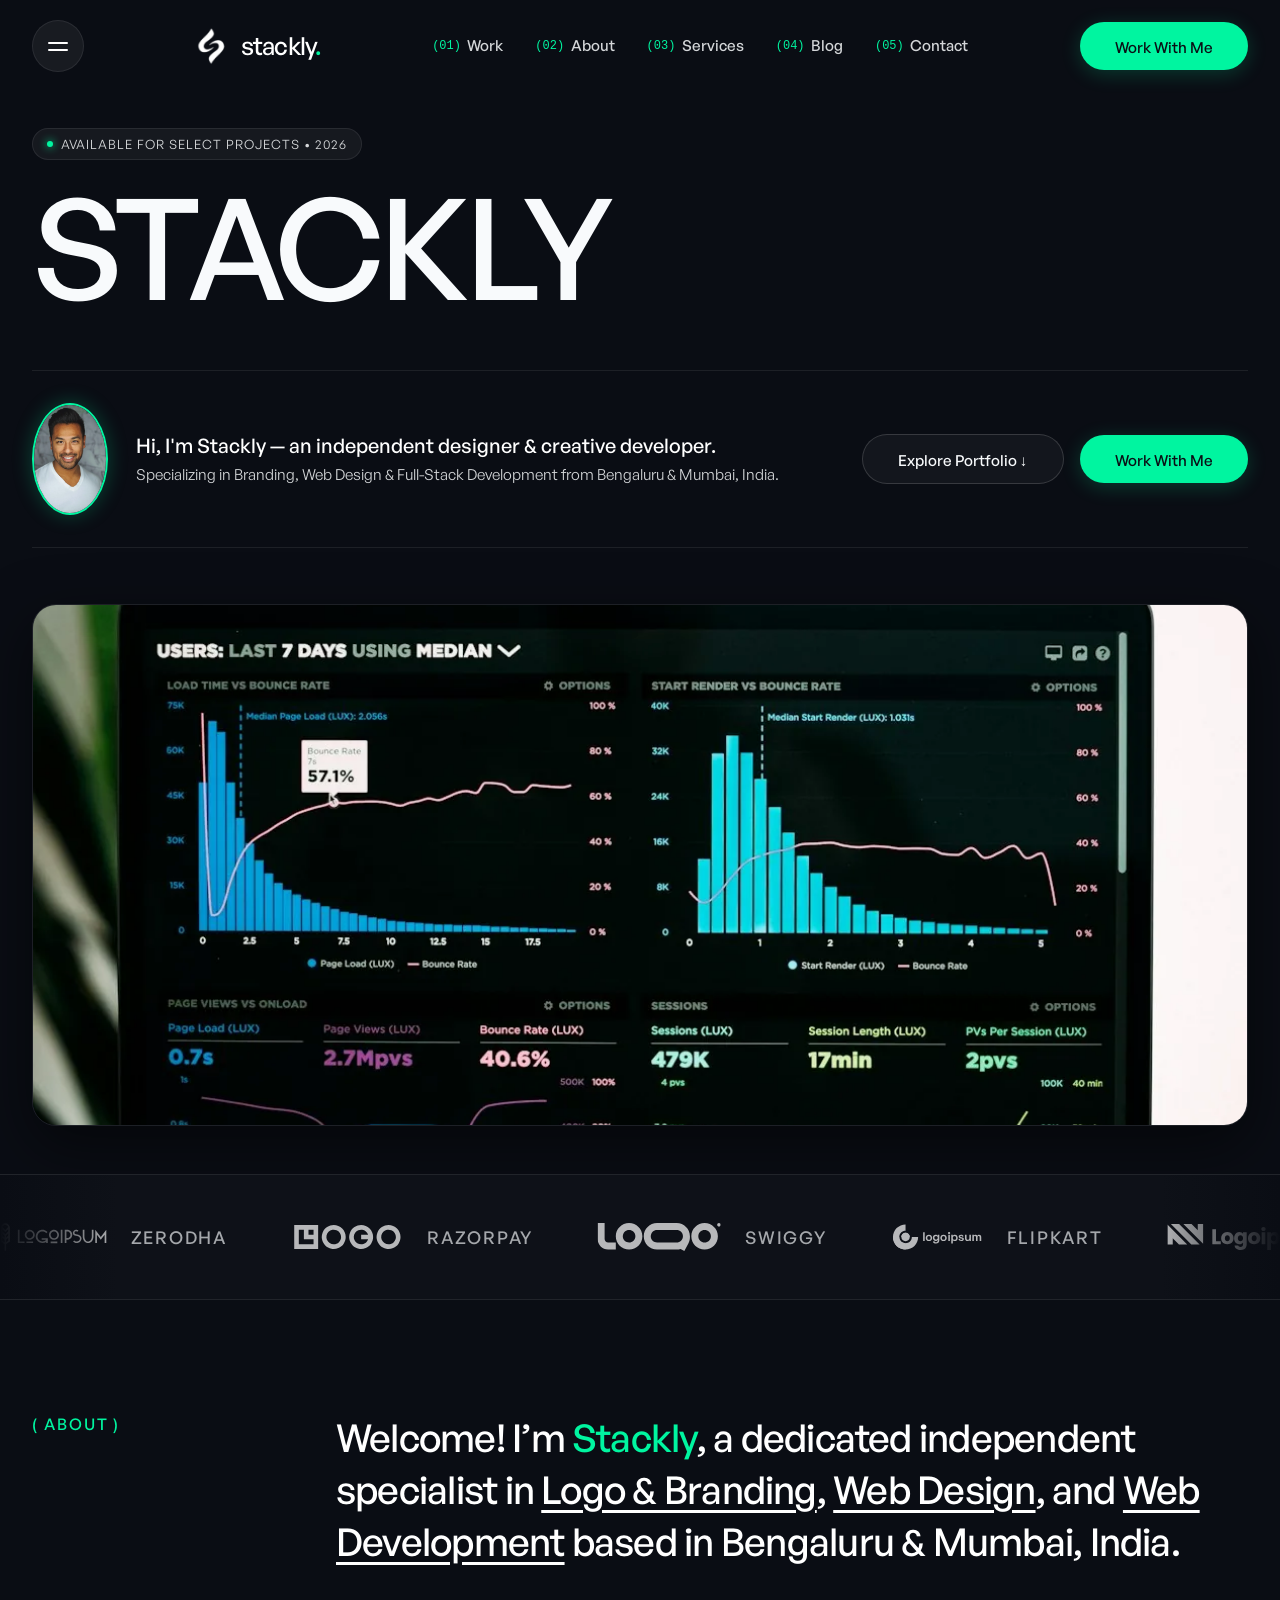
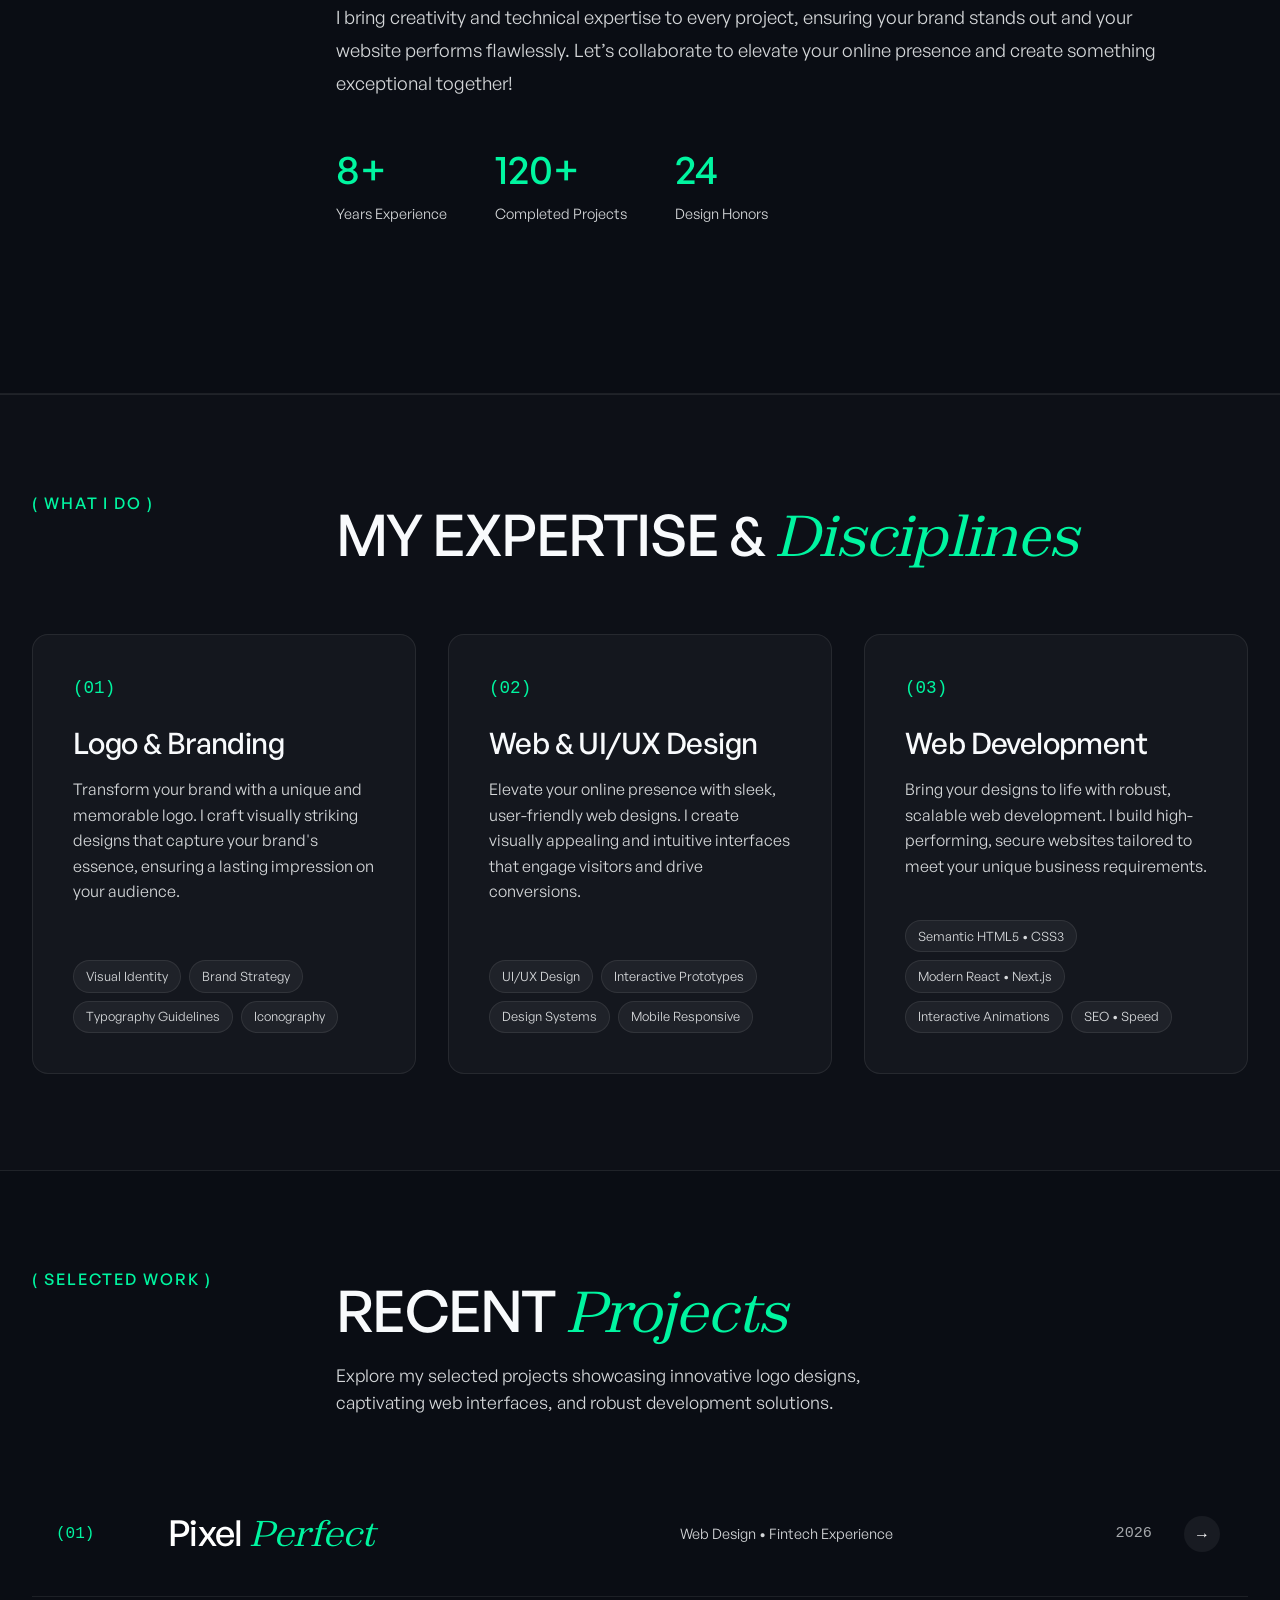
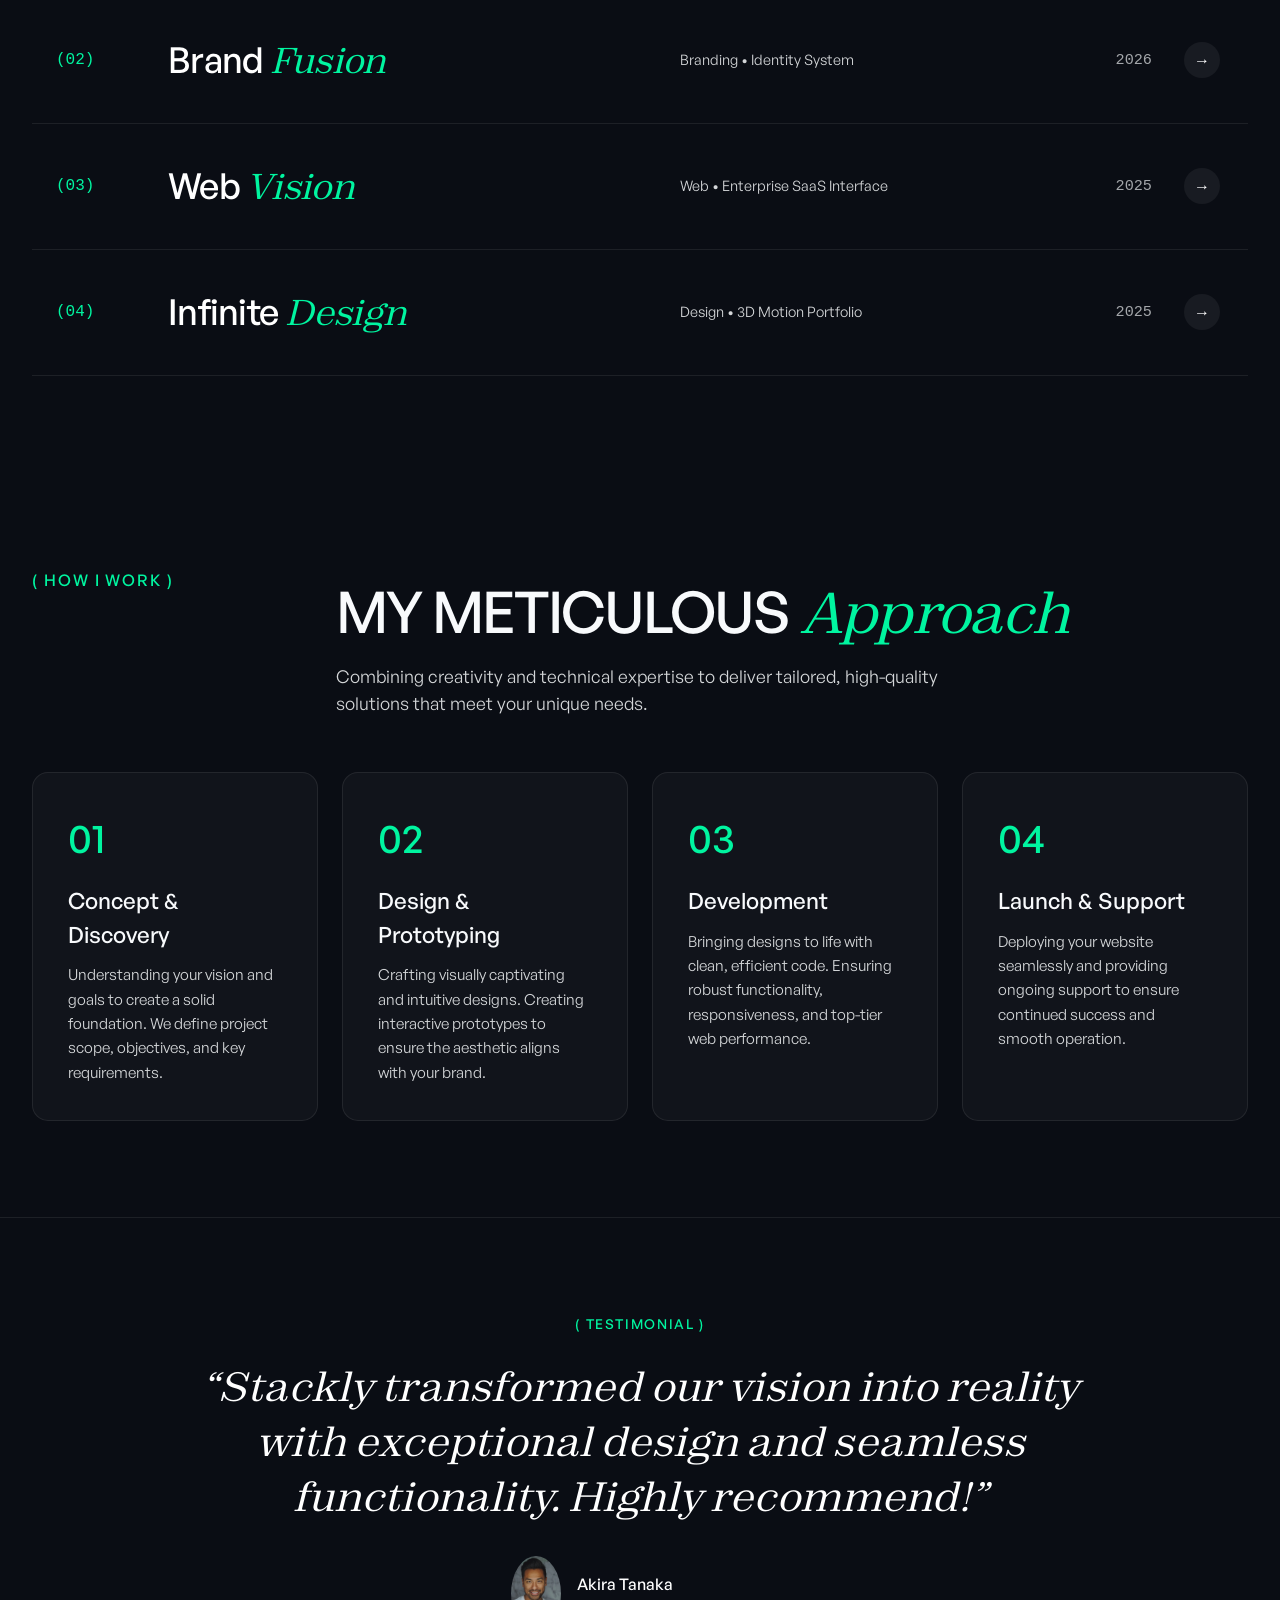
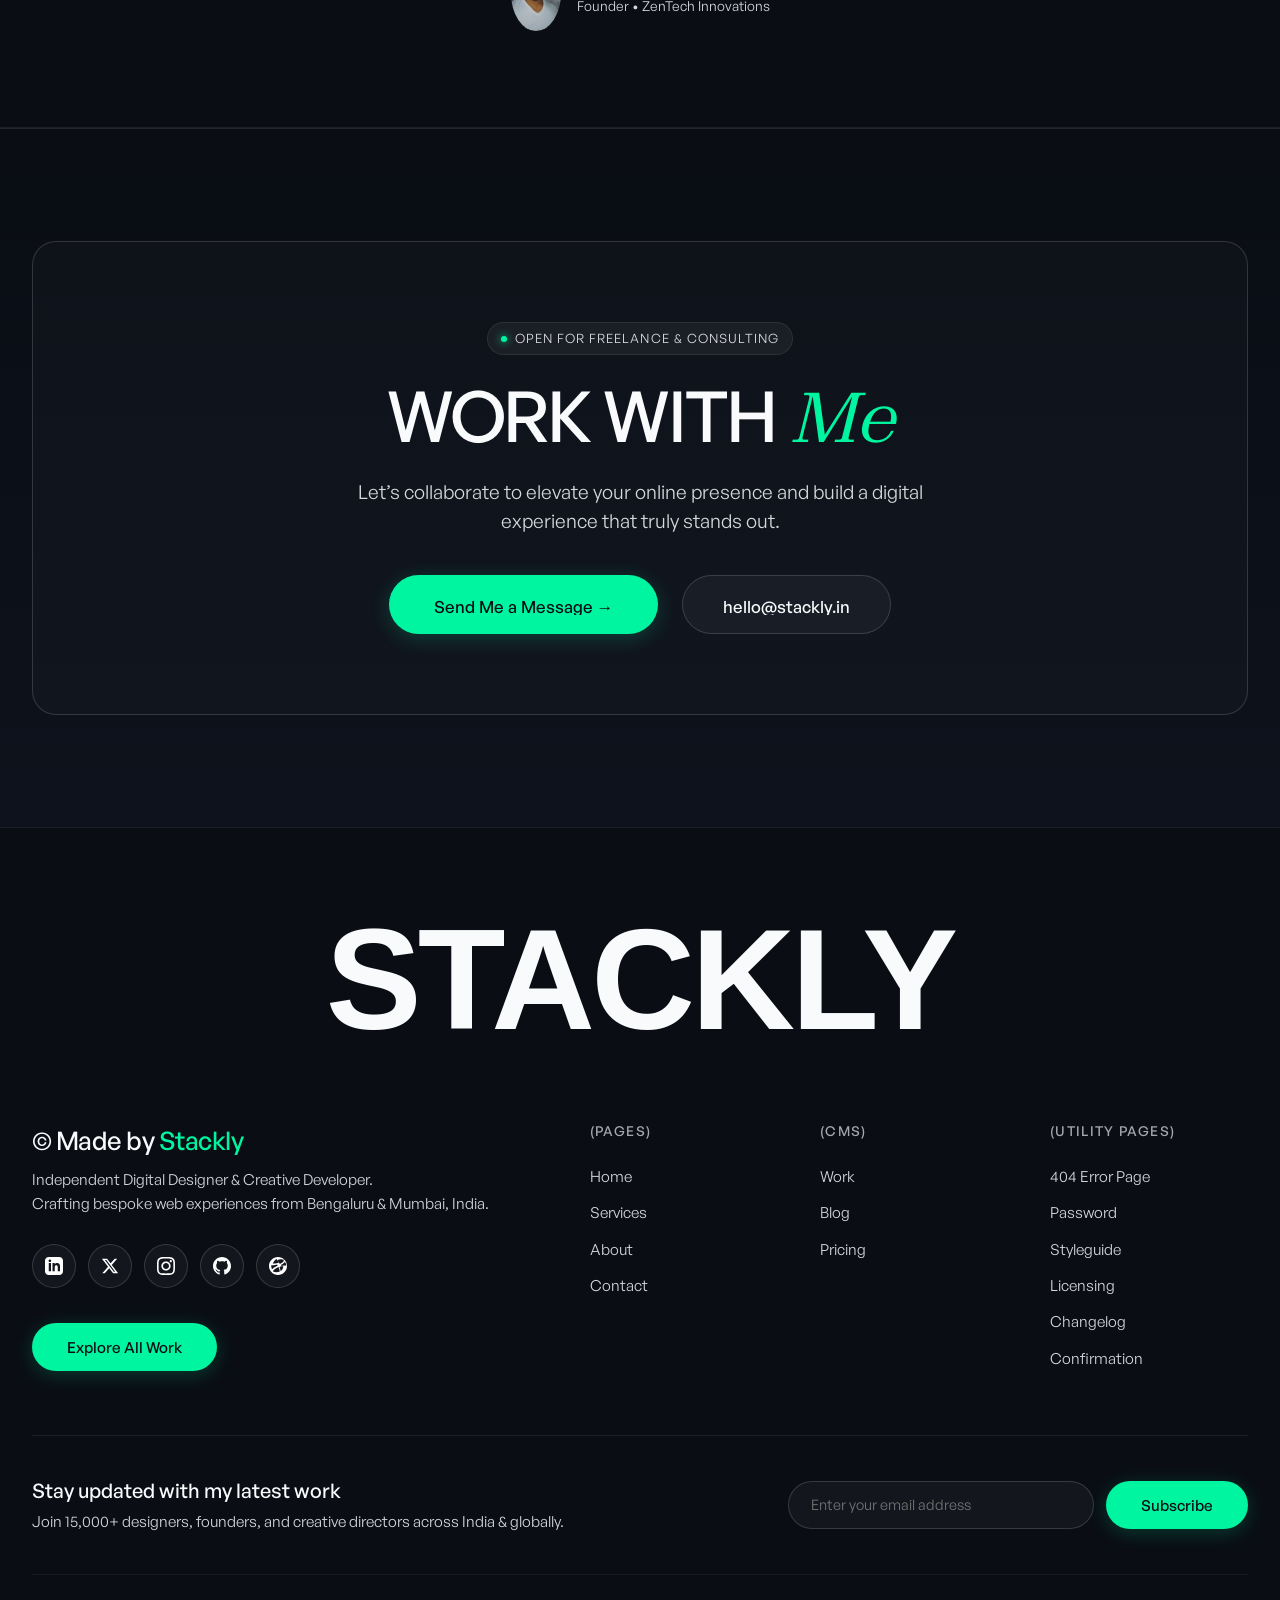
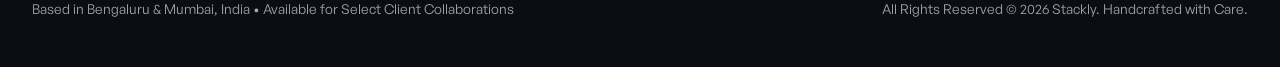
<file: index.html>
<!DOCTYPE html>
<html lang="en">
<head>
  <meta charset="UTF-8" />
  <meta name="viewport" content="width=device-width, initial-scale=1.0" />
  <title>Stackly</title>
  <meta name="description" content="Personal portfolio of Stackly, an independent digital designer and creative developer crafting bespoke web experiences, brand identities, and digital products in India." />
    <link rel="stylesheet" href="css/style.css" />
  <!-- Dedicated Separate Media Query CSS for Each Screen Breakpoint -->
  <link rel="stylesheet" href="css/screens/screen-320px.css" media="screen and (max-width: 320px)" />
  <link rel="stylesheet" href="css/screens/screen-375px.css" media="screen and (min-width: 321px) and (max-width: 375px)" />
  <link rel="stylesheet" href="css/screens/screen-480px.css" media="screen and (min-width: 376px) and (max-width: 480px)" />
  <link rel="stylesheet" href="css/screens/screen-576px.css" media="screen and (min-width: 481px) and (max-width: 576px)" />
  <link rel="stylesheet" href="css/screens/screen-768px.css" media="screen and (min-width: 577px) and (max-width: 768px)" />
  <link rel="stylesheet" href="css/screens/screen-1024px.css" media="screen and (min-width: 769px) and (max-width: 1024px)" />
  <link rel="stylesheet" href="css/screens/screen-1200px.css" media="screen and (min-width: 1025px) and (max-width: 1200px)" />
  <link rel="stylesheet" href="css/screens/screen-1440px.css" media="screen and (min-width: 1201px) and (max-width: 1440px)" />
  <link rel="stylesheet" href="css/screens/screen-wide.css" media="screen and (min-width: 1441px)" />
</head>
<body>
  <header class="header">
    <div class="header-container">
      <button class="menu-toggle" aria-label="Toggle Navigation Menu">
        <span class="menu-toggle-line"></span>
        <span class="menu-toggle-line"></span>
      </button>

      <a href="index.html" class="header-logo" aria-label="Stackly Personal Portfolio">
        <img src="images/logo.webp" alt="Stackly Logo" class="header-logo-image" width="38" height="42" />
        <span class="header-logo-text">stackly<span class="logo-dot">.</span></span>
      </a>

      <nav class="header-nav" aria-label="Primary Navigation">
        <a href="work.html" class="header-nav-link"><span>(01)</span> Work</a>
        <a href="about.html" class="header-nav-link"><span>(02)</span> About</a>
        <a href="services.html" class="header-nav-link"><span>(03)</span> Services</a>
        <a href="blog.html" class="header-nav-link"><span>(04)</span> Blog</a>
        <a href="contact.html" class="header-nav-link"><span>(05)</span> Contact</a>
      </nav>

      <div class="header-actions">
        <a href="contact.html" class="btn-flip btn-flip-primary">
          <span class="btn-flip-text-wrap">
            <span class="btn-flip-text">Work With Me</span>
            <span class="btn-flip-text-hover">Work With Me</span>
          </span>
        </a>
      </div>
    </div>
  </header>

  <!-- Fullscreen Slide-Down Drawer Menu -->
  <div class="menu-drawer" role="dialog" aria-modal="true" aria-label="Main Navigation">
    <div class="menu-drawer-top">
      <div class="menu-drawer-top-status">
        <span class="pulse-dot"></span> Available for Select Q1/Q2 2026 Projects
      </div>
      <button class="drawer-close-btn" id="drawerCloseBtn" aria-label="Close navigation menu">
        <span class="drawer-close-text">CLOSE MENU</span>
        <span class="drawer-close-icon"><svg class="drawer-close-icon" width="13" height="13" viewBox="0 0 24 24" fill="none" stroke="currentColor" stroke-width="2.5" stroke-linecap="round" stroke-linejoin="round" style="display: inline-block; vertical-align: middle;"><line x1="18" y1="6" x2="6" y2="18"></line><line x1="6" y1="6" x2="18" y2="18"></line></svg></span>
      </button>
    </div>

    <div class="menu-drawer-content">
      <nav class="menu-drawer-nav">
        <a href="work.html" class="menu-drawer-item">
          <span class="num">(01)</span>
          <span class="item-text">Work</span>
          <span class="item-tag">Portfolio &amp; Case Studies</span>
        </a>
        <a href="about.html" class="menu-drawer-item">
          <span class="num">(02)</span>
          <span class="item-text">About</span>
          <span class="item-tag">Story &amp; Philosophy</span>
        </a>
        <a href="services.html" class="menu-drawer-item">
          <span class="num">(03)</span>
          <span class="item-text">Services</span>
          <span class="item-tag">Capabilities &amp; Pricing</span>
        </a>
        <a href="blog.html" class="menu-drawer-item">
          <span class="num">(04)</span>
          <span class="item-text">Blog</span>
          <span class="item-tag">Articles &amp; Journal</span>
        </a>
        <a href="contact.html" class="menu-drawer-item">
          <span class="num">(05)</span>
          <span class="item-text">Contact</span>
          <span class="item-tag">Start a Collaboration</span>
        </a>
      </nav>

      <div class="menu-drawer-aside">
        <div class="menu-drawer-aside-block">
          <div class="drawer-aside-label">Direct Inquiry</div>
          <a href="mailto:hello@stackly.in" class="drawer-aside-email">hello@stackly.in</a>
          <div class="drawer-aside-sub">Replies typically within 24 hours</div>
        </div>

        <div class="menu-drawer-aside-block">
          <div class="drawer-aside-label">Studio Locations</div>
          <div class="drawer-aside-val">Bengaluru &bull; Indiranagar &bull; Karnataka</div>
          <div class="drawer-aside-val">Mumbai &bull; Bandra West &bull; Maharashtra</div>
        </div>

        <div class="menu-drawer-aside-block">
          <div class="drawer-aside-label">Social Ecosystem</div>
          <div class="drawer-social-pills">
            <a href="404.html" class="drawer-social-pill">X / Twitter</a>
            <a href="404.html" class="drawer-social-pill">LinkedIn</a>
            <a href="404.html" class="drawer-social-pill">GitHub</a>
            <a href="404.html" class="drawer-social-pill">Instagram</a>
            <a href="404.html" class="drawer-social-pill">Dribbble</a>
          </div>
        </div>
      </div>
    </div>

    <div class="menu-drawer-footer">
      <div class="drawer-footer-left">
        <strong>Stackly</strong> &bull; Independent Digital Designer &amp; Creative Developer &bull; Bengaluru &amp; Mumbai, India
      </div>
      <div class="drawer-footer-right">
        <span>IST (GMT+5:30) &bull; © 2026 Stackly</span>
      </div>
    </div>
  </div>

  <main>
    <!-- HERO SECTION (YUKI PERSONAL HERO) -->
    <section class="hero" style="min-height: 85vh; padding-top: 8rem; padding-bottom: 3rem;">
      <div class="container-wide">
        <!-- Giant Personal Name Headline -->
        <div style="margin-bottom: 3.5rem;">
          <div class="meta-pill" style="margin-bottom: 1.25rem;">
            <span class="dot"></span> Available for Select Projects &bull; 2026
          </div>
          <h1 class="hero-title-giant" style="font-size: clamp(3.8rem, 12vw, 13rem); letter-spacing: -0.04em; margin-bottom: 0;">
            STACKLY
          </h1>
        </div>

        <!-- Personal Bio Bar with Author Avatar -->
        <div style="display: flex; justify-content: space-between; align-items: center; flex-wrap: wrap; gap: 2rem; padding: 2rem 0; border-top: 1px solid var(--border-light); border-bottom: 1px solid var(--border-light);">
          <div style="display: flex; align-items: center; gap: 1.75rem;">
            <img src="images/author.webp" alt="Stackly — Digital Designer" width="76" height="76" style="border-radius: 50%; border: 2px solid var(--accent-primary); box-shadow: 0 0 20px rgba(0, 245, 160, 0.25);" />
            <div>
              <div style="font-size: 1.25rem; font-weight: 500; color: #FFFFFF; line-height: 1.4;">
                Hi, I'm Stackly — an independent designer &amp; creative developer.
              </div>
              <div style="font-size: 0.95rem; color: var(--text-muted); margin-top: 0.25rem;">
                Specializing in Branding, Web Design &amp; Full-Stack Development from Bengaluru &amp; Mumbai, India.
              </div>
            </div>
          </div>

          <div style="display: flex; gap: 1rem; align-items: center;">
            <a href="#home-about" class="btn-flip btn-flip-outline">
              <span class="btn-flip-text-wrap">
                <span class="btn-flip-text">Explore Portfolio &darr;</span>
                <span class="btn-flip-text-hover">Explore Portfolio &darr;</span>
              </span>
            </a>
            <a href="contact.html" class="btn-flip btn-flip-primary">
              <span class="btn-flip-text-wrap">
                <span class="btn-flip-text">Work With Me</span>
                <span class="btn-flip-text-hover">Work With Me</span>
              </span>
            </a>
          </div>
        </div>

        <!-- Hero Media Banner Showcase -->
        <div class="hero-media-wrapper" style="margin-top: 3.5rem;">
          <img src="images/home-hero-03.webp" alt="Stackly Design Preview" width="1600" height="520" loading="eager" />
        </div>
      </div>
    </section>

    <!-- CLIENT LOGO MARQUEE TICKER -->
    <section class="marquee-section" aria-label="Clients and Brands I've Worked With">
      <div class="marquee-track">
        <div class="marquee-item"><img src="images/client-logo-01.svg" alt="Zerodha" /> <span>Zerodha</span></div>
        <div class="marquee-item"><img src="images/client-logo-02.svg" alt="Razorpay" /> <span>Razorpay</span></div>
        <div class="marquee-item"><img src="images/client-logo-03.svg" alt="Swiggy" /> <span>Swiggy</span></div>
        <div class="marquee-item"><img src="images/client-logo-04.svg" alt="Flipkart" /> <span>Flipkart</span></div>
        <div class="marquee-item"><img src="images/client-logo-05.svg" alt="Cred" /> <span>Cred</span></div>
        <div class="marquee-item"><img src="images/client-logo-06.svg" alt="Tata Digital" /> <span>Tata Digital</span></div>
        <!-- Repeat for continuous ticker -->
        <div class="marquee-item"><img src="images/client-logo-01.svg" alt="Zerodha" /> <span>Zerodha</span></div>
        <div class="marquee-item"><img src="images/client-logo-02.svg" alt="Razorpay" /> <span>Razorpay</span></div>
        <div class="marquee-item"><img src="images/client-logo-03.svg" alt="Swiggy" /> <span>Swiggy</span></div>
        <div class="marquee-item"><img src="images/client-logo-04.svg" alt="Flipkart" /> <span>Flipkart</span></div>
        <div class="marquee-item"><img src="images/client-logo-05.svg" alt="Cred" /> <span>Cred</span></div>
        <div class="marquee-item"><img src="images/client-logo-06.svg" alt="Tata Digital" /> <span>Tata Digital</span></div>
      </div>
    </section>

    <!-- SECTION: ABOUT (YUKI EXACT PERSONAL STRUCTURE) -->
    <section id="home-about" style="padding: 7rem 0; border-bottom: 1px solid var(--border-light);">
      <div class="container-wide">
        <div class="home-section-grid">
          <div>
            <div class="meta-label" style="font-size: 1rem; color: var(--accent-primary);">( About )</div>
          </div>
          <div>
            <p style="font-size: clamp(1.6rem, 3vw, 2.6rem); font-weight: 500; line-height: 1.35; letter-spacing: -0.02em; color: #FFFFFF; margin-bottom: 2rem;">
              Welcome! I’m <span style="color: var(--accent-primary);">Stackly</span>, a dedicated independent specialist in <a href="services.html" style="text-decoration: underline; text-underline-offset: 6px;">Logo &amp; Branding</a>, <a href="services.html" style="text-decoration: underline; text-underline-offset: 6px;">Web Design</a>, and <a href="services.html" style="text-decoration: underline; text-underline-offset: 6px;">Web Development</a> based in Bengaluru &amp; Mumbai, India.
            </p>
            <p style="font-size: 1.15rem; color: var(--text-muted); line-height: 1.8; max-width: 820px; margin-bottom: 2.5rem;">
              I bring creativity and technical expertise to every project, ensuring your brand stands out and your website performs flawlessly. Let’s collaborate to elevate your online presence and create something exceptional together!
            </p>
            <div style="display: flex; gap: 3rem; flex-wrap: wrap;">
              <div>
                <div style="font-size: 2.5rem; font-weight: 600; color: var(--accent-primary);">8+</div>
                <div style="color: var(--text-muted); font-size: 0.9rem; margin-top: 0.25rem;">Years Experience</div>
              </div>
              <div>
                <div style="font-size: 2.5rem; font-weight: 600; color: var(--accent-primary);">120+</div>
                <div style="color: var(--text-muted); font-size: 0.9rem; margin-top: 0.25rem;">Completed Projects</div>
              </div>
              <div>
                <div style="font-size: 2.5rem; font-weight: 600; color: var(--accent-primary);">24</div>
                <div style="color: var(--text-muted); font-size: 0.9rem; margin-top: 0.25rem;">Design Honors</div>
              </div>
            </div>
          </div>
        </div>
      </div>
    </section>

    <!-- SECTION: WHAT I DO (SERVICES) -->
    <section id="home-services" class="services-section">
      <div class="container-wide">
        <div class="home-section-grid">
          <div>
            <div class="meta-label" style="font-size: 1rem; color: var(--accent-primary);">( What I do )</div>
          </div>
          <div>
            <h2 class="section-title">MY EXPERTISE &amp; <em>Disciplines</em></h2>
          </div>
        </div>

        <div class="services-grid">
          <div class="service-card">
            <div class="service-num">(01)</div>
            <h3 class="service-title">Logo &amp; Branding</h3>
            <p class="service-desc">
              Transform your brand with a unique and memorable logo. I craft visually striking designs that capture your brand's essence, ensuring a lasting impression on your audience.
            </p>
            <div class="service-tags">
              <span class="service-tag">Visual Identity</span>
              <span class="service-tag">Brand Strategy</span>
              <span class="service-tag">Typography Guidelines</span>
              <span class="service-tag">Iconography</span>
            </div>
          </div>

          <div class="service-card">
            <div class="service-num">(02)</div>
            <h3 class="service-title">Web &amp; UI/UX Design</h3>
            <p class="service-desc">
              Elevate your online presence with sleek, user-friendly web designs. I create visually appealing and intuitive interfaces that engage visitors and drive conversions.
            </p>
            <div class="service-tags">
              <span class="service-tag">UI/UX Design</span>
              <span class="service-tag">Interactive Prototypes</span>
              <span class="service-tag">Design Systems</span>
              <span class="service-tag">Mobile Responsive</span>
            </div>
          </div>

          <div class="service-card">
            <div class="service-num">(03)</div>
            <h3 class="service-title">Web Development</h3>
            <p class="service-desc">
              Bring your designs to life with robust, scalable web development. I build high-performing, secure websites tailored to meet your unique business requirements.
            </p>
            <div class="service-tags">
              <span class="service-tag">Semantic HTML5 &bull; CSS3</span>
              <span class="service-tag">Modern React &bull; Next.js</span>
              <span class="service-tag">Interactive Animations</span>
              <span class="service-tag">SEO &bull; Speed</span>
            </div>
          </div>
        </div>
      </div>
    </section>

    <!-- SECTION: SELECTED WORK (INTERACTIVE PROJECT HOVER STRIPS) -->
    <section id="home-work" class="projects-section">
      <div class="container-wide">
        <div class="home-section-grid">
          <div>
            <div class="meta-label" style="font-size: 1rem; color: var(--accent-primary);">( Selected Work )</div>
          </div>
          <div>
            <h2 class="section-title">RECENT <em>Projects</em></h2>
            <p style="color: var(--text-muted); font-size: 1.1rem; margin-top: 0.5rem; max-width: 600px;">
              Explore my selected projects showcasing innovative logo designs, captivating web interfaces, and robust development solutions.
            </p>
          </div>
        </div>

        <div class="project-list">
          <!-- Project 01 -->
          <a href="work.html" class="project-row" data-category="web">
            <div class="project-row-content">
              <span class="project-index">(01)</span>
              <h3 class="project-name">Pixel <em>Perfect</em></h3>
              <span class="project-tags">Web Design &bull; Fintech Experience</span>
              <span class="project-year">2026</span>
              <div class="project-arrow">&rarr;</div>
            </div>
            <div class="project-hover-ribbon" aria-hidden="true">
              <div class="project-hover-track">
                <img src="images/project-01-preview-01.webp" alt="Pixel Perfect" class="project-hover-thumb" />
                <img src="images/project-01-preview-02.webp" alt="Pixel Perfect" class="project-hover-thumb" />
                <img src="images/project-01-preview-01.webp" alt="Pixel Perfect" class="project-hover-thumb" />
                <img src="images/project-01-preview-02.webp" alt="Pixel Perfect" class="project-hover-thumb" />
              </div>
            </div>
          </a>

          <!-- Project 02 -->
          <a href="work.html" class="project-row" data-category="branding">
            <div class="project-row-content">
              <span class="project-index">(02)</span>
              <h3 class="project-name">Brand <em>Fusion</em></h3>
              <span class="project-tags">Branding &bull; Identity System</span>
              <span class="project-year">2026</span>
              <div class="project-arrow">&rarr;</div>
            </div>
            <div class="project-hover-ribbon" aria-hidden="true">
              <div class="project-hover-track">
                <img src="images/project-02-preview-01.webp" alt="Brand Fusion" class="project-hover-thumb" />
                <img src="images/project-02-preview-02.webp" alt="Brand Fusion" class="project-hover-thumb" />
                <img src="images/project-02-preview-01.webp" alt="Brand Fusion" class="project-hover-thumb" />
                <img src="images/project-02-preview-02.webp" alt="Brand Fusion" class="project-hover-thumb" />
              </div>
            </div>
          </a>

          <!-- Project 03 -->
          <a href="work.html" class="project-row" data-category="web">
            <div class="project-row-content">
              <span class="project-index">(03)</span>
              <h3 class="project-name">Web <em>Vision</em></h3>
              <span class="project-tags">Web &bull; Enterprise SaaS Interface</span>
              <span class="project-year">2025</span>
              <div class="project-arrow">&rarr;</div>
            </div>
            <div class="project-hover-ribbon" aria-hidden="true">
              <div class="project-hover-track">
                <img src="images/project-03-preview-01.webp" alt="Web Vision" class="project-hover-thumb" />
                <img src="images/project-03-preview-02.webp" alt="Web Vision" class="project-hover-thumb" />
                <img src="images/project-03-preview-01.webp" alt="Web Vision" class="project-hover-thumb" />
                <img src="images/project-03-preview-02.webp" alt="Web Vision" class="project-hover-thumb" />
              </div>
            </div>
          </a>

          <!-- Project 04 -->
          <a href="work.html" class="project-row" data-category="design">
            <div class="project-row-content">
              <span class="project-index">(04)</span>
              <h3 class="project-name">Infinite <em>Design</em></h3>
              <span class="project-tags">Design &bull; 3D Motion Portfolio</span>
              <span class="project-year">2025</span>
              <div class="project-arrow">&rarr;</div>
            </div>
            <div class="project-hover-ribbon" aria-hidden="true">
              <div class="project-hover-track">
                <img src="images/project-04-preview-01.webp" alt="Infinite Design" class="project-hover-thumb" />
                <img src="images/project-04-preview-02.webp" alt="Infinite Design" class="project-hover-thumb" />
                <img src="images/project-04-preview-01.webp" alt="Infinite Design" class="project-hover-thumb" />
                <img src="images/project-04-preview-02.webp" alt="Infinite Design" class="project-hover-thumb" />
              </div>
            </div>
          </a>
        </div>
      </div>
    </section>

    <!-- SECTION: HOW I WORK (PROCESS) -->
    <section id="home-process" class="process-section">
      <div class="container-wide">
        <div class="home-section-grid">
          <div>
            <div class="meta-label" style="font-size: 1rem; color: var(--accent-primary);">( How I work )</div>
          </div>
          <div>
            <h2 class="section-title">MY METICULOUS <em>Approach</em></h2>
            <p style="color: var(--text-muted); font-size: 1.1rem; margin-top: 0.5rem; max-width: 620px;">
              Combining creativity and technical expertise to deliver tailored, high-quality solutions that meet your unique needs.
            </p>
          </div>
        </div>

        <div class="process-grid">
          <div class="process-card">
            <div class="process-step-num">01</div>
            <h3 class="process-step-title">Concept &amp; Discovery</h3>
            <p class="process-step-desc">
              Understanding your vision and goals to create a solid foundation. We define project scope, objectives, and key requirements.
            </p>
          </div>
          <div class="process-card">
            <div class="process-step-num">02</div>
            <h3 class="process-step-title">Design &amp; Prototyping</h3>
            <p class="process-step-desc">
              Crafting visually captivating and intuitive designs. Creating interactive prototypes to ensure the aesthetic aligns with your brand.
            </p>
          </div>
          <div class="process-card">
            <div class="process-step-num">03</div>
            <h3 class="process-step-title">Development</h3>
            <p class="process-step-desc">
              Bringing designs to life with clean, efficient code. Ensuring robust functionality, responsiveness, and top-tier web performance.
            </p>
          </div>
          <div class="process-card">
            <div class="process-step-num">04</div>
            <h3 class="process-step-title">Launch &amp; Support</h3>
            <p class="process-step-desc">
              Deploying your website seamlessly and providing ongoing support to ensure continued success and smooth operation.
            </p>
          </div>
        </div>
      </div>
    </section>

    <!-- SECTION: CLIENT TESTIMONIAL -->
    <section style="padding: 6rem 0; border-top: 1px solid var(--border-light); border-bottom: 1px solid var(--border-light);">
      <div class="container">
        <div style="text-align: center; max-width: 900px; margin: 0 auto;">
          <div class="meta-label" style="margin-bottom: 1.5rem; color: var(--accent-primary);">( Testimonial )</div>
          <blockquote style="font-size: clamp(1.8rem, 3.2vw, 2.8rem); font-family: var(--font-serif); font-style: italic; line-height: 1.35; color: #FFFFFF; margin-bottom: 2rem;">
            &ldquo;Stackly transformed our vision into reality with exceptional design and seamless functionality. Highly recommend!&rdquo;
          </blockquote>
          <div style="display: flex; align-items: center; justify-content: center; gap: 1rem;">
            <img src="images/author.webp" alt="Client Avatar" width="50" height="50" style="border-radius: 50%; opacity: 0.8;" />
            <div style="text-align: left;">
              <div style="font-weight: 600; color: #FFFFFF;">Akira Tanaka</div>
              <div style="font-size: 0.85rem; color: var(--text-muted);">Founder &bull; ZenTech Innovations</div>
            </div>
          </div>
        </div>
      </div>
    </section>

    <!-- SECTION: WORK WITH ME (EDITORIAL CTA) -->
    <section class="cta-banner">
      <div class="container">
        <div class="cta-box">
          <div class="meta-pill" style="margin-bottom: 1.5rem;">
            <span class="dot"></span> Open for Freelance &amp; Consulting
          </div>
          <h2 class="cta-title">WORK WITH <em>Me</em></h2>
          <p class="cta-desc">
            Let’s collaborate to elevate your online presence and build a digital experience that truly stands out.
          </p>
          <div style="display: flex; gap: 1.5rem; justify-content: center; flex-wrap: wrap;">
            <a href="contact.html" class="btn-flip btn-flip-primary" style="font-size: 1.05rem; padding: 1.1rem 2.8rem;">
              <span class="btn-flip-text-wrap">
                <span class="btn-flip-text">Send Me a Message &rarr;</span>
                <span class="btn-flip-text-hover">Send Me a Message &rarr;</span>
              </span>
            </a>
            <a href="mailto:hello@stackly.in" class="btn-flip btn-flip-outline" style="font-size: 1.05rem; padding: 1.1rem 2.5rem;">
              <span class="btn-flip-text-wrap">
                <span class="btn-flip-text">hello@stackly.in</span>
                <span class="btn-flip-text-hover">hello@stackly.in</span>
              </span>
            </a>
          </div>
        </div>
      </div>
    </section>
  </main>

  <footer class="footer">
    <div class="container-wide">
      <div class="footer-marquee-wrap">
        <img src="images/headline-footer.svg" alt="Stackly Headline" class="footer-marquee-img" loading="lazy" />
      </div>

      <div class="footer-grid">
        <div class="footer-left">
          <div>
            <h3 class="footer-brand-title">© Made by <a href="about.html" style="color: var(--accent-primary);">Stackly</a></h3>
            <p class="footer-studio-info">
              Independent Digital Designer &amp; Creative Developer.<br />
              Crafting bespoke web experiences from Bengaluru &amp; Mumbai, India.
            </p>
          </div>

          <div class="footer-social-row">
            <a href="404.html" class="footer-social-btn" aria-label="LinkedIn" title="LinkedIn">
              <svg viewBox="0 0 24 24"><path d="M19 0h-14c-2.761 0-5 2.239-5 5v14c0 2.761 2.239 5 5 5h14c2.762 0 5-2.239 5-5v-14c0-2.761-2.238-5-5-5zm-11 19h-3v-11h3v11zm-1.5-12.268c-.966 0-1.75-.79-1.75-1.764s.784-1.764 1.75-1.764 1.75.79 1.75 1.764-.783 1.764-1.75 1.764zm13.5 12.268h-3v-5.604c0-3.368-4-3.113-4 0v5.604h-3v-11h3v1.765c1.396-2.586 7-2.777 7 2.476v6.759z"/></svg>
            </a>
            <a href="404.html" class="footer-social-btn" aria-label="X / Twitter" title="X / Twitter">
              <svg viewBox="0 0 24 24"><path d="M18.244 2.25h3.308l-7.227 8.26 8.502 11.24H16.17l-5.214-6.817L4.99 21.75H1.68l7.73-8.835L1.254 2.25H8.08l4.713 6.231zm-1.161 17.52h1.833L7.084 4.126H5.117z"/></svg>
            </a>
            <a href="404.html" class="footer-social-btn" aria-label="Instagram" title="Instagram">
              <svg viewBox="0 0 24 24"><path d="M12 2.163c3.204 0 3.584.012 4.85.07 3.252.148 4.771 1.691 4.919 4.919.058 1.265.069 1.645.069 4.849 0 3.205-.012 3.584-.069 4.849-.149 3.225-1.664 4.771-4.919 4.919-1.266.058-1.644.07-4.85.07-3.204 0-3.584-.012-4.849-.07-3.26-.149-4.771-1.699-4.919-4.92-.058-1.265-.07-1.644-.07-4.849 0-3.204.013-3.583.07-4.849.149-3.227 1.664-4.771 4.919-4.919 1.266-.057 1.645-.069 4.849-.069zm0-2.163c-3.259 0-3.667.014-4.947.072-4.358.2-6.78 2.618-6.98 6.98-.059 1.281-.073 1.689-.073 4.948 0 3.259.014 3.668.072 4.948.2 4.358 2.618 6.78 6.98 6.98 1.281.058 1.689.072 4.948.072 3.259 0 3.668-.014 4.948-.072 4.354-.2 6.782-2.618 6.979-6.98.059-1.28.073-1.689.073-4.948 0-3.259-.014-3.667-.072-4.947-.196-4.354-2.617-6.78-6.979-6.98-1.281-.059-1.69-.073-4.949-.073zm0 5.838c-3.403 0-6.162 2.759-6.162 6.162s2.759 6.163 6.162 6.163 6.162-2.759 6.162-6.163c0-3.403-2.759-6.162-6.162-6.162zm0 10.162c-2.209 0-4-1.79-4-4 0-2.209 1.791-4 4-4s4 1.791 4 4c0 2.21-1.791 4-4 4zm6.406-11.845c-.796 0-1.441.645-1.441 1.44s.645 1.44 1.441 1.44c.795 0 1.439-.645 1.439-1.44s-.644-1.44-1.439-1.44z"/></svg>
            </a>
            <a href="404.html" class="footer-social-btn" aria-label="GitHub" title="GitHub">
              <svg viewBox="0 0 24 24"><path d="M12 0c-6.626 0-12 5.373-12 12 0 5.302 3.438 9.8 8.207 11.387.599.111.793-.261.793-.577v-2.234c-3.338.726-4.033-1.416-4.033-1.416-.546-1.387-1.333-1.756-1.333-1.756-1.089-.745.083-.729.083-.729 1.205.084 1.839 1.237 1.839 1.237 1.07 1.834 2.807 1.304 3.492.997.107-.775.418-1.305.762-1.604-2.665-.305-5.467-1.334-5.467-5.931 0-1.311.469-2.381 1.236-3.221-.124-.303-.535-1.524.117-3.176 0 0 1.008-.322 3.301 1.23.957-.266 1.983-.399 3.003-.404 1.02.005 2.047.138 3.006.404 2.291-1.552 3.297-1.23 3.297-1.23.653 1.653.242 2.874.118 3.176.77.84 1.235 1.911 1.235 3.221 0 4.609-2.807 5.624-5.479 5.921.43.372.823 1.102.823 2.222v3.293c0 .319.192.694.801.576 4.765-1.589 8.199-6.086 8.199-11.386 0-6.627-5.373-12-12-12z"/></svg>
            </a>
            <a href="404.html" class="footer-social-btn" aria-label="Dribbble" title="Dribbble">
              <svg viewBox="0 0 24 24"><path d="M12 0c-6.627 0-12 5.373-12 12s5.373 12 12 12 12-5.373 12-12-5.373-12-12-12zm10.193 11.237c-.328-.024-2.812-.178-5.549.927-.221-.497-.457-1.003-.706-1.513 3.656-1.543 5.093-3.664 5.215-3.856 1.139 1.272 1.836 2.824 1.836 4.442h-.796zm-2.617-5.597c-.179.255-1.579 2.186-5.048 3.642-1.39-2.529-2.923-4.789-3.324-5.367 1.488-.563 3.111-.877 4.807-.877 1.341 0 2.614.288 3.565.602zm-9.593-3.084c.389.554 1.896 2.767 3.287 5.267-3.923 1.171-7.854 1.156-8.291 1.154 1.054-2.946 3.003-5.32 5.004-6.421zm-6.983 8.444c.483.003 3.968.014 7.747-.985.25.518.487 1.031.708 1.536-3.834 1.353-7.234 4.544-7.469 4.773-.67-1.484-1.036-3.116-1.036-4.824 0-.171.018-.336.05-.5zm2.748 6.786c.277-.282 3.324-3.213 7.027-4.484 1.066 2.735 1.543 5.379 1.666 6.136-1.406.666-2.983 1.042-4.654 1.042-1.539 0-2.996-.328-4.039-.694zm9.897 1.343c-.143-.836-.619-3.298-1.624-5.918 2.508-.996 4.793-.842 5.099-.817-.184 2.805-1.558 5.265-3.475 6.735z"/></svg>
            </a>
          </div>

          <div>
            <a href="work.html" class="btn-flip btn-flip-primary">
              <span class="btn-flip-text-wrap">
                <span class="btn-flip-text">Explore All Work</span>
                <span class="btn-flip-text-hover">Explore All Work</span>
              </span>
            </a>
          </div>
        </div>

        <div class="footer-right">
          <div>
            <div class="footer-col-label">(Pages)</div>
            <div class="footer-links">
              <a href="index.html" class="footer-link">Home</a>
              <a href="services.html" class="footer-link">Services</a>
              <a href="about.html" class="footer-link">About</a>
              <a href="contact.html" class="footer-link">Contact</a>
            </div>
          </div>

          <div>
            <div class="footer-col-label">(CMS)</div>
            <div class="footer-links">
              <a href="work.html" class="footer-link">Work</a>
              <a href="blog.html" class="footer-link">Blog</a>
              <a href="404.html" class="footer-link">Pricing</a>
            </div>
          </div>

          <div>
            <div class="footer-col-label">(Utility Pages)</div>
            <div class="footer-links">
              <a href="404.html" class="footer-link">404 Error Page</a>
              <a href="404.html" class="footer-link">Password</a>
              <a href="404.html" class="footer-link">Styleguide</a>
              <a href="404.html" class="footer-link">Licensing</a>
              <a href="404.html" class="footer-link">Changelog</a>
              <a href="thank-you.html" class="footer-link">Confirmation</a>
            </div>
          </div>
        </div>
      </div>

      <div class="footer-newsletter-wrap">
        <div>
          <h4 style="font-size: 1.25rem; font-weight: 500; margin-bottom: 0.35rem;">Stay updated with my latest work</h4>
          <p style="color: var(--text-muted); font-size: 0.95rem;">Join 15,000+ designers, founders, and creative directors across India &amp; globally.</p>
        </div>

        <form class="footer-newsletter-form" action="thank-you.html" method="GET">
          <input type="email" class="footer-input" required placeholder="Enter your email address" aria-label="Email Address" />
          <button type="submit" class="btn-flip btn-flip-primary">
            <span class="btn-flip-text-wrap">
              <span class="btn-flip-text">Subscribe</span>
              <span class="btn-flip-text-hover">Subscribe</span>
            </span>
          </button>
        </form>
      </div>

      <div class="footer-bottom-legal">
        <div>Based in Bengaluru &amp; Mumbai, India &bull; Available for Select Client Collaborations</div>
        <div>All Rights Reserved © 2026 Stackly. Handcrafted with Care.</div>
      </div>
    </div>
  </footer>

  <script src="js/main.js"></script>
</body>
</html>
</file>
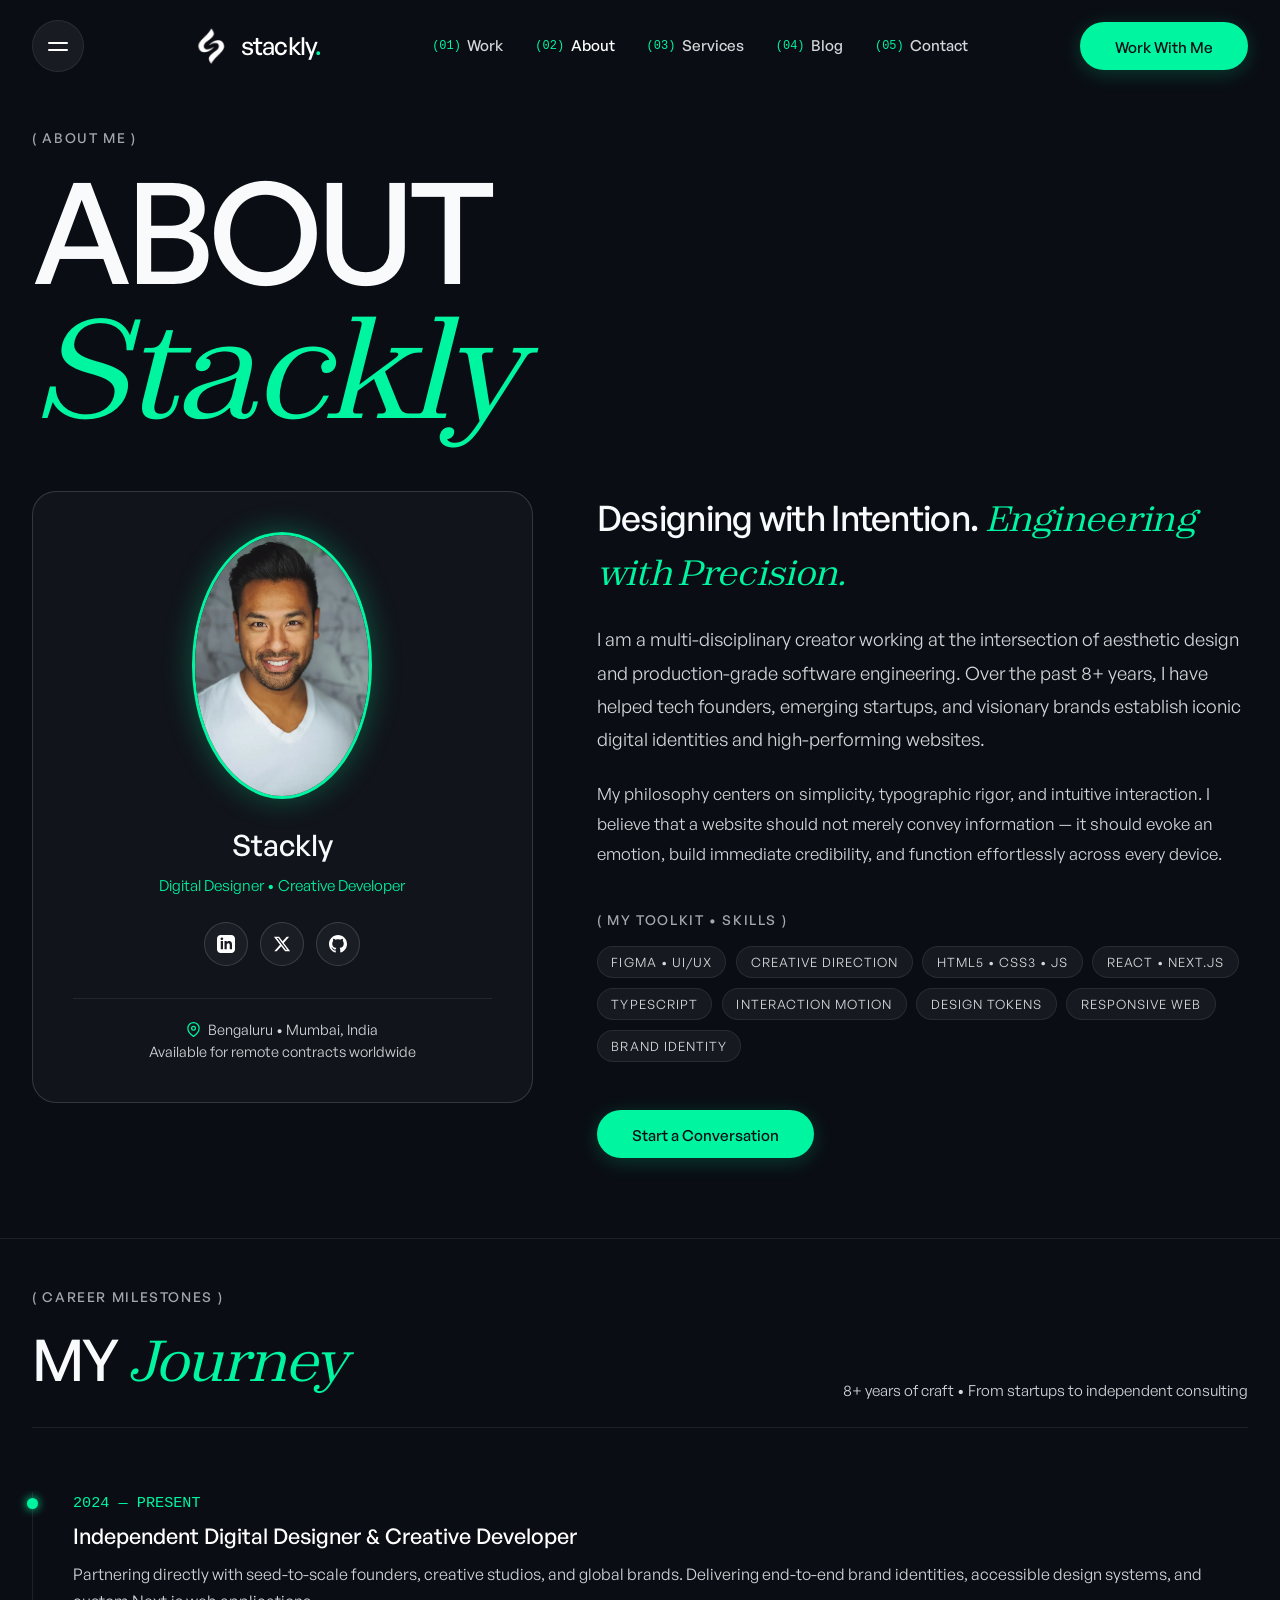
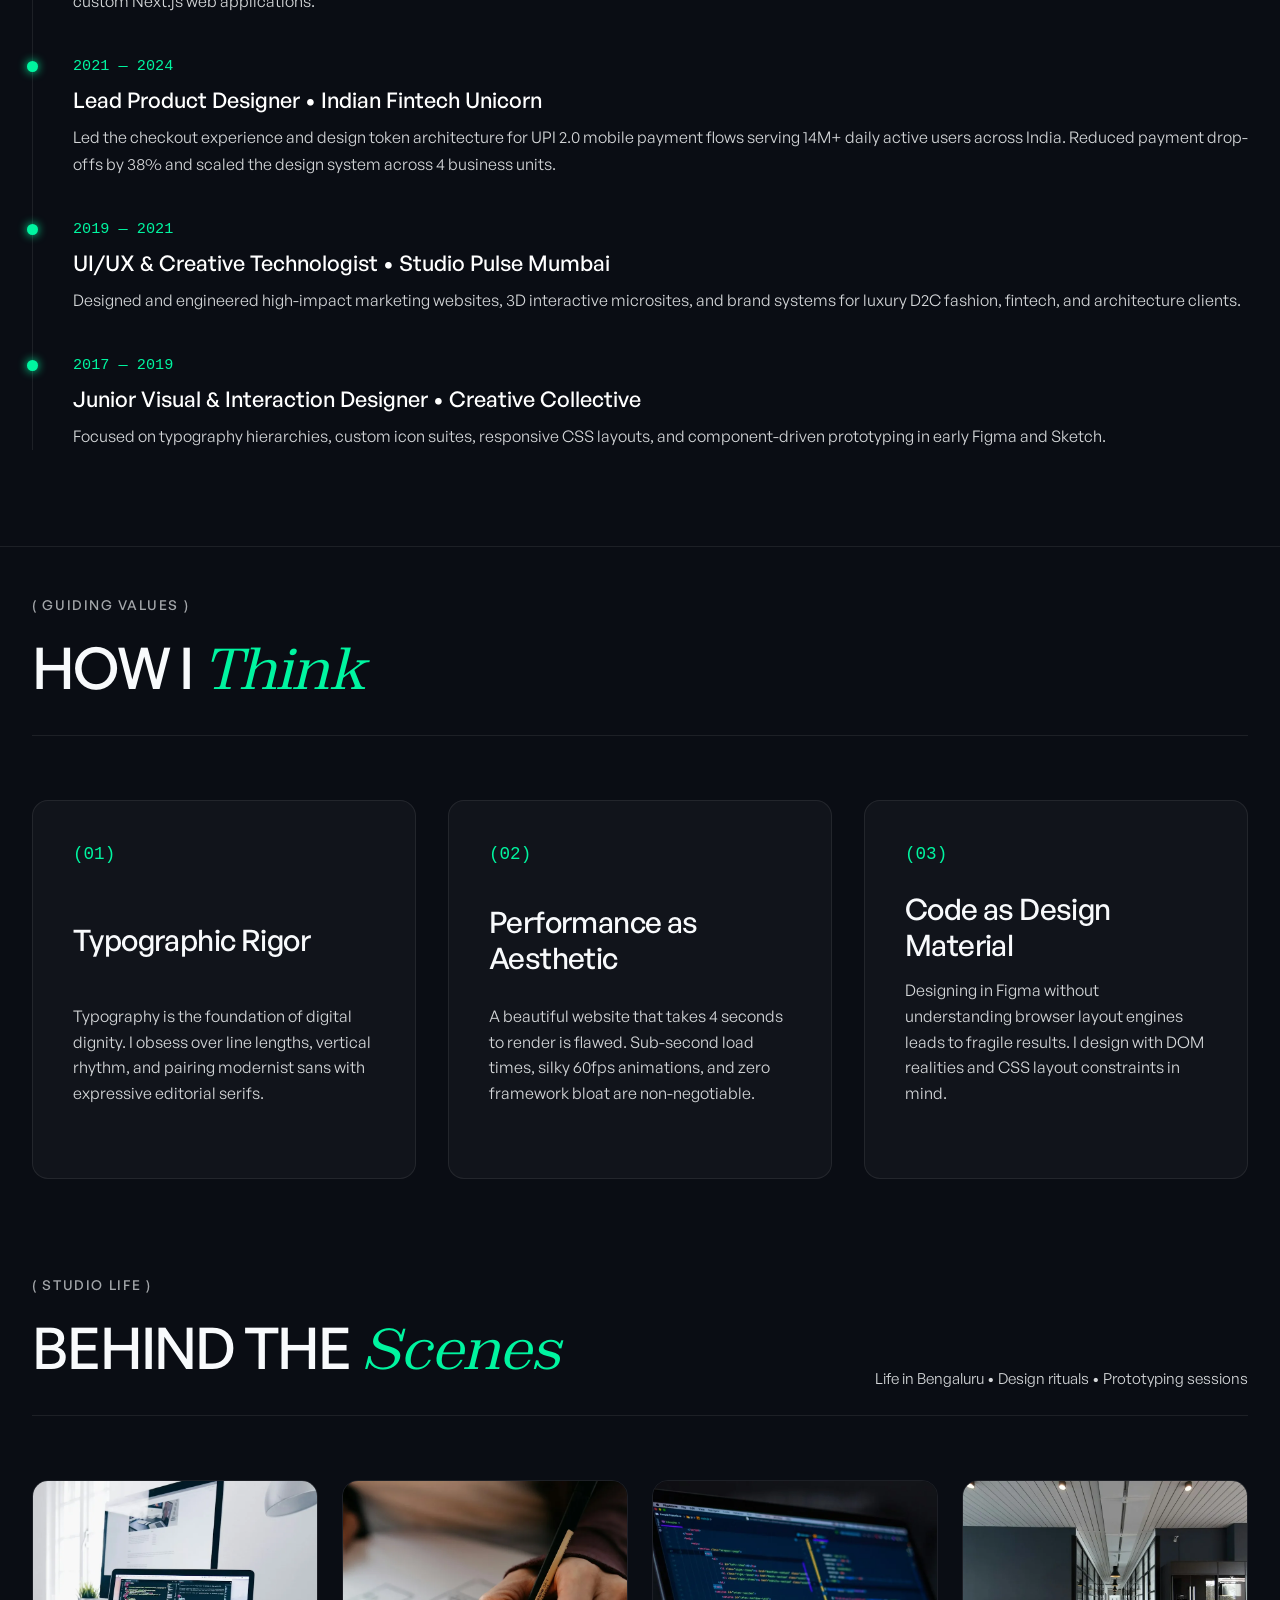
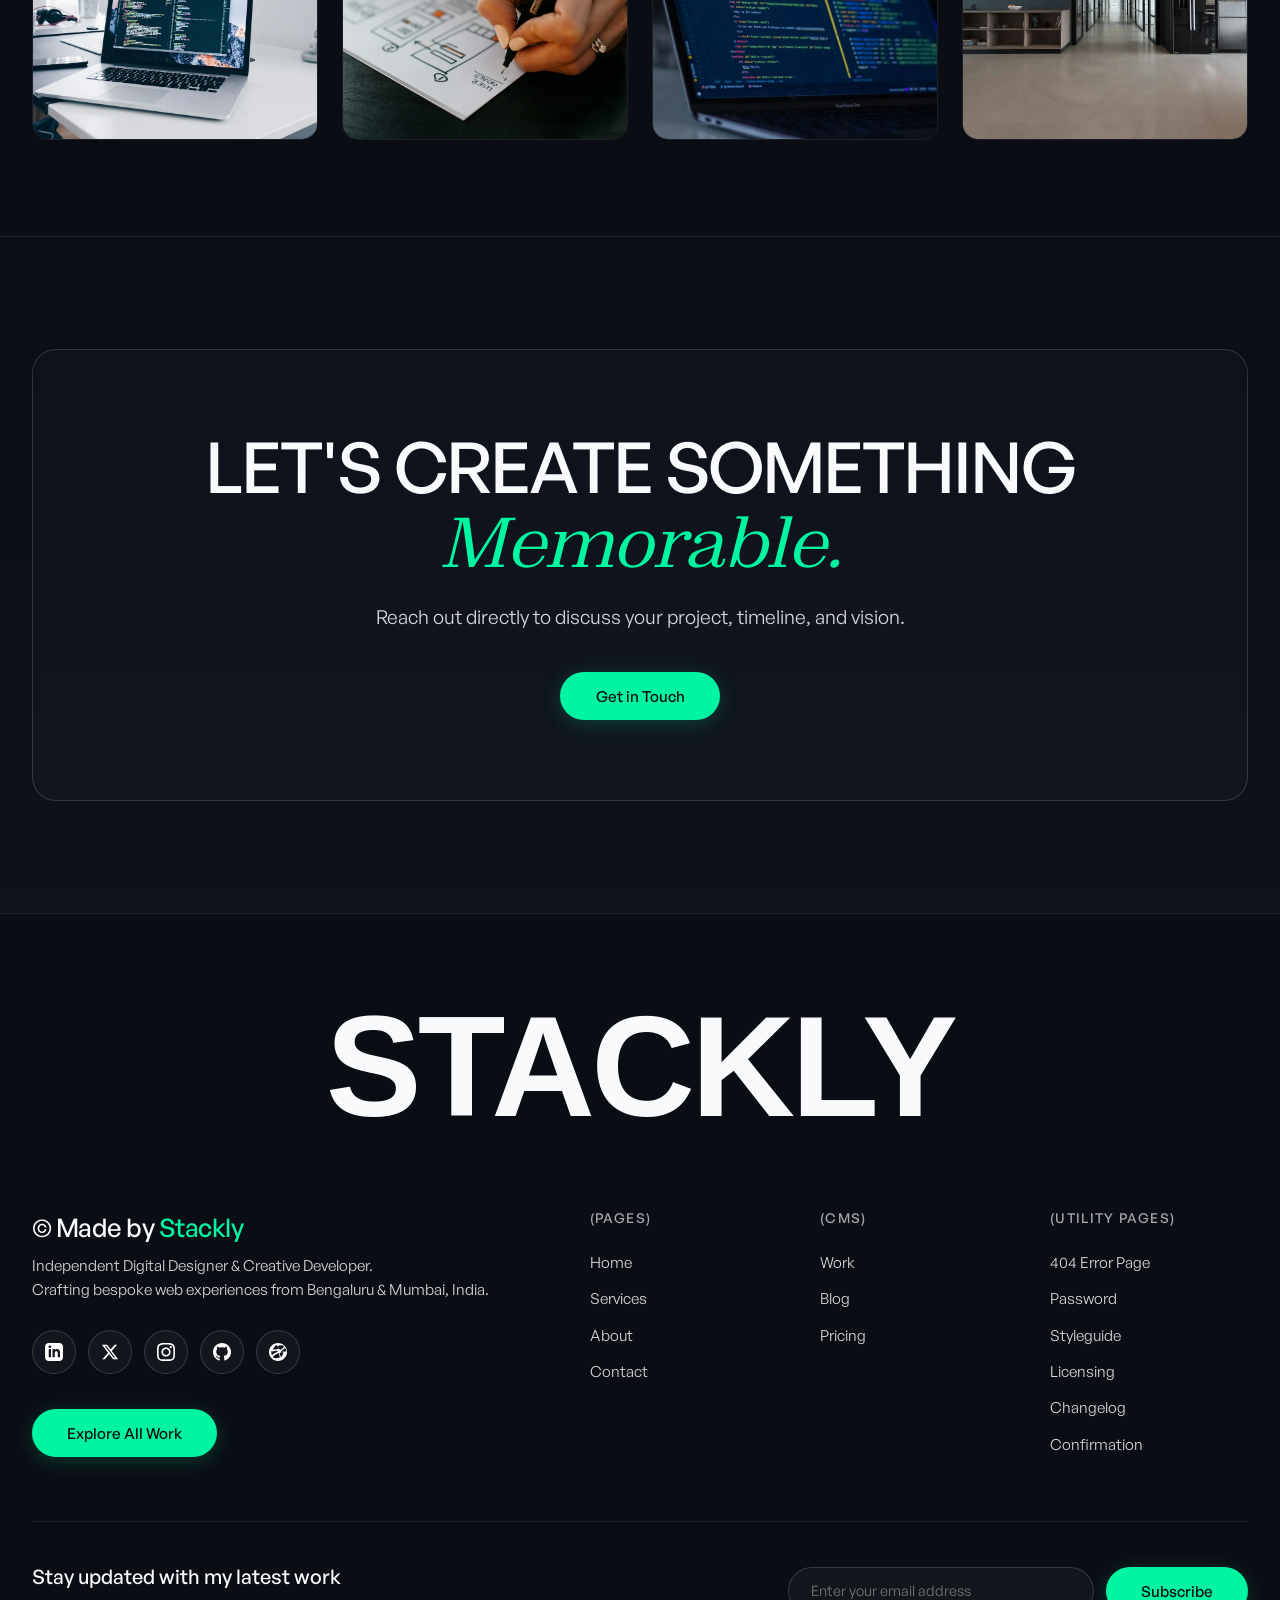
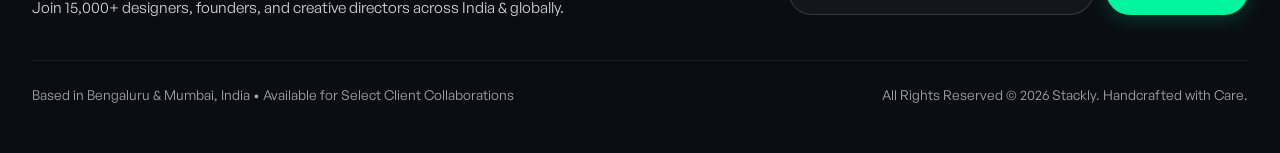
<file: about.html>
<!DOCTYPE html>
<html lang="en">
<head>
  <meta charset="UTF-8" />
  <meta name="viewport" content="width=device-width, initial-scale=1.0" />
  <title>Stackly</title>
  <meta name="description" content="Learn more about Stackly, an independent digital designer and full-stack creative developer based in Bengaluru &amp; Mumbai, India." />
    <link rel="stylesheet" href="css/style.css" />
  <!-- Dedicated Separate Media Query CSS for Each Screen Breakpoint -->
  <link rel="stylesheet" href="css/screens/screen-320px.css" media="screen and (max-width: 320px)" />
  <link rel="stylesheet" href="css/screens/screen-375px.css" media="screen and (min-width: 321px) and (max-width: 375px)" />
  <link rel="stylesheet" href="css/screens/screen-480px.css" media="screen and (min-width: 376px) and (max-width: 480px)" />
  <link rel="stylesheet" href="css/screens/screen-576px.css" media="screen and (min-width: 481px) and (max-width: 576px)" />
  <link rel="stylesheet" href="css/screens/screen-768px.css" media="screen and (min-width: 577px) and (max-width: 768px)" />
  <link rel="stylesheet" href="css/screens/screen-1024px.css" media="screen and (min-width: 769px) and (max-width: 1024px)" />
  <link rel="stylesheet" href="css/screens/screen-1200px.css" media="screen and (min-width: 1025px) and (max-width: 1200px)" />
  <link rel="stylesheet" href="css/screens/screen-1440px.css" media="screen and (min-width: 1201px) and (max-width: 1440px)" />
  <link rel="stylesheet" href="css/screens/screen-wide.css" media="screen and (min-width: 1441px)" />
</head>
<body>
  <header class="header">
    <div class="header-container">
      <button class="menu-toggle" aria-label="Toggle Navigation Menu">
        <span class="menu-toggle-line"></span>
        <span class="menu-toggle-line"></span>
      </button>

      <a href="index.html" class="header-logo" aria-label="Stackly Personal Portfolio">
        <img src="images/logo.webp" alt="Stackly Logo" class="header-logo-image" width="38" height="42" />
        <span class="header-logo-text">stackly<span class="logo-dot">.</span></span>
      </a>

      <nav class="header-nav" aria-label="Primary Navigation">
        <a href="work.html" class="header-nav-link"><span>(01)</span> Work</a>
        <a href="about.html" class="header-nav-link active"><span>(02)</span> About</a>
        <a href="services.html" class="header-nav-link"><span>(03)</span> Services</a>
        <a href="blog.html" class="header-nav-link"><span>(04)</span> Blog</a>
        <a href="contact.html" class="header-nav-link"><span>(05)</span> Contact</a>
      </nav>

      <div class="header-actions">
        <a href="contact.html" class="btn-flip btn-flip-primary">
          <span class="btn-flip-text-wrap">
            <span class="btn-flip-text">Work With Me</span>
            <span class="btn-flip-text-hover">Work With Me</span>
          </span>
        </a>
      </div>
    </div>
  </header>

  <!-- Fullscreen Slide-Down Drawer Menu -->
  <div class="menu-drawer" role="dialog" aria-modal="true" aria-label="Main Navigation">
    <div class="menu-drawer-top">
      <div class="menu-drawer-top-status">
        <span class="pulse-dot"></span> Available for Select Q1/Q2 2026 Projects
      </div>
      <button class="drawer-close-btn" id="drawerCloseBtn" aria-label="Close navigation menu">
        <span class="drawer-close-text">CLOSE MENU</span>
        <span class="drawer-close-icon"><svg class="drawer-close-icon" width="13" height="13" viewBox="0 0 24 24" fill="none" stroke="currentColor" stroke-width="2.5" stroke-linecap="round" stroke-linejoin="round" style="display: inline-block; vertical-align: middle;"><line x1="18" y1="6" x2="6" y2="18"></line><line x1="6" y1="6" x2="18" y2="18"></line></svg></span>
      </button>
    </div>

    <div class="menu-drawer-content">
      <nav class="menu-drawer-nav">
        <a href="work.html" class="menu-drawer-item">
          <span class="num">(01)</span>
          <span class="item-text">Work</span>
          <span class="item-tag">Portfolio &amp; Case Studies</span>
        </a>
        <a href="about.html" class="menu-drawer-item">
          <span class="num">(02)</span>
          <span class="item-text">About</span>
          <span class="item-tag">Story &amp; Philosophy</span>
        </a>
        <a href="services.html" class="menu-drawer-item">
          <span class="num">(03)</span>
          <span class="item-text">Services</span>
          <span class="item-tag">Capabilities &amp; Pricing</span>
        </a>
        <a href="blog.html" class="menu-drawer-item">
          <span class="num">(04)</span>
          <span class="item-text">Blog</span>
          <span class="item-tag">Articles &amp; Journal</span>
        </a>
        <a href="contact.html" class="menu-drawer-item">
          <span class="num">(05)</span>
          <span class="item-text">Contact</span>
          <span class="item-tag">Start a Collaboration</span>
        </a>
      </nav>

      <div class="menu-drawer-aside">
        <div class="menu-drawer-aside-block">
          <div class="drawer-aside-label">Direct Inquiry</div>
          <a href="mailto:hello@stackly.in" class="drawer-aside-email">hello@stackly.in</a>
          <div class="drawer-aside-sub">Replies typically within 24 hours</div>
        </div>

        <div class="menu-drawer-aside-block">
          <div class="drawer-aside-label">Studio Locations</div>
          <div class="drawer-aside-val">Bengaluru &bull; Indiranagar &bull; Karnataka</div>
          <div class="drawer-aside-val">Mumbai &bull; Bandra West &bull; Maharashtra</div>
        </div>

        <div class="menu-drawer-aside-block">
          <div class="drawer-aside-label">Social Ecosystem</div>
          <div class="drawer-social-pills">
            <a href="404.html" class="drawer-social-pill">X / Twitter</a>
            <a href="404.html" class="drawer-social-pill">LinkedIn</a>
            <a href="404.html" class="drawer-social-pill">GitHub</a>
            <a href="404.html" class="drawer-social-pill">Instagram</a>
            <a href="404.html" class="drawer-social-pill">Dribbble</a>
          </div>
        </div>
      </div>
    </div>

    <div class="menu-drawer-footer">
      <div class="drawer-footer-left">
        <strong>Stackly</strong> &bull; Independent Digital Designer &amp; Creative Developer &bull; Bengaluru &amp; Mumbai, India
      </div>
      <div class="drawer-footer-right">
        <span>IST (GMT+5:30) &bull; © 2026 Stackly</span>
      </div>
    </div>
  </div>

  <main style="padding-top: 8rem;">
    <!-- SECTION 1: HERO & PROFILE -->
    <section class="container-wide" style="margin-bottom: 5rem;">
      <div class="meta-label" style="margin-bottom: 1rem;">( About Me )</div>
      <h1 class="hero-title-giant" style="font-size: clamp(3rem, 8vw, 8.5rem); margin-bottom: 3.5rem;">
        ABOUT<br />
        <span class="serif-italic">Stackly</span>
      </h1>

      <div class="about-profile-grid">
        <!-- Author Profile Card -->
        <div style="background: var(--bg-card); border: 1px solid var(--border-medium); border-radius: var(--radius-lg); padding: 2.5rem; text-align: center;">
          <img src="images/author.webp" alt="Stackly — Independent Designer" width="180" height="180" style="border-radius: 50%; margin: 0 auto 1.5rem; border: 3px solid var(--accent-primary); box-shadow: 0 0 30px rgba(0, 245, 160, 0.3);" />
          <h2 style="font-size: 1.85rem; font-weight: 500; margin-bottom: 0.5rem;">Stackly</h2>
          <p style="color: var(--accent-primary); font-size: 0.95rem; margin-bottom: 1.5rem;">Digital Designer &bull; Creative Developer</p>
          <div style="display: flex; gap: 0.75rem; justify-content: center; margin-bottom: 2rem;">
            <a href="404.html" class="footer-social-btn" aria-label="LinkedIn"><svg viewBox="0 0 24 24"><path d="M19 0h-14c-2.761 0-5 2.239-5 5v14c0 2.761 2.239 5 5 5h14c2.762 0 5-2.239 5-5v-14c0-2.761-2.238-5-5-5zm-11 19h-3v-11h3v11zm-1.5-12.268c-.966 0-1.75-.79-1.75-1.764s.784-1.764 1.75-1.764 1.75.79 1.75 1.764-.783 1.764-1.75 1.764zm13.5 12.268h-3v-5.604c0-3.368-4-3.113-4 0v5.604h-3v-11h3v1.765c1.396-2.586 7-2.777 7 2.476v6.759z"/></svg></a>
            <a href="404.html" class="footer-social-btn" aria-label="X / Twitter"><svg viewBox="0 0 24 24"><path d="M18.244 2.25h3.308l-7.227 8.26 8.502 11.24H16.17l-5.214-6.817L4.99 21.75H1.68l7.73-8.835L1.254 2.25H8.08l4.713 6.231zm-1.161 17.52h1.833L7.084 4.126H5.117z"/></svg></a>
            <a href="404.html" class="footer-social-btn" aria-label="GitHub"><svg viewBox="0 0 24 24"><path d="M12 0c-6.626 0-12 5.373-12 12 0 5.302 3.438 9.8 8.207 11.387.599.111.793-.261.793-.577v-2.234c-3.338.726-4.033-1.416-4.033-1.416-.546-1.387-1.333-1.756-1.333-1.756-1.089-.745.083-.729.083-.729 1.205.084 1.839 1.237 1.839 1.237 1.07 1.834 2.807 1.304 3.492.997.107-.775.418-1.305.762-1.604-2.665-.305-5.467-1.334-5.467-5.931 0-1.311.469-2.381 1.236-3.221-.124-.303-.535-1.524.117-3.176 0 0 1.008-.322 3.301 1.23.957-.266 1.983-.399 3.003-.404 1.02.005 2.047.138 3.006.404 2.291-1.552 3.297-1.23 3.297-1.23.653 1.653.242 2.874.118 3.176.77.84 1.235 1.911 1.235 3.221 0 4.609-2.807 5.624-5.479 5.921.43.372.823 1.102.823 2.222v3.293c0 .319.192.694.801.576 4.765-1.589 8.199-6.086 8.199-11.386 0-6.627-5.373-12-12-12z"/></svg></a>
          </div>
          <div style="font-size: 0.9rem; color: var(--text-muted); border-top: 1px solid var(--border-light); padding-top: 1.25rem;">
            <svg width="15" height="15" viewBox="0 0 24 24" fill="none" stroke="currentColor" stroke-width="2" stroke-linecap="round" stroke-linejoin="round" style="display: inline-block; vertical-align: -2px; margin-right: 4px; color: var(--accent-primary);"><path d="M21 10c0 7-9 13-9 13s-9-6-9-13a9 9 0 0 1 18 0z"></path><circle cx="12" cy="10" r="3"></circle></svg> Bengaluru &bull; Mumbai, India<br />
            Available for remote contracts worldwide
          </div>
        </div>

        <!-- Personal Story & Philosophy -->
        <div>
          <h2 style="font-size: 2.2rem; font-weight: 500; margin-bottom: 1.5rem; letter-spacing: -0.02em;">
            Designing with Intention. <span style="font-family: var(--font-serif); font-style: italic; color: var(--accent-primary);">Engineering with Precision.</span>
          </h2>
          <p style="font-size: 1.15rem; color: var(--text-muted); line-height: 1.8; margin-bottom: 1.5rem;">
            I am a multi-disciplinary creator working at the intersection of aesthetic design and production-grade software engineering. Over the past 8+ years, I have helped tech founders, emerging startups, and visionary brands establish iconic digital identities and high-performing websites.
          </p>
          <p style="font-size: 1.05rem; color: var(--text-muted); line-height: 1.8; margin-bottom: 2.5rem;">
            My philosophy centers on simplicity, typographic rigor, and intuitive interaction. I believe that a website should not merely convey information — it should evoke an emotion, build immediate credibility, and function effortlessly across every device.
          </p>

          <!-- Toolkit & Skills -->
          <div style="margin-bottom: 3rem;">
            <div class="meta-label" style="margin-bottom: 1rem;">( My Toolkit &bull; Skills )</div>
            <div style="display: flex; flex-wrap: wrap; gap: 0.6rem;">
              <span class="meta-pill">Figma &bull; UI/UX</span>
              <span class="meta-pill">Creative Direction</span>
              <span class="meta-pill">HTML5 &bull; CSS3 &bull; JS</span>
              <span class="meta-pill">React &bull; Next.js</span>
              <span class="meta-pill">TypeScript</span>
              <span class="meta-pill">Interaction Motion</span>
              <span class="meta-pill">Design Tokens</span>
              <span class="meta-pill">Responsive Web</span>
              <span class="meta-pill">Brand Identity</span>
            </div>
          </div>

          <a href="contact.html" class="btn-flip btn-flip-primary">
            <span class="btn-flip-text-wrap">
              <span class="btn-flip-text">Start a Conversation</span>
              <span class="btn-flip-text-hover">Start a Conversation</span>
            </span>
          </a>
        </div>
      </div>
    </section>

    <!-- EXTRA SECTION 1: CAREER JOURNEY TIMELINE -->
    <section class="container-wide" style="margin-bottom: 6rem; padding-top: 3rem; border-top: 1px solid var(--border-light);">
      <div class="section-header">
        <div>
          <div class="meta-label" style="margin-bottom: 0.5rem;">( Career Milestones )</div>
          <h2 class="section-title">MY <em>Journey</em></h2>
        </div>
        <div style="color: var(--text-muted); font-size: 0.95rem;">8+ years of craft &bull; From startups to independent consulting</div>
      </div>

      <div class="timeline-track">
        <div class="timeline-item">
          <div class="timeline-year">2024 &mdash; PRESENT</div>
          <h3 class="timeline-title">Independent Digital Designer &amp; Creative Developer</h3>
          <p class="timeline-desc">
            Partnering directly with seed-to-scale founders, creative studios, and global brands. Delivering end-to-end brand identities, accessible design systems, and custom Next.js web applications.
          </p>
        </div>

        <div class="timeline-item">
          <div class="timeline-year">2021 &mdash; 2024</div>
          <h3 class="timeline-title">Lead Product Designer &bull; Indian Fintech Unicorn</h3>
          <p class="timeline-desc">
            Led the checkout experience and design token architecture for UPI 2.0 mobile payment flows serving 14M+ daily active users across India. Reduced payment drop-offs by 38% and scaled the design system across 4 business units.
          </p>
        </div>

        <div class="timeline-item">
          <div class="timeline-year">2019 &mdash; 2021</div>
          <h3 class="timeline-title">UI/UX &amp; Creative Technologist &bull; Studio Pulse Mumbai</h3>
          <p class="timeline-desc">
            Designed and engineered high-impact marketing websites, 3D interactive microsites, and brand systems for luxury D2C fashion, fintech, and architecture clients.
          </p>
        </div>

        <div class="timeline-item">
          <div class="timeline-year">2017 &mdash; 2019</div>
          <h3 class="timeline-title">Junior Visual &amp; Interaction Designer &bull; Creative Collective</h3>
          <p class="timeline-desc">
            Focused on typography hierarchies, custom icon suites, responsive CSS layouts, and component-driven prototyping in early Figma and Sketch.
          </p>
        </div>
      </div>
    </section>

    <!-- EXTRA SECTION 2: CORE DESIGN PRINCIPLES -->
    <section class="container-wide" style="margin-bottom: 6rem; padding-top: 3rem; border-top: 1px solid var(--border-light);">
      <div class="section-header">
        <div>
          <div class="meta-label" style="margin-bottom: 0.5rem;">( Guiding Values )</div>
          <h2 class="section-title">HOW I <em>Think</em></h2>
        </div>
      </div>

      <div class="services-grid">
        <div class="service-card" style="min-height: auto;">
          <div class="service-num">(01)</div>
          <h3 class="service-title">Typographic Rigor</h3>
          <p class="service-desc">
            Typography is the foundation of digital dignity. I obsess over line lengths, vertical rhythm, and pairing modernist sans with expressive editorial serifs.
          </p>
        </div>

        <div class="service-card" style="min-height: auto;">
          <div class="service-num">(02)</div>
          <h3 class="service-title">Performance as Aesthetic</h3>
          <p class="service-desc">
            A beautiful website that takes 4 seconds to render is flawed. Sub-second load times, silky 60fps animations, and zero framework bloat are non-negotiable.
          </p>
        </div>

        <div class="service-card" style="min-height: auto;">
          <div class="service-num">(03)</div>
          <h3 class="service-title">Code as Design Material</h3>
          <p class="service-desc">
            Designing in Figma without understanding browser layout engines leads to fragile results. I design with DOM realities and CSS layout constraints in mind.
          </p>
        </div>
      </div>
    </section>

    <!-- EXTRA SECTION 3: BEHIND THE SCENES GALLERY -->
    <section class="container-wide" style="margin-bottom: 6rem;">
      <div class="section-header">
        <div>
          <div class="meta-label" style="margin-bottom: 0.5rem;">( Studio Life )</div>
          <h2 class="section-title">BEHIND THE <em>Scenes</em></h2>
        </div>
        <div style="color: var(--text-muted); font-size: 0.95rem;">Life in Bengaluru &bull; Design rituals &bull; Prototyping sessions</div>
      </div>

      <div class="about-gallery-grid">
        <div style="border-radius: var(--radius-md); overflow: hidden; border: 1px solid var(--border-light); height: 260px;">
          <img src="images/about-01.webp" alt="Workspace Bengaluru" style="width: 100%; height: 100%; object-fit: cover;" />
        </div>
        <div style="border-radius: var(--radius-md); overflow: hidden; border: 1px solid var(--border-light); height: 260px;">
          <img src="images/about-02.webp" alt="Design Token Workshop" style="width: 100%; height: 100%; object-fit: cover;" />
        </div>
        <div style="border-radius: var(--radius-md); overflow: hidden; border: 1px solid var(--border-light); height: 260px;">
          <img src="images/about-03.webp" alt="Prototyping Session" style="width: 100%; height: 100%; object-fit: cover;" />
        </div>
        <div style="border-radius: var(--radius-md); overflow: hidden; border: 1px solid var(--border-light); height: 260px;">
          <img src="images/about-04.webp" alt="Creative Standup" style="width: 100%; height: 100%; object-fit: cover;" />
        </div>
      </div>
    </section>

    <!-- SECTION: CALL TO ACTION BANNER -->
    <section class="cta-banner">
      <div class="container">
        <div class="cta-box">
          <h2 class="cta-title">LET'S CREATE SOMETHING <em>Memorable.</em></h2>
          <p class="cta-desc">Reach out directly to discuss your project, timeline, and vision.</p>
          <a href="contact.html" class="btn-flip btn-flip-primary">
            <span class="btn-flip-text-wrap">
              <span class="btn-flip-text">Get in Touch</span>
              <span class="btn-flip-text-hover">Get in Touch</span>
            </span>
          </a>
        </div>
      </div>
    </section>
  </main>

  <footer class="footer">
    <div class="container-wide">
      <div class="footer-marquee-wrap">
        <img src="images/headline-footer.svg" alt="Stackly Headline" class="footer-marquee-img" loading="lazy" />
      </div>

      <div class="footer-grid">
        <div class="footer-left">
          <div>
            <h3 class="footer-brand-title">© Made by <a href="about.html" style="color: var(--accent-primary);">Stackly</a></h3>
            <p class="footer-studio-info">
              Independent Digital Designer &amp; Creative Developer.<br />
              Crafting bespoke web experiences from Bengaluru &amp; Mumbai, India.
            </p>
          </div>

          <div class="footer-social-row">
            <a href="404.html" class="footer-social-btn" aria-label="LinkedIn" title="LinkedIn">
              <svg viewBox="0 0 24 24"><path d="M19 0h-14c-2.761 0-5 2.239-5 5v14c0 2.761 2.239 5 5 5h14c2.762 0 5-2.239 5-5v-14c0-2.761-2.238-5-5-5zm-11 19h-3v-11h3v11zm-1.5-12.268c-.966 0-1.75-.79-1.75-1.764s.784-1.764 1.75-1.764 1.75.79 1.75 1.764-.783 1.764-1.75 1.764zm13.5 12.268h-3v-5.604c0-3.368-4-3.113-4 0v5.604h-3v-11h3v1.765c1.396-2.586 7-2.777 7 2.476v6.759z"/></svg>
            </a>
            <a href="404.html" class="footer-social-btn" aria-label="X / Twitter" title="X / Twitter">
              <svg viewBox="0 0 24 24"><path d="M18.244 2.25h3.308l-7.227 8.26 8.502 11.24H16.17l-5.214-6.817L4.99 21.75H1.68l7.73-8.835L1.254 2.25H8.08l4.713 6.231zm-1.161 17.52h1.833L7.084 4.126H5.117z"/></svg>
            </a>
            <a href="404.html" class="footer-social-btn" aria-label="Instagram" title="Instagram">
              <svg viewBox="0 0 24 24"><path d="M12 2.163c3.204 0 3.584.012 4.85.07 3.252.148 4.771 1.691 4.919 4.919.058 1.265.069 1.645.069 4.849 0 3.205-.012 3.584-.069 4.849-.149 3.225-1.664 4.771-4.919 4.919-1.266.058-1.644.07-4.85.07-3.204 0-3.584-.012-4.849-.07-3.26-.149-4.771-1.699-4.919-4.92-.058-1.265-.07-1.644-.07-4.849 0-3.204.013-3.583.07-4.849.149-3.227 1.664-4.771 4.919-4.919 1.266-.057 1.645-.069 4.849-.069zm0-2.163c-3.259 0-3.667.014-4.947.072-4.358.2-6.78 2.618-6.98 6.98-.059 1.281-.073 1.689-.073 4.948 0 3.259.014 3.668.072 4.948.2 4.358 2.618 6.78 6.98 6.98 1.281.058 1.689.072 4.948.072 3.259 0 3.668-.014 4.948-.072 4.354-.2 6.782-2.618 6.979-6.98.059-1.28.073-1.689.073-4.948 0-3.259-.014-3.667-.072-4.947-.196-4.354-2.617-6.78-6.979-6.98-1.281-.059-1.69-.073-4.949-.073zm0 5.838c-3.403 0-6.162 2.759-6.162 6.162s2.759 6.163 6.162 6.163 6.162-2.759 6.162-6.163c0-3.403-2.759-6.162-6.162-6.162zm0 10.162c-2.209 0-4-1.79-4-4 0-2.209 1.791-4 4-4s4 1.791 4 4c0 2.21-1.791 4-4 4zm6.406-11.845c-.796 0-1.441.645-1.441 1.44s.645 1.44 1.441 1.44c.795 0 1.439-.645 1.439-1.44s-.644-1.44-1.439-1.44z"/></svg>
            </a>
            <a href="404.html" class="footer-social-btn" aria-label="GitHub" title="GitHub">
              <svg viewBox="0 0 24 24"><path d="M12 0c-6.626 0-12 5.373-12 12 0 5.302 3.438 9.8 8.207 11.387.599.111.793-.261.793-.577v-2.234c-3.338.726-4.033-1.416-4.033-1.416-.546-1.387-1.333-1.756-1.333-1.756-1.089-.745.083-.729.083-.729 1.205.084 1.839 1.237 1.839 1.237 1.07 1.834 2.807 1.304 3.492.997.107-.775.418-1.305.762-1.604-2.665-.305-5.467-1.334-5.467-5.931 0-1.311.469-2.381 1.236-3.221-.124-.303-.535-1.524.117-3.176 0 0 1.008-.322 3.301 1.23.957-.266 1.983-.399 3.003-.404 1.02.005 2.047.138 3.006.404 2.291-1.552 3.297-1.23 3.297-1.23.653 1.653.242 2.874.118 3.176.77.84 1.235 1.911 1.235 3.221 0 4.609-2.807 5.624-5.479 5.921.43.372.823 1.102.823 2.222v3.293c0 .319.192.694.801.576 4.765-1.589 8.199-6.086 8.199-11.386 0-6.627-5.373-12-12-12z"/></svg>
            </a>
            <a href="404.html" class="footer-social-btn" aria-label="Dribbble" title="Dribbble">
              <svg viewBox="0 0 24 24"><path d="M12 0c-6.627 0-12 5.373-12 12s5.373 12 12 12 12-5.373 12-12-5.373-12-12-12zm10.193 11.237c-.328-.024-2.812-.178-5.549.927-.221-.497-.457-1.003-.706-1.513 3.656-1.543 5.093-3.664 5.215-3.856 1.139 1.272 1.836 2.824 1.836 4.442h-.796zm-2.617-5.597c-.179.255-1.579 2.186-5.048 3.642-1.39-2.529-2.923-4.789-3.324-5.367 1.488-.563 3.111-.877 4.807-.877 1.341 0 2.614.288 3.565.602zm-9.593-3.084c.389.554 1.896 2.767 3.287 5.267-3.923 1.171-7.854 1.156-8.291 1.154 1.054-2.946 3.003-5.32 5.004-6.421zm-6.983 8.444c.483.003 3.968.014 7.747-.985.25.518.487 1.031.708 1.536-3.834 1.353-7.234 4.544-7.469 4.773-.67-1.484-1.036-3.116-1.036-4.824 0-.171.018-.336.05-.5zm2.748 6.786c.277-.282 3.324-3.213 7.027-4.484 1.066 2.735 1.543 5.379 1.666 6.136-1.406.666-2.983 1.042-4.654 1.042-1.539 0-2.996-.328-4.039-.694zm9.897 1.343c-.143-.836-.619-3.298-1.624-5.918 2.508-.996 4.793-.842 5.099-.817-.184 2.805-1.558 5.265-3.475 6.735z"/></svg>
            </a>
          </div>

          <div>
            <a href="work.html" class="btn-flip btn-flip-primary">
              <span class="btn-flip-text-wrap">
                <span class="btn-flip-text">Explore All Work</span>
                <span class="btn-flip-text-hover">Explore All Work</span>
              </span>
            </a>
          </div>
        </div>

        <div class="footer-right">
          <div>
            <div class="footer-col-label">(Pages)</div>
            <div class="footer-links">
              <a href="index.html" class="footer-link">Home</a>
              <a href="services.html" class="footer-link">Services</a>
              <a href="about.html" class="footer-link">About</a>
              <a href="contact.html" class="footer-link">Contact</a>
            </div>
          </div>

          <div>
            <div class="footer-col-label">(CMS)</div>
            <div class="footer-links">
              <a href="work.html" class="footer-link">Work</a>
              <a href="blog.html" class="footer-link">Blog</a>
              <a href="404.html" class="footer-link">Pricing</a>
            </div>
          </div>

          <div>
            <div class="footer-col-label">(Utility Pages)</div>
            <div class="footer-links">
              <a href="404.html" class="footer-link">404 Error Page</a>
              <a href="404.html" class="footer-link">Password</a>
              <a href="404.html" class="footer-link">Styleguide</a>
              <a href="404.html" class="footer-link">Licensing</a>
              <a href="404.html" class="footer-link">Changelog</a>
              <a href="thank-you.html" class="footer-link">Confirmation</a>
            </div>
          </div>
        </div>
      </div>

      <div class="footer-newsletter-wrap">
        <div>
          <h4 style="font-size: 1.25rem; font-weight: 500; margin-bottom: 0.35rem;">Stay updated with my latest work</h4>
          <p style="color: var(--text-muted); font-size: 0.95rem;">Join 15,000+ designers, founders, and creative directors across India &amp; globally.</p>
        </div>

        <form class="footer-newsletter-form" action="thank-you.html" method="GET">
          <input type="email" class="footer-input" required placeholder="Enter your email address" aria-label="Email Address" />
          <button type="submit" class="btn-flip btn-flip-primary">
            <span class="btn-flip-text-wrap">
              <span class="btn-flip-text">Subscribe</span>
              <span class="btn-flip-text-hover">Subscribe</span>
            </span>
          </button>
        </form>
      </div>

      <div class="footer-bottom-legal">
        <div>Based in Bengaluru &amp; Mumbai, India &bull; Available for Select Client Collaborations</div>
        <div>All Rights Reserved © 2026 Stackly. Handcrafted with Care.</div>
      </div>
    </div>
  </footer>

  <script src="js/main.js"></script>
</body>
</html>
</file>
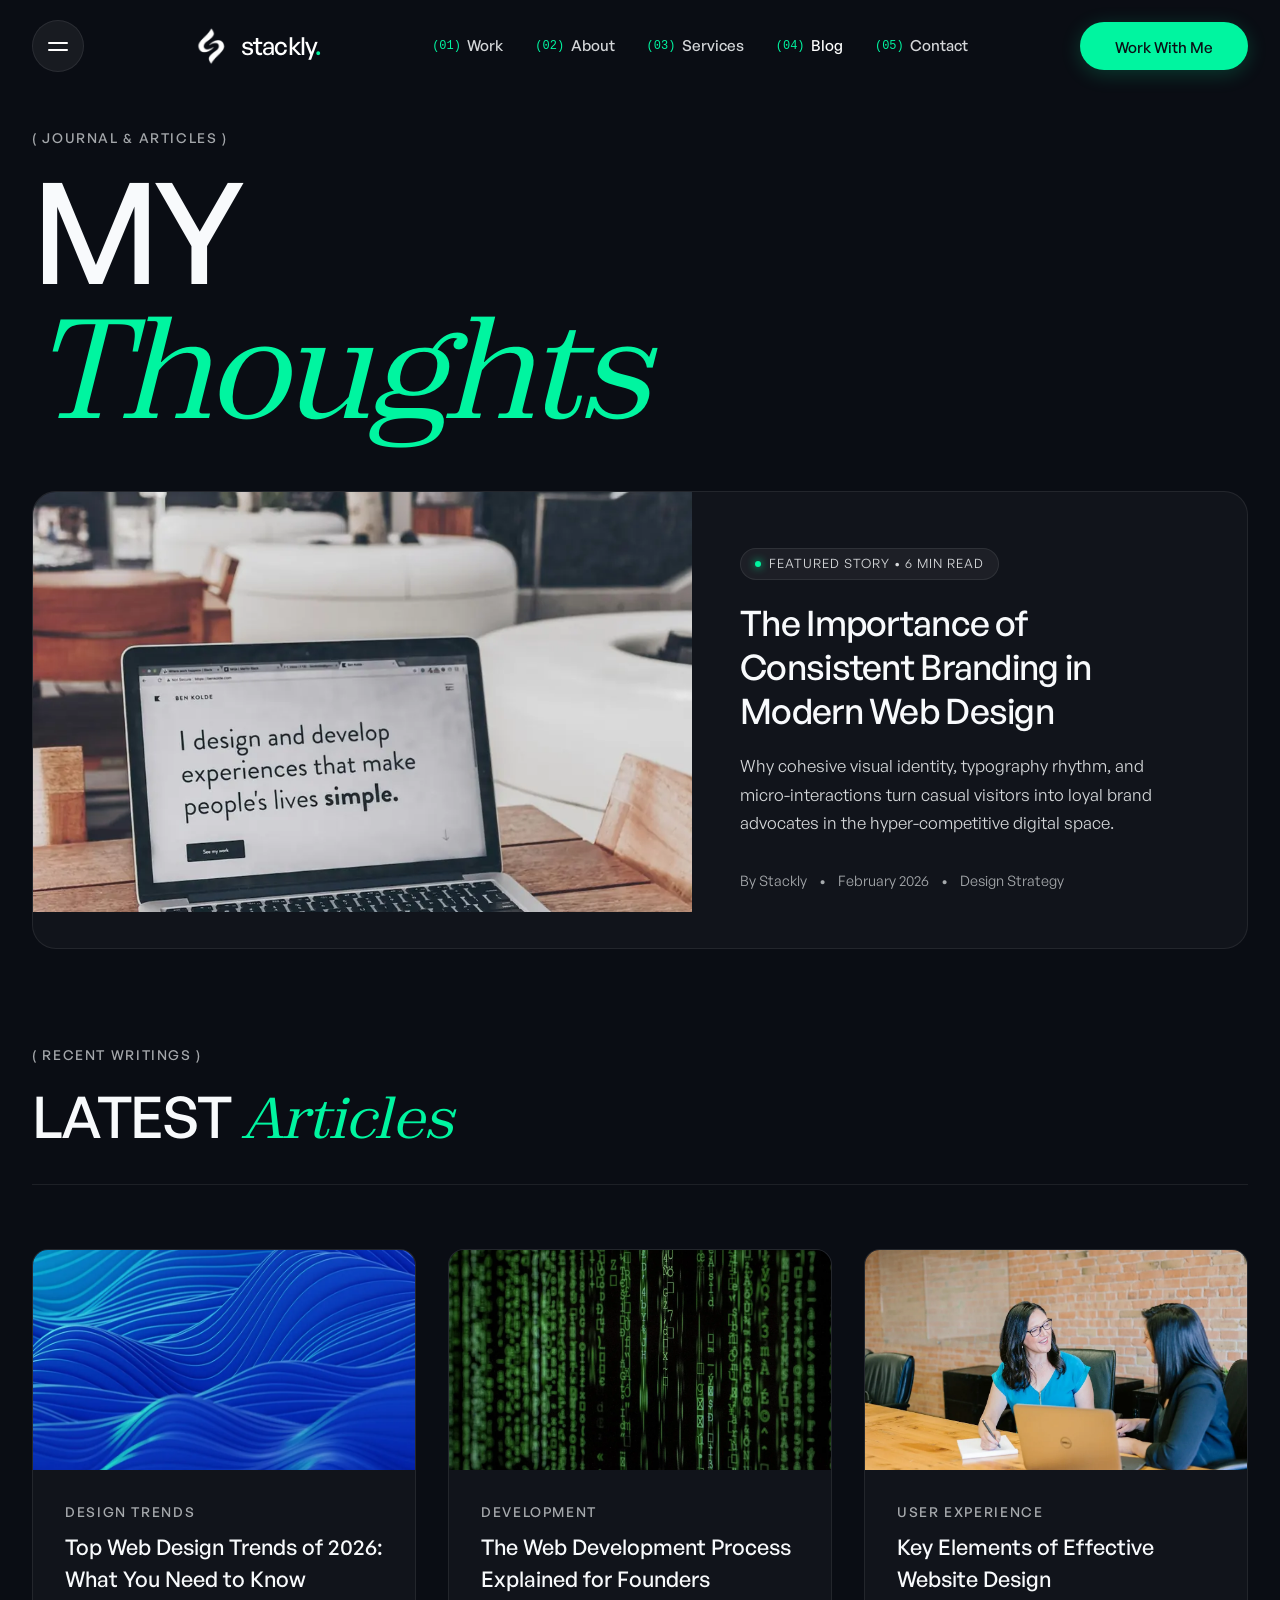
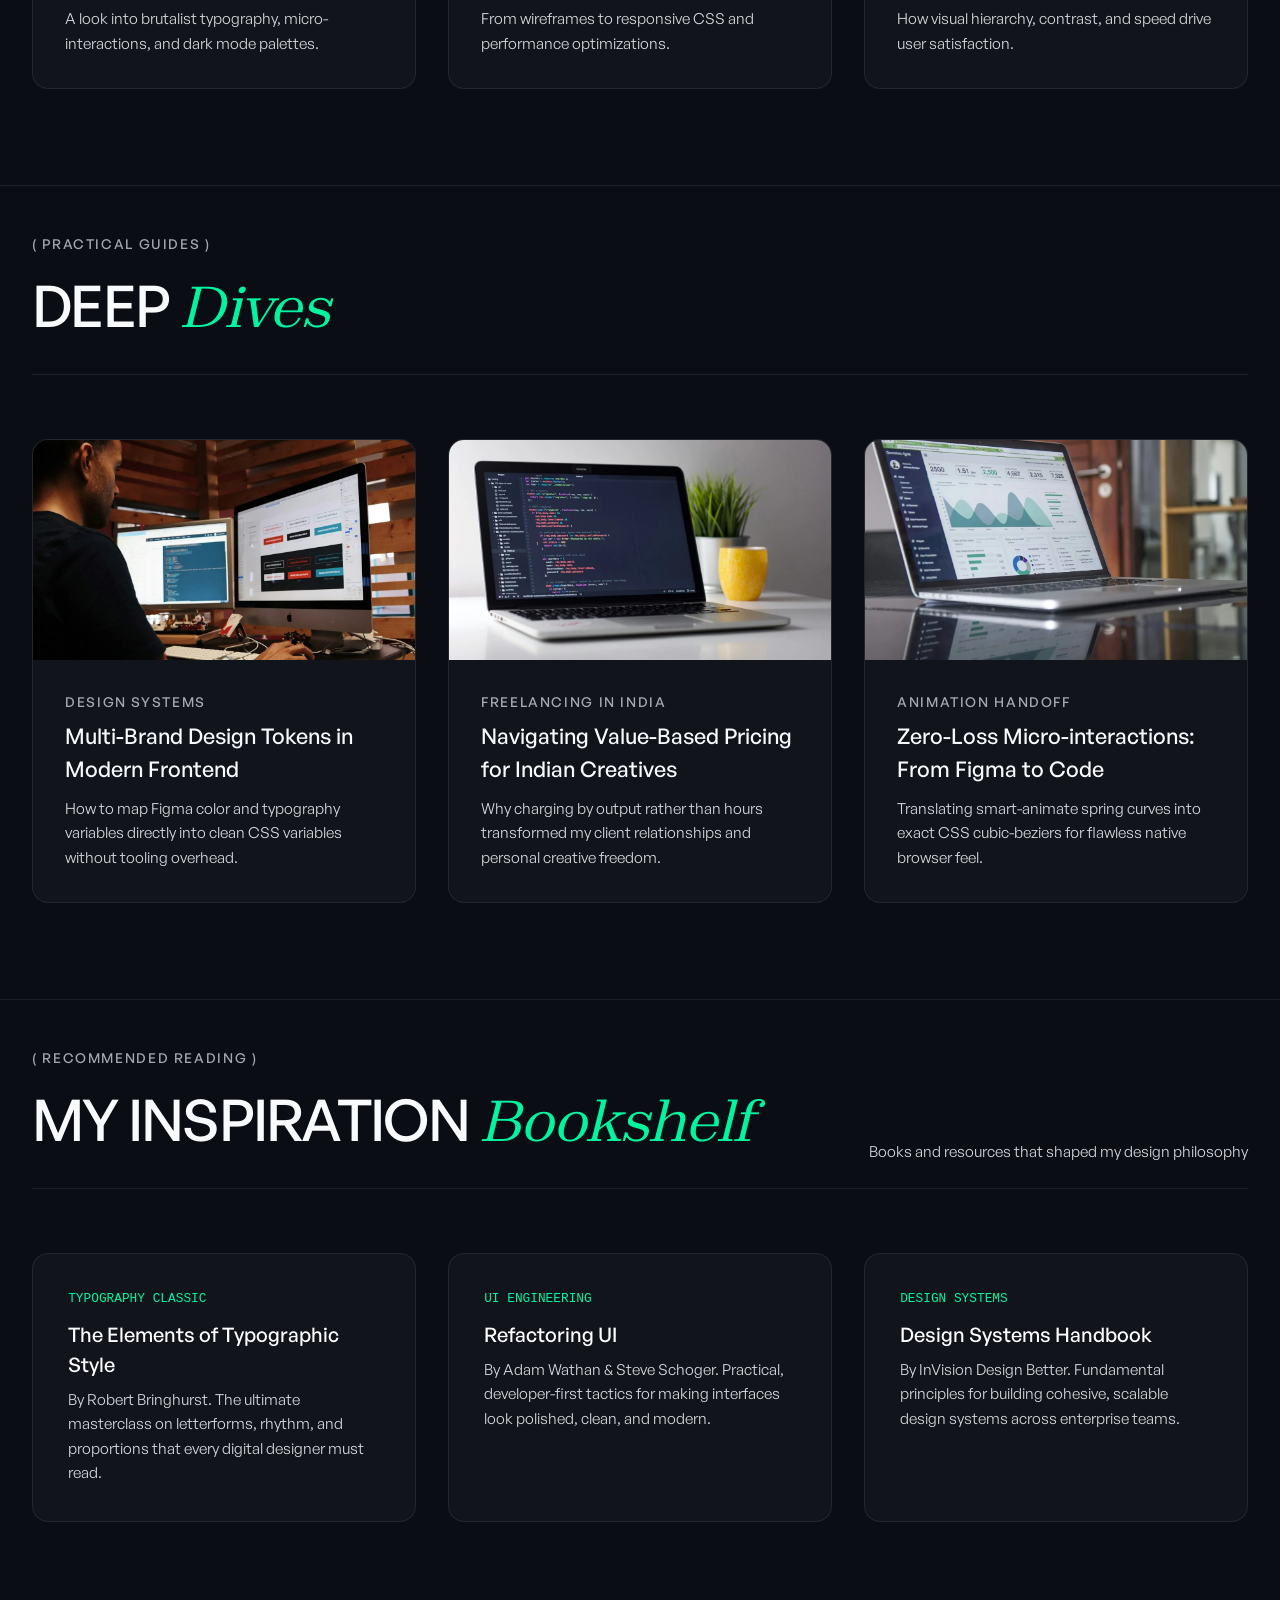
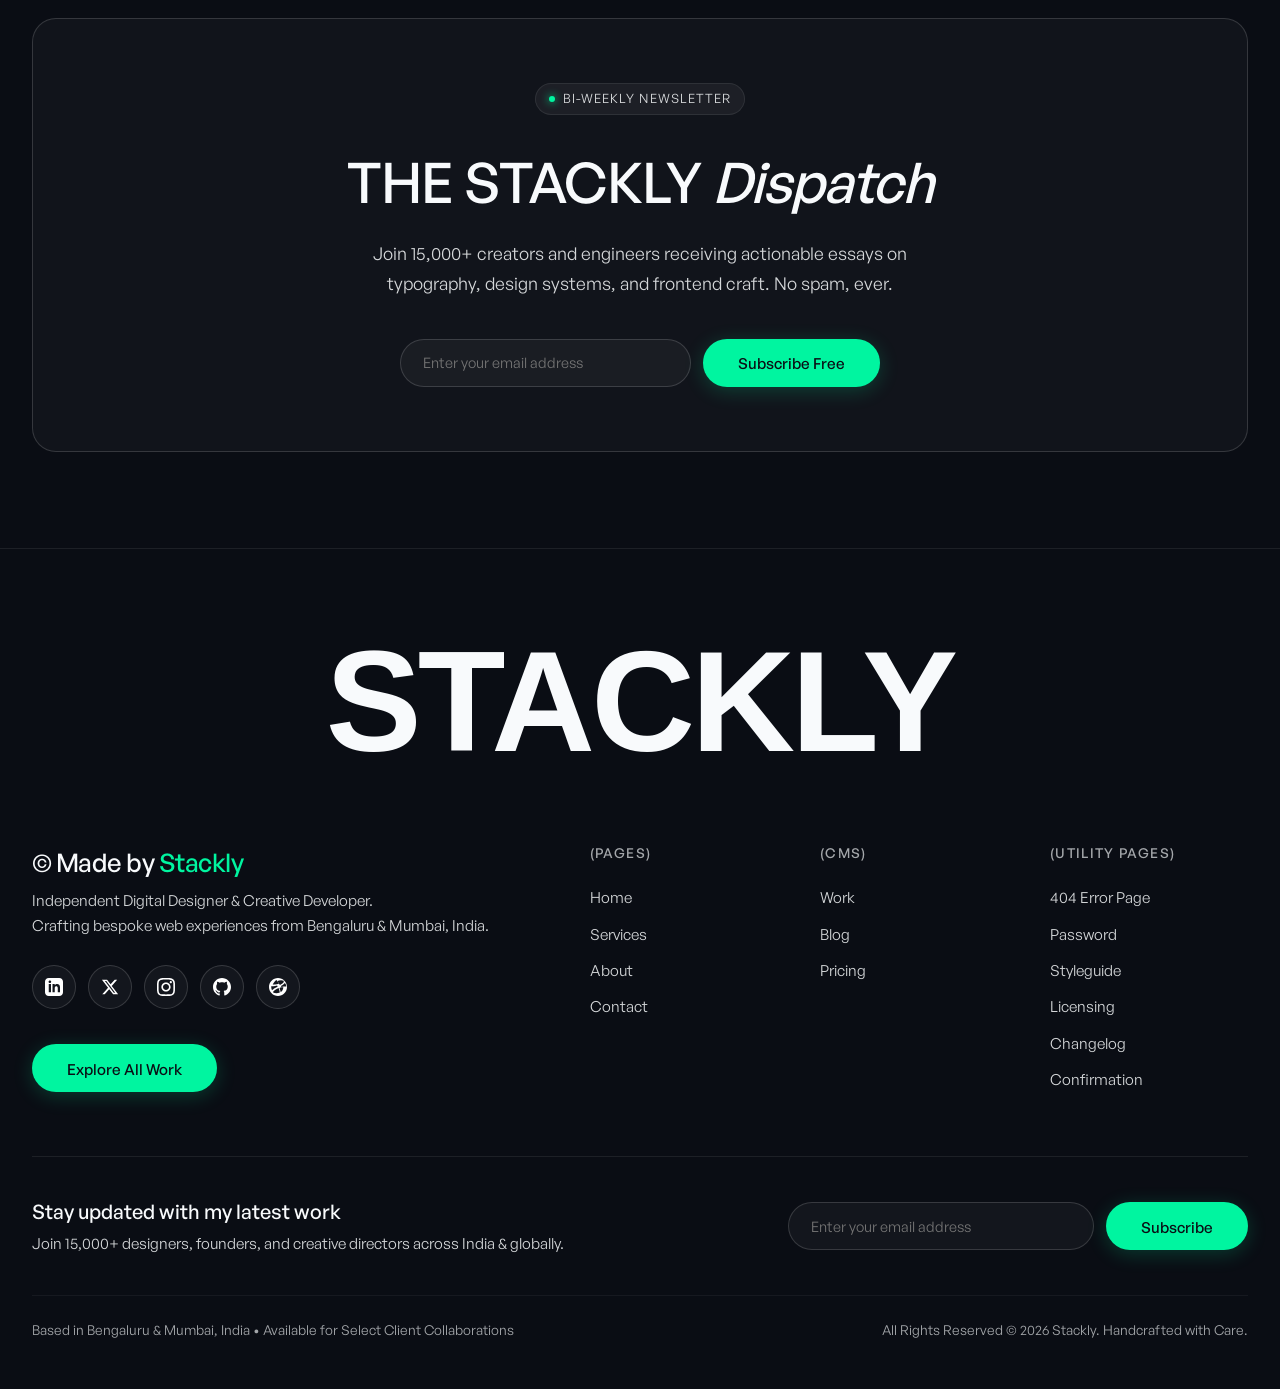
<file: blog.html>
<!DOCTYPE html>
<html lang="en">
<head>
  <meta charset="UTF-8" />
  <meta name="viewport" content="width=device-width, initial-scale=1.0" />
  <title>Stackly</title>
  <meta name="description" content="Personal thoughts, design trends, and technical learnings by Stackly — independent digital designer and developer." />
    <link rel="stylesheet" href="css/style.css" />
  <!-- Dedicated Separate Media Query CSS for Each Screen Breakpoint -->
  <link rel="stylesheet" href="css/screens/screen-320px.css" media="screen and (max-width: 320px)" />
  <link rel="stylesheet" href="css/screens/screen-375px.css" media="screen and (min-width: 321px) and (max-width: 375px)" />
  <link rel="stylesheet" href="css/screens/screen-480px.css" media="screen and (min-width: 376px) and (max-width: 480px)" />
  <link rel="stylesheet" href="css/screens/screen-576px.css" media="screen and (min-width: 481px) and (max-width: 576px)" />
  <link rel="stylesheet" href="css/screens/screen-768px.css" media="screen and (min-width: 577px) and (max-width: 768px)" />
  <link rel="stylesheet" href="css/screens/screen-1024px.css" media="screen and (min-width: 769px) and (max-width: 1024px)" />
  <link rel="stylesheet" href="css/screens/screen-1200px.css" media="screen and (min-width: 1025px) and (max-width: 1200px)" />
  <link rel="stylesheet" href="css/screens/screen-1440px.css" media="screen and (min-width: 1201px) and (max-width: 1440px)" />
  <link rel="stylesheet" href="css/screens/screen-wide.css" media="screen and (min-width: 1441px)" />
</head>
<body>
  <header class="header">
    <div class="header-container">
      <button class="menu-toggle" aria-label="Toggle Navigation Menu">
        <span class="menu-toggle-line"></span>
        <span class="menu-toggle-line"></span>
      </button>

      <a href="index.html" class="header-logo" aria-label="Stackly Personal Portfolio">
        <img src="images/logo.webp" alt="Stackly Logo" class="header-logo-image" width="38" height="42" />
        <span class="header-logo-text">stackly<span class="logo-dot">.</span></span>
      </a>

      <nav class="header-nav" aria-label="Primary Navigation">
        <a href="work.html" class="header-nav-link"><span>(01)</span> Work</a>
        <a href="about.html" class="header-nav-link"><span>(02)</span> About</a>
        <a href="services.html" class="header-nav-link"><span>(03)</span> Services</a>
        <a href="blog.html" class="header-nav-link active"><span>(04)</span> Blog</a>
        <a href="contact.html" class="header-nav-link"><span>(05)</span> Contact</a>
      </nav>

      <div class="header-actions">
        <a href="contact.html" class="btn-flip btn-flip-primary">
          <span class="btn-flip-text-wrap">
            <span class="btn-flip-text">Work With Me</span>
            <span class="btn-flip-text-hover">Work With Me</span>
          </span>
        </a>
      </div>
    </div>
  </header>

  <!-- Fullscreen Slide-Down Drawer Menu -->
  <div class="menu-drawer" role="dialog" aria-modal="true" aria-label="Main Navigation">
    <div class="menu-drawer-top">
      <div class="menu-drawer-top-status">
        <span class="pulse-dot"></span> Available for Select Q1/Q2 2026 Projects
      </div>
      <button class="drawer-close-btn" id="drawerCloseBtn" aria-label="Close navigation menu">
        <span class="drawer-close-text">CLOSE MENU</span>
        <span class="drawer-close-icon"><svg class="drawer-close-icon" width="13" height="13" viewBox="0 0 24 24" fill="none" stroke="currentColor" stroke-width="2.5" stroke-linecap="round" stroke-linejoin="round" style="display: inline-block; vertical-align: middle;"><line x1="18" y1="6" x2="6" y2="18"></line><line x1="6" y1="6" x2="18" y2="18"></line></svg></span>
      </button>
    </div>

    <div class="menu-drawer-content">
      <nav class="menu-drawer-nav">
        <a href="work.html" class="menu-drawer-item">
          <span class="num">(01)</span>
          <span class="item-text">Work</span>
          <span class="item-tag">Portfolio &amp; Case Studies</span>
        </a>
        <a href="about.html" class="menu-drawer-item">
          <span class="num">(02)</span>
          <span class="item-text">About</span>
          <span class="item-tag">Story &amp; Philosophy</span>
        </a>
        <a href="services.html" class="menu-drawer-item">
          <span class="num">(03)</span>
          <span class="item-text">Services</span>
          <span class="item-tag">Capabilities &amp; Pricing</span>
        </a>
        <a href="blog.html" class="menu-drawer-item">
          <span class="num">(04)</span>
          <span class="item-text">Blog</span>
          <span class="item-tag">Articles &amp; Journal</span>
        </a>
        <a href="contact.html" class="menu-drawer-item">
          <span class="num">(05)</span>
          <span class="item-text">Contact</span>
          <span class="item-tag">Start a Collaboration</span>
        </a>
      </nav>

      <div class="menu-drawer-aside">
        <div class="menu-drawer-aside-block">
          <div class="drawer-aside-label">Direct Inquiry</div>
          <a href="mailto:hello@stackly.in" class="drawer-aside-email">hello@stackly.in</a>
          <div class="drawer-aside-sub">Replies typically within 24 hours</div>
        </div>

        <div class="menu-drawer-aside-block">
          <div class="drawer-aside-label">Studio Locations</div>
          <div class="drawer-aside-val">Bengaluru &bull; Indiranagar &bull; Karnataka</div>
          <div class="drawer-aside-val">Mumbai &bull; Bandra West &bull; Maharashtra</div>
        </div>

        <div class="menu-drawer-aside-block">
          <div class="drawer-aside-label">Social Ecosystem</div>
          <div class="drawer-social-pills">
            <a href="404.html" class="drawer-social-pill">X / Twitter</a>
            <a href="404.html" class="drawer-social-pill">LinkedIn</a>
            <a href="404.html" class="drawer-social-pill">GitHub</a>
            <a href="404.html" class="drawer-social-pill">Instagram</a>
            <a href="404.html" class="drawer-social-pill">Dribbble</a>
          </div>
        </div>
      </div>
    </div>

    <div class="menu-drawer-footer">
      <div class="drawer-footer-left">
        <strong>Stackly</strong> &bull; Independent Digital Designer &amp; Creative Developer &bull; Bengaluru &amp; Mumbai, India
      </div>
      <div class="drawer-footer-right">
        <span>IST (GMT+5:30) &bull; © 2026 Stackly</span>
      </div>
    </div>
  </div>

  <main style="padding-top: 8rem;">
    <!-- SECTION 1: HERO & FEATURED POST -->
    <section class="container-wide" style="margin-bottom: 5rem;">
      <div class="meta-label" style="margin-bottom: 1rem;">( Journal &amp; Articles )</div>
      <h1 class="hero-title-giant" style="font-size: clamp(3rem, 8vw, 8.5rem); margin-bottom: 3.5rem;">
        MY<br />
        <span class="serif-italic">Thoughts</span>
      </h1>

      <!-- FEATURED POST -->
      <a href="404.html" class="blog-featured-card" style="text-decoration: none; color: inherit; transition: border-color var(--transition-fast);">
        <div style="height: 420px; overflow: hidden;">
          <img src="images/post-01-preview.webp" alt="Featured Article" style="width: 100%; height: 100%; object-fit: cover;" />
        </div>
        <div class="blog-featured-content">
          <div class="meta-pill" style="align-self: flex-start; margin-bottom: 1.25rem;">
            <span class="dot"></span> Featured Story &bull; 6 Min Read
          </div>
          <h2 style="font-size: 2.2rem; font-weight: 500; letter-spacing: -0.02em; margin-bottom: 1.25rem; line-height: 1.25;">
            The Importance of Consistent Branding in Modern Web Design
          </h2>
          <p style="color: var(--text-muted); font-size: 1.05rem; line-height: 1.7; margin-bottom: 2rem;">
            Why cohesive visual identity, typography rhythm, and micro-interactions turn casual visitors into loyal brand advocates in the hyper-competitive digital space.
          </p>
          <div style="font-size: 0.9rem; color: var(--text-dim); display: flex; align-items: center; gap: 0.75rem;">
            <span>By Stackly</span> &bull; <span>February 2026</span> &bull; <span>Design Strategy</span>
          </div>
        </div>
      </a>

      <!-- RECENT ARTICLES GRID -->
      <div class="section-header">
        <div>
          <div class="meta-label" style="margin-bottom: 0.5rem;">( Recent Writings )</div>
          <h2 class="section-title">LATEST <em>Articles</em></h2>
        </div>
      </div>

      <div class="blog-posts-grid">
        <a href="404.html" style="background: var(--bg-card); border: 1px solid var(--border-light); border-radius: var(--radius-md); overflow: hidden; text-decoration: none; color: inherit; transition: transform var(--transition-normal);">
          <div style="height: 220px; overflow: hidden;">
            <img src="images/post-02-preview.webp" alt="Article 2" style="width: 100%; height: 100%; object-fit: cover;" />
          </div>
          <div style="padding: 2rem;">
            <div class="meta-label" style="margin-bottom: 0.5rem;">Design Trends</div>
            <h3 style="font-size: 1.35rem; font-weight: 500; margin-bottom: 0.75rem;">Top Web Design Trends of 2026: What You Need to Know</h3>
            <p style="color: var(--text-muted); font-size: 0.95rem; line-height: 1.6;">A look into brutalist typography, micro-interactions, and dark mode palettes.</p>
          </div>
        </a>

        <a href="404.html" style="background: var(--bg-card); border: 1px solid var(--border-light); border-radius: var(--radius-md); overflow: hidden; text-decoration: none; color: inherit; transition: transform var(--transition-normal);">
          <div style="height: 220px; overflow: hidden;">
            <img src="images/post-03-preview.webp" alt="Article 3" style="width: 100%; height: 100%; object-fit: cover;" />
          </div>
          <div style="padding: 2rem;">
            <div class="meta-label" style="margin-bottom: 0.5rem;">Development</div>
            <h3 style="font-size: 1.35rem; font-weight: 500; margin-bottom: 0.75rem;">The Web Development Process Explained for Founders</h3>
            <p style="color: var(--text-muted); font-size: 0.95rem; line-height: 1.6;">From wireframes to responsive CSS and performance optimizations.</p>
          </div>
        </a>

        <a href="404.html" style="background: var(--bg-card); border: 1px solid var(--border-light); border-radius: var(--radius-md); overflow: hidden; text-decoration: none; color: inherit; transition: transform var(--transition-normal);">
          <div style="height: 220px; overflow: hidden;">
            <img src="images/post-04-preview.webp" alt="Article 4" style="width: 100%; height: 100%; object-fit: cover;" />
          </div>
          <div style="padding: 2rem;">
            <div class="meta-label" style="margin-bottom: 0.5rem;">User Experience</div>
            <h3 style="font-size: 1.35rem; font-weight: 500; margin-bottom: 0.75rem;">Key Elements of Effective Website Design</h3>
            <p style="color: var(--text-muted); font-size: 0.95rem; line-height: 1.6;">How visual hierarchy, contrast, and speed drive user satisfaction.</p>
          </div>
        </a>
      </div>
    </section>

    <!-- EXTRA SECTION 1: MORE PERSPECTIVES (3 ADDITIONAL ARTICLES) -->
    <section class="container-wide" style="margin-bottom: 6rem; padding-top: 3rem; border-top: 1px solid var(--border-light);">
      <div class="section-header">
        <div>
          <div class="meta-label" style="margin-bottom: 0.5rem;">( Practical Guides )</div>
          <h2 class="section-title">DEEP <em>Dives</em></h2>
        </div>
      </div>

      <div class="blog-guides-grid">
        <a href="404.html" style="background: var(--bg-card); border: 1px solid var(--border-light); border-radius: var(--radius-md); overflow: hidden; text-decoration: none; color: inherit;">
          <div style="height: 220px; overflow: hidden;">
            <img src="images/home-services-01.webp" alt="Guide 1" style="width: 100%; height: 100%; object-fit: cover;" />
          </div>
          <div style="padding: 2rem;">
            <div class="meta-label" style="margin-bottom: 0.5rem;">Design Systems</div>
            <h3 style="font-size: 1.35rem; font-weight: 500; margin-bottom: 0.75rem;">Multi-Brand Design Tokens in Modern Frontend</h3>
            <p style="color: var(--text-muted); font-size: 0.95rem; line-height: 1.6;">How to map Figma color and typography variables directly into clean CSS variables without tooling overhead.</p>
          </div>
        </a>

        <a href="404.html" style="background: var(--bg-card); border: 1px solid var(--border-light); border-radius: var(--radius-md); overflow: hidden; text-decoration: none; color: inherit;">
          <div style="height: 220px; overflow: hidden;">
            <img src="images/home-services-02.webp" alt="Guide 2" style="width: 100%; height: 100%; object-fit: cover;" />
          </div>
          <div style="padding: 2rem;">
            <div class="meta-label" style="margin-bottom: 0.5rem;">Freelancing in India</div>
            <h3 style="font-size: 1.35rem; font-weight: 500; margin-bottom: 0.75rem;">Navigating Value-Based Pricing for Indian Creatives</h3>
            <p style="color: var(--text-muted); font-size: 0.95rem; line-height: 1.6;">Why charging by output rather than hours transformed my client relationships and personal creative freedom.</p>
          </div>
        </a>

        <a href="404.html" style="background: var(--bg-card); border: 1px solid var(--border-light); border-radius: var(--radius-md); overflow: hidden; text-decoration: none; color: inherit;">
          <div style="height: 220px; overflow: hidden;">
            <img src="images/home-services-03.webp" alt="Guide 3" style="width: 100%; height: 100%; object-fit: cover;" />
          </div>
          <div style="padding: 2rem;">
            <div class="meta-label" style="margin-bottom: 0.5rem;">Animation Handoff</div>
            <h3 style="font-size: 1.35rem; font-weight: 500; margin-bottom: 0.75rem;">Zero-Loss Micro-interactions: From Figma to Code</h3>
            <p style="color: var(--text-muted); font-size: 0.95rem; line-height: 1.6;">Translating smart-animate spring curves into exact CSS cubic-beziers for flawless native browser feel.</p>
          </div>
        </a>
      </div>
    </section>

    <!-- EXTRA SECTION 2: CURATED BOOKSHELF & RESOURCES -->
    <section class="container-wide" style="margin-bottom: 6rem; padding-top: 3rem; border-top: 1px solid var(--border-light);">
      <div class="section-header">
        <div>
          <div class="meta-label" style="margin-bottom: 0.5rem;">( Recommended Reading )</div>
          <h2 class="section-title">MY INSPIRATION <em>Bookshelf</em></h2>
        </div>
        <div style="color: var(--text-muted); font-size: 0.95rem;">Books and resources that shaped my design philosophy</div>
      </div>

      <div class="resources-grid">
        <div class="resource-item">
          <div class="resource-tag">Typography Classic</div>
          <h3 class="resource-title">The Elements of Typographic Style</h3>
          <p class="resource-desc">
            By Robert Bringhurst. The ultimate masterclass on letterforms, rhythm, and proportions that every digital designer must read.
          </p>
        </div>

        <div class="resource-item">
          <div class="resource-tag">UI Engineering</div>
          <h3 class="resource-title">Refactoring UI</h3>
          <p class="resource-desc">
            By Adam Wathan &amp; Steve Schoger. Practical, developer-first tactics for making interfaces look polished, clean, and modern.
          </p>
        </div>

        <div class="resource-item">
          <div class="resource-tag">Design Systems</div>
          <h3 class="resource-title">Design Systems Handbook</h3>
          <p class="resource-desc">
            By InVision Design Better. Fundamental principles for building cohesive, scalable design systems across enterprise teams.
          </p>
        </div>
      </div>
    </section>

    <!-- EXTRA SECTION 3: THE STACKLY DISPATCH NEWSLETTER -->
    <section class="container" style="margin-bottom: 6rem;">
      <div style="background: var(--bg-card); border: 1px solid var(--border-medium); border-radius: var(--radius-lg); padding: 4rem 3rem; text-align: center;">
        <div class="meta-pill" style="margin-bottom: 1.5rem;">
          <span class="dot"></span> Bi-Weekly Newsletter
        </div>
        <h2 style="font-size: clamp(2.2rem, 4.5vw, 3.5rem); font-weight: 500; letter-spacing: -0.02em; margin-bottom: 1rem;">
          THE STACKLY <em>Dispatch</em>
        </h2>
        <p style="color: var(--text-muted); font-size: 1.1rem; max-width: 600px; margin: 0 auto 2.5rem; line-height: 1.7;">
          Join 15,000+ creators and engineers receiving actionable essays on typography, design systems, and frontend craft. No spam, ever.
        </p>

        <form action="thank-you.html" method="GET" style="display: flex; gap: 0.75rem; max-width: 480px; margin: 0 auto; flex-wrap: wrap;">
          <input type="email" class="footer-input" required placeholder="Enter your email address" style="flex: 1;" />
          <button type="submit" class="btn-flip btn-flip-primary">
            <span class="btn-flip-text-wrap">
              <span class="btn-flip-text">Subscribe Free</span>
              <span class="btn-flip-text-hover">Subscribe Free</span>
            </span>
          </button>
        </form>
      </div>
    </section>
  </main>

  <footer class="footer">
    <div class="container-wide">
      <div class="footer-marquee-wrap">
        <img src="images/headline-footer.svg" alt="Stackly Headline" class="footer-marquee-img" loading="lazy" />
      </div>

      <div class="footer-grid">
        <div class="footer-left">
          <div>
            <h3 class="footer-brand-title">© Made by <a href="about.html" style="color: var(--accent-primary);">Stackly</a></h3>
            <p class="footer-studio-info">
              Independent Digital Designer &amp; Creative Developer.<br />
              Crafting bespoke web experiences from Bengaluru &amp; Mumbai, India.
            </p>
          </div>

          <div class="footer-social-row">
            <a href="404.html" class="footer-social-btn" aria-label="LinkedIn" title="LinkedIn">
              <svg viewBox="0 0 24 24"><path d="M19 0h-14c-2.761 0-5 2.239-5 5v14c0 2.761 2.239 5 5 5h14c2.762 0 5-2.239 5-5v-14c0-2.761-2.238-5-5-5zm-11 19h-3v-11h3v11zm-1.5-12.268c-.966 0-1.75-.79-1.75-1.764s.784-1.764 1.75-1.764 1.75.79 1.75 1.764-.783 1.764-1.75 1.764zm13.5 12.268h-3v-5.604c0-3.368-4-3.113-4 0v5.604h-3v-11h3v1.765c1.396-2.586 7-2.777 7 2.476v6.759z"/></svg>
            </a>
            <a href="404.html" class="footer-social-btn" aria-label="X / Twitter" title="X / Twitter">
              <svg viewBox="0 0 24 24"><path d="M18.244 2.25h3.308l-7.227 8.26 8.502 11.24H16.17l-5.214-6.817L4.99 21.75H1.68l7.73-8.835L1.254 2.25H8.08l4.713 6.231zm-1.161 17.52h1.833L7.084 4.126H5.117z"/></svg>
            </a>
            <a href="404.html" class="footer-social-btn" aria-label="Instagram" title="Instagram">
              <svg viewBox="0 0 24 24"><path d="M12 2.163c3.204 0 3.584.012 4.85.07 3.252.148 4.771 1.691 4.919 4.919.058 1.265.069 1.645.069 4.849 0 3.205-.012 3.584-.069 4.849-.149 3.225-1.664 4.771-4.919 4.919-1.266.058-1.644.07-4.85.07-3.204 0-3.584-.012-4.849-.07-3.26-.149-4.771-1.699-4.919-4.92-.058-1.265-.07-1.644-.07-4.849 0-3.204.013-3.583.07-4.849.149-3.227 1.664-4.771 4.919-4.919 1.266-.057 1.645-.069 4.849-.069zm0-2.163c-3.259 0-3.667.014-4.947.072-4.358.2-6.78 2.618-6.98 6.98-.059 1.281-.073 1.689-.073 4.948 0 3.259.014 3.668.072 4.948.2 4.358 2.618 6.78 6.98 6.98 1.281.058 1.689.072 4.948.072 3.259 0 3.668-.014 4.948-.072 4.354-.2 6.782-2.618 6.979-6.98.059-1.28.073-1.689.073-4.948 0-3.259-.014-3.667-.072-4.947-.196-4.354-2.617-6.78-6.979-6.98-1.281-.059-1.69-.073-4.949-.073zm0 5.838c-3.403 0-6.162 2.759-6.162 6.162s2.759 6.163 6.162 6.163 6.162-2.759 6.162-6.163c0-3.403-2.759-6.162-6.162-6.162zm0 10.162c-2.209 0-4-1.79-4-4 0-2.209 1.791-4 4-4s4 1.791 4 4c0 2.21-1.791 4-4 4zm6.406-11.845c-.796 0-1.441.645-1.441 1.44s.645 1.44 1.441 1.44c.795 0 1.439-.645 1.439-1.44s-.644-1.44-1.439-1.44z"/></svg>
            </a>
            <a href="404.html" class="footer-social-btn" aria-label="GitHub" title="GitHub">
              <svg viewBox="0 0 24 24"><path d="M12 0c-6.626 0-12 5.373-12 12 0 5.302 3.438 9.8 8.207 11.387.599.111.793-.261.793-.577v-2.234c-3.338.726-4.033-1.416-4.033-1.416-.546-1.387-1.333-1.756-1.333-1.756-1.089-.745.083-.729.083-.729 1.205.084 1.839 1.237 1.839 1.237 1.07 1.834 2.807 1.304 3.492.997.107-.775.418-1.305.762-1.604-2.665-.305-5.467-1.334-5.467-5.931 0-1.311.469-2.381 1.236-3.221-.124-.303-.535-1.524.117-3.176 0 0 1.008-.322 3.301 1.23.957-.266 1.983-.399 3.003-.404 1.02.005 2.047.138 3.006.404 2.291-1.552 3.297-1.23 3.297-1.23.653 1.653.242 2.874.118 3.176.77.84 1.235 1.911 1.235 3.221 0 4.609-2.807 5.624-5.479 5.921.43.372.823 1.102.823 2.222v3.293c0 .319.192.694.801.576 4.765-1.589 8.199-6.086 8.199-11.386 0-6.627-5.373-12-12-12z"/></svg>
            </a>
            <a href="404.html" class="footer-social-btn" aria-label="Dribbble" title="Dribbble">
              <svg viewBox="0 0 24 24"><path d="M12 0c-6.627 0-12 5.373-12 12s5.373 12 12 12 12-5.373 12-12-5.373-12-12-12zm10.193 11.237c-.328-.024-2.812-.178-5.549.927-.221-.497-.457-1.003-.706-1.513 3.656-1.543 5.093-3.664 5.215-3.856 1.139 1.272 1.836 2.824 1.836 4.442h-.796zm-2.617-5.597c-.179.255-1.579 2.186-5.048 3.642-1.39-2.529-2.923-4.789-3.324-5.367 1.488-.563 3.111-.877 4.807-.877 1.341 0 2.614.288 3.565.602zm-9.593-3.084c.389.554 1.896 2.767 3.287 5.267-3.923 1.171-7.854 1.156-8.291 1.154 1.054-2.946 3.003-5.32 5.004-6.421zm-6.983 8.444c.483.003 3.968.014 7.747-.985.25.518.487 1.031.708 1.536-3.834 1.353-7.234 4.544-7.469 4.773-.67-1.484-1.036-3.116-1.036-4.824 0-.171.018-.336.05-.5zm2.748 6.786c.277-.282 3.324-3.213 7.027-4.484 1.066 2.735 1.543 5.379 1.666 6.136-1.406.666-2.983 1.042-4.654 1.042-1.539 0-2.996-.328-4.039-.694zm9.897 1.343c-.143-.836-.619-3.298-1.624-5.918 2.508-.996 4.793-.842 5.099-.817-.184 2.805-1.558 5.265-3.475 6.735z"/></svg>
            </a>
          </div>

          <div>
            <a href="work.html" class="btn-flip btn-flip-primary">
              <span class="btn-flip-text-wrap">
                <span class="btn-flip-text">Explore All Work</span>
                <span class="btn-flip-text-hover">Explore All Work</span>
              </span>
            </a>
          </div>
        </div>

        <div class="footer-right">
          <div>
            <div class="footer-col-label">(Pages)</div>
            <div class="footer-links">
              <a href="index.html" class="footer-link">Home</a>
              <a href="services.html" class="footer-link">Services</a>
              <a href="about.html" class="footer-link">About</a>
              <a href="contact.html" class="footer-link">Contact</a>
            </div>
          </div>

          <div>
            <div class="footer-col-label">(CMS)</div>
            <div class="footer-links">
              <a href="work.html" class="footer-link">Work</a>
              <a href="blog.html" class="footer-link">Blog</a>
              <a href="404.html" class="footer-link">Pricing</a>
            </div>
          </div>

          <div>
            <div class="footer-col-label">(Utility Pages)</div>
            <div class="footer-links">
              <a href="404.html" class="footer-link">404 Error Page</a>
              <a href="404.html" class="footer-link">Password</a>
              <a href="404.html" class="footer-link">Styleguide</a>
              <a href="404.html" class="footer-link">Licensing</a>
              <a href="404.html" class="footer-link">Changelog</a>
              <a href="thank-you.html" class="footer-link">Confirmation</a>
            </div>
          </div>
        </div>
      </div>

      <div class="footer-newsletter-wrap">
        <div>
          <h4 style="font-size: 1.25rem; font-weight: 500; margin-bottom: 0.35rem;">Stay updated with my latest work</h4>
          <p style="color: var(--text-muted); font-size: 0.95rem;">Join 15,000+ designers, founders, and creative directors across India &amp; globally.</p>
        </div>

        <form class="footer-newsletter-form" action="thank-you.html" method="GET">
          <input type="email" class="footer-input" required placeholder="Enter your email address" aria-label="Email Address" />
          <button type="submit" class="btn-flip btn-flip-primary">
            <span class="btn-flip-text-wrap">
              <span class="btn-flip-text">Subscribe</span>
              <span class="btn-flip-text-hover">Subscribe</span>
            </span>
          </button>
        </form>
      </div>

      <div class="footer-bottom-legal">
        <div>Based in Bengaluru &amp; Mumbai, India &bull; Available for Select Client Collaborations</div>
        <div>All Rights Reserved © 2026 Stackly. Handcrafted with Care.</div>
      </div>
    </div>
  </footer>

  <script src="js/main.js"></script>
</body>
</html>
</file>
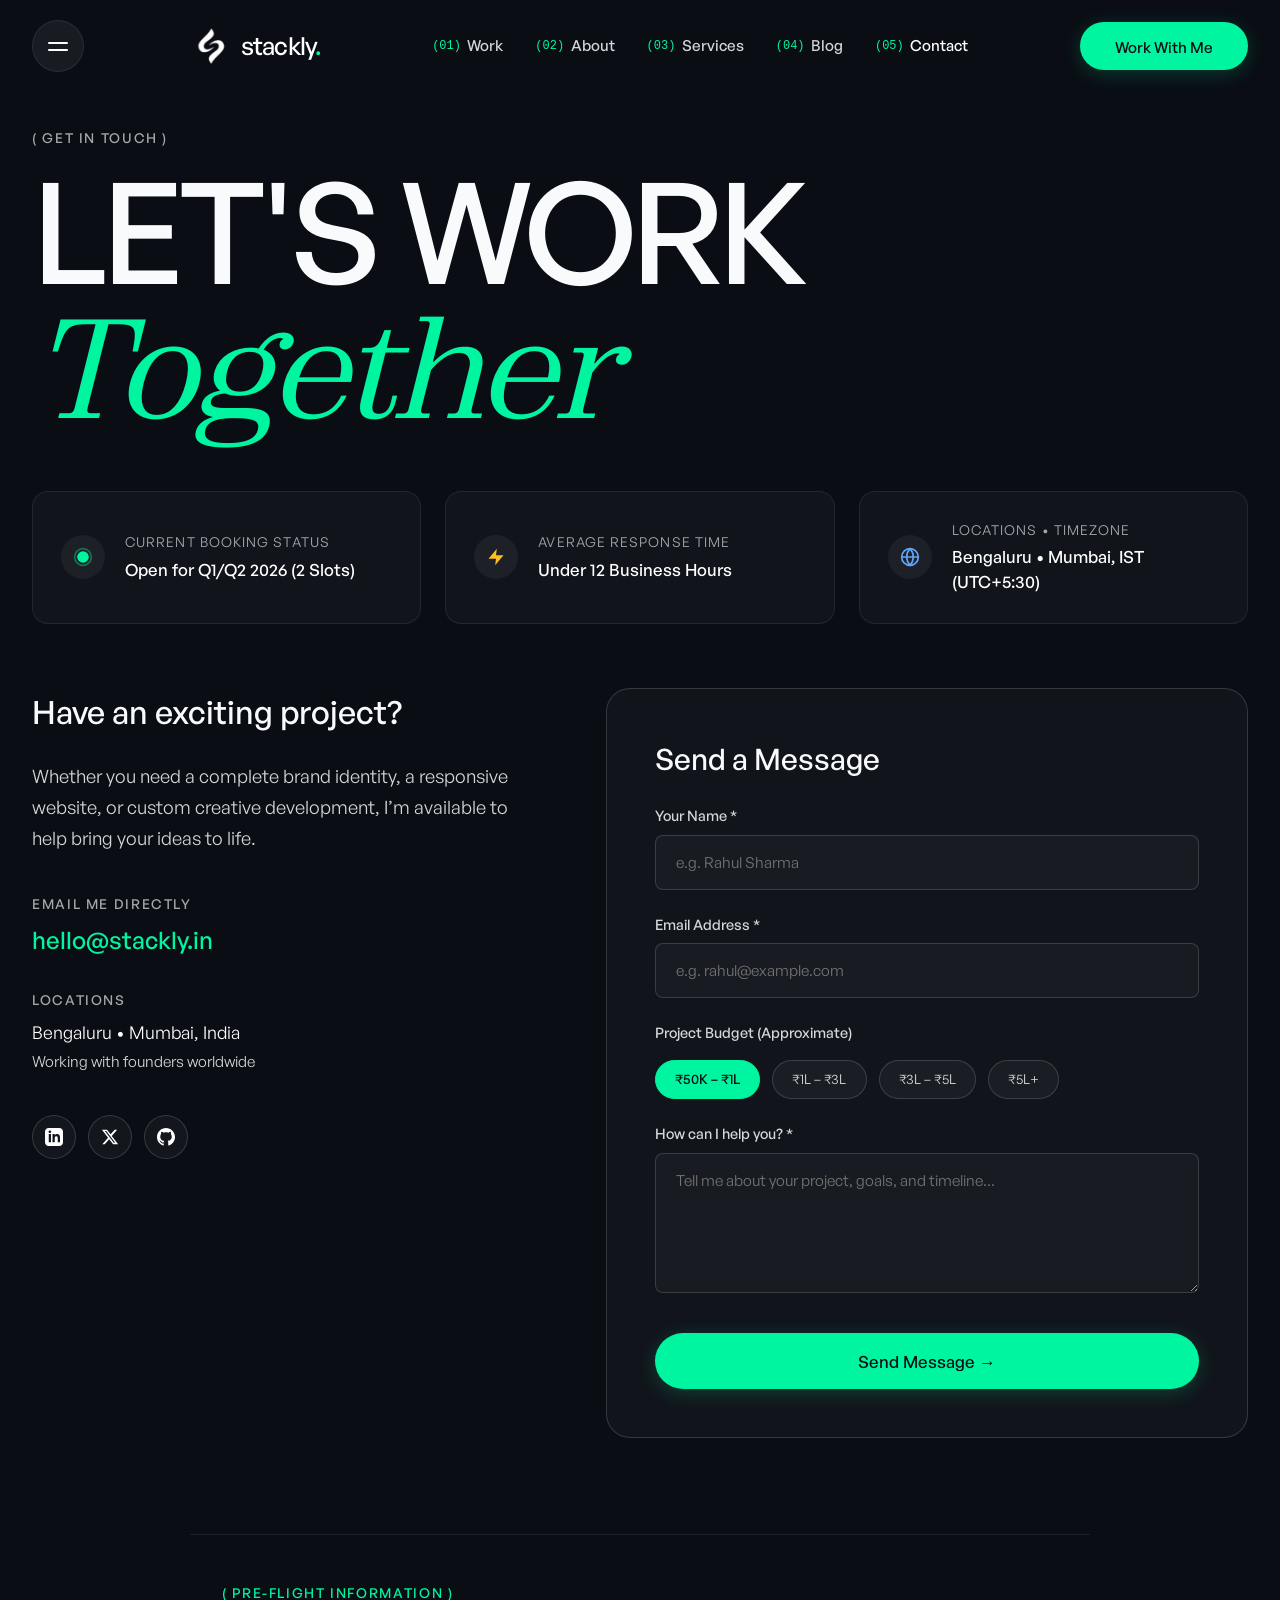
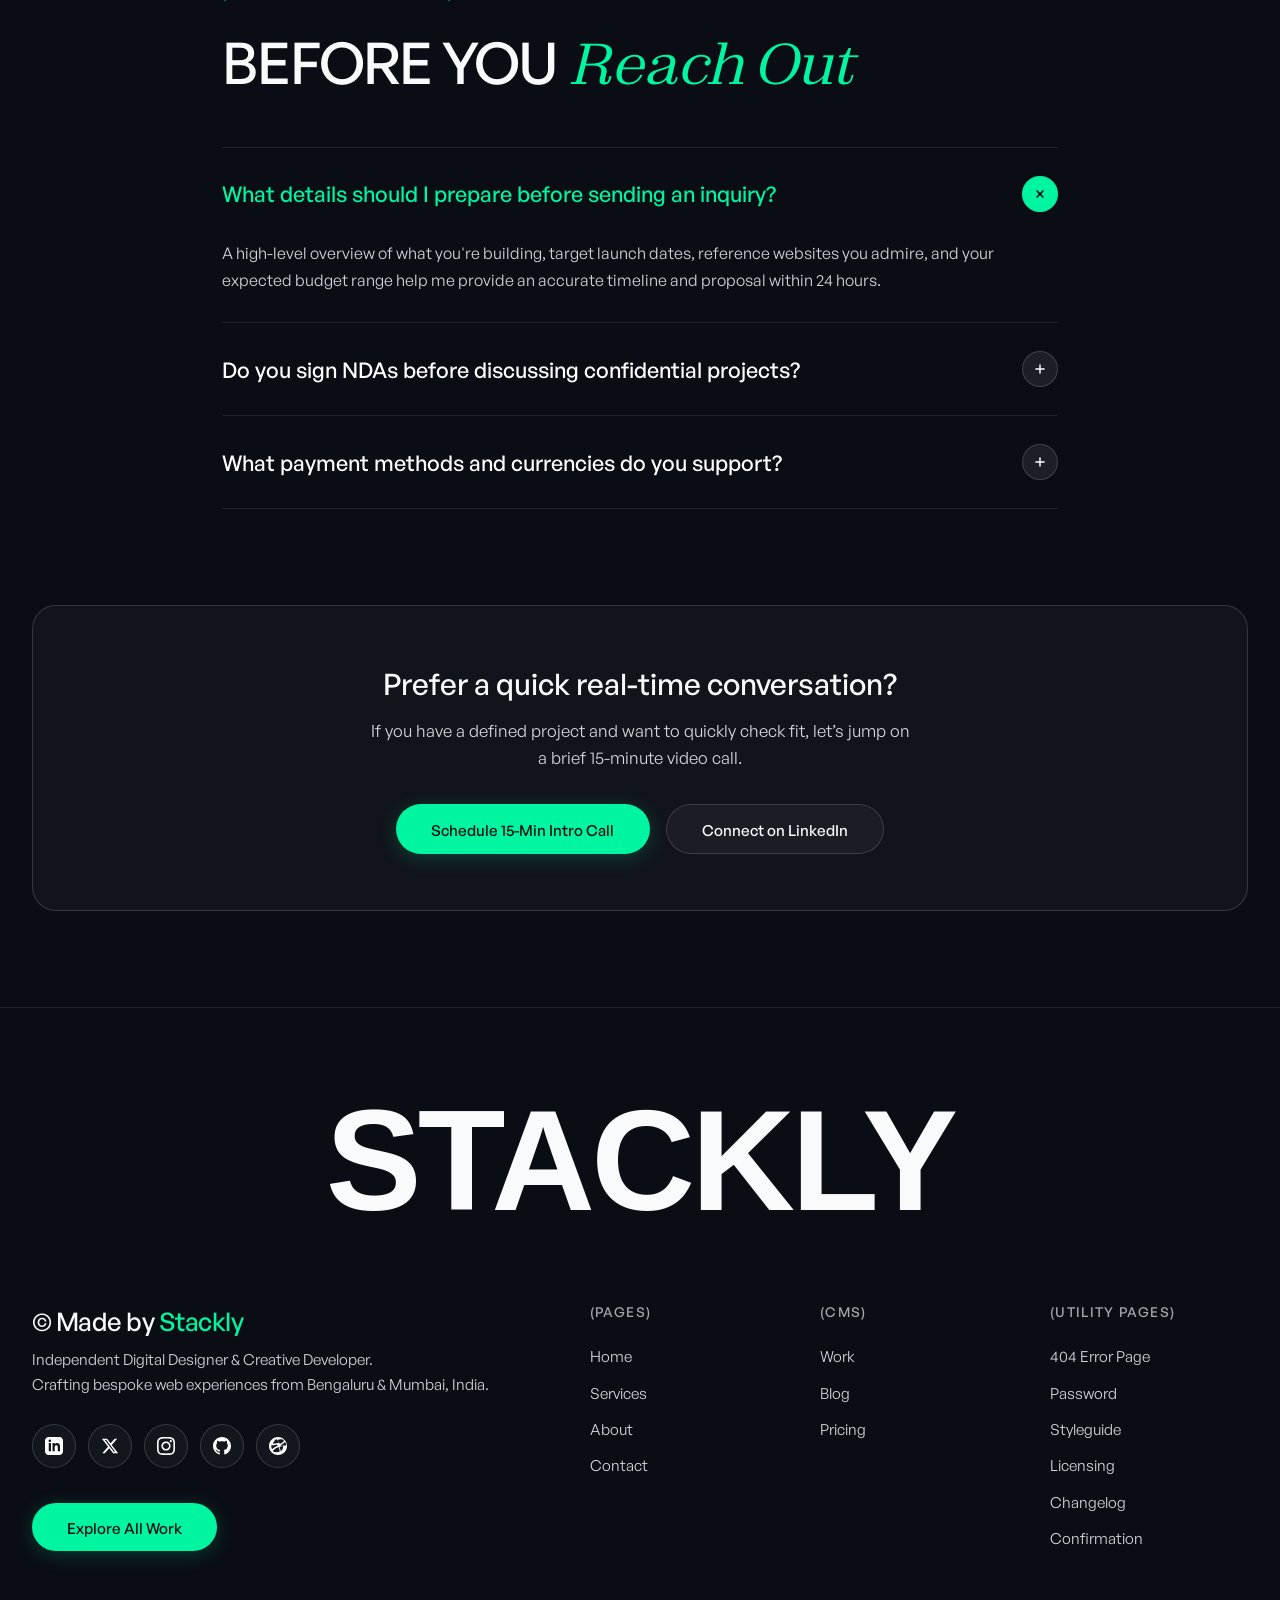
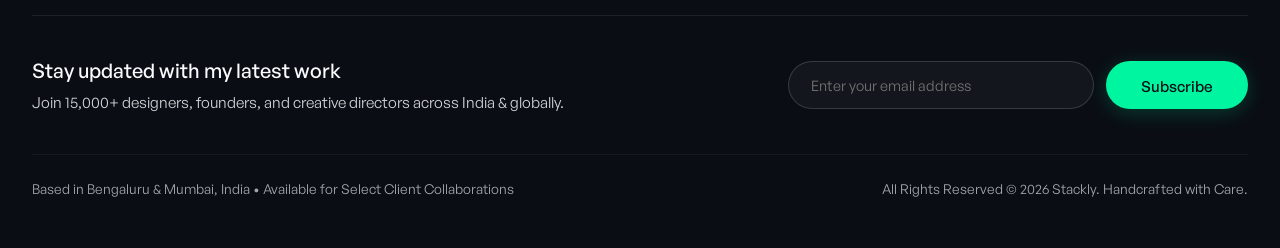
<file: contact.html>
<!DOCTYPE html>
<html lang="en">
<head>
  <meta charset="UTF-8" />
  <meta name="viewport" content="width=device-width, initial-scale=1.0" />
  <title>Stackly</title>
  <meta name="description" content="Get in touch with Stackly. Send an inquiry for your branding, web design, or development project." />
    <link rel="stylesheet" href="css/style.css" />
  <!-- Dedicated Separate Media Query CSS for Each Screen Breakpoint -->
  <link rel="stylesheet" href="css/screens/screen-320px.css" media="screen and (max-width: 320px)" />
  <link rel="stylesheet" href="css/screens/screen-375px.css" media="screen and (min-width: 321px) and (max-width: 375px)" />
  <link rel="stylesheet" href="css/screens/screen-480px.css" media="screen and (min-width: 376px) and (max-width: 480px)" />
  <link rel="stylesheet" href="css/screens/screen-576px.css" media="screen and (min-width: 481px) and (max-width: 576px)" />
  <link rel="stylesheet" href="css/screens/screen-768px.css" media="screen and (min-width: 577px) and (max-width: 768px)" />
  <link rel="stylesheet" href="css/screens/screen-1024px.css" media="screen and (min-width: 769px) and (max-width: 1024px)" />
  <link rel="stylesheet" href="css/screens/screen-1200px.css" media="screen and (min-width: 1025px) and (max-width: 1200px)" />
  <link rel="stylesheet" href="css/screens/screen-1440px.css" media="screen and (min-width: 1201px) and (max-width: 1440px)" />
  <link rel="stylesheet" href="css/screens/screen-wide.css" media="screen and (min-width: 1441px)" />
</head>
<body>
  <header class="header">
    <div class="header-container">
      <button class="menu-toggle" aria-label="Toggle Navigation Menu">
        <span class="menu-toggle-line"></span>
        <span class="menu-toggle-line"></span>
      </button>

      <a href="index.html" class="header-logo" aria-label="Stackly Personal Portfolio">
        <img src="images/logo.webp" alt="Stackly Logo" class="header-logo-image" width="38" height="42" />
        <span class="header-logo-text">stackly<span class="logo-dot">.</span></span>
      </a>

      <nav class="header-nav" aria-label="Primary Navigation">
        <a href="work.html" class="header-nav-link"><span>(01)</span> Work</a>
        <a href="about.html" class="header-nav-link"><span>(02)</span> About</a>
        <a href="services.html" class="header-nav-link"><span>(03)</span> Services</a>
        <a href="blog.html" class="header-nav-link"><span>(04)</span> Blog</a>
        <a href="contact.html" class="header-nav-link active"><span>(05)</span> Contact</a>
      </nav>

      <div class="header-actions">
        <a href="contact.html" class="btn-flip btn-flip-primary">
          <span class="btn-flip-text-wrap">
            <span class="btn-flip-text">Work With Me</span>
            <span class="btn-flip-text-hover">Work With Me</span>
          </span>
        </a>
      </div>
    </div>
  </header>

  <!-- Fullscreen Slide-Down Drawer Menu -->
  <div class="menu-drawer" role="dialog" aria-modal="true" aria-label="Main Navigation">
    <div class="menu-drawer-top">
      <div class="menu-drawer-top-status">
        <span class="pulse-dot"></span> Available for Select Q1/Q2 2026 Projects
      </div>
      <button class="drawer-close-btn" id="drawerCloseBtn" aria-label="Close navigation menu">
        <span class="drawer-close-text">CLOSE MENU</span>
        <span class="drawer-close-icon"><svg class="drawer-close-icon" width="13" height="13" viewBox="0 0 24 24" fill="none" stroke="currentColor" stroke-width="2.5" stroke-linecap="round" stroke-linejoin="round" style="display: inline-block; vertical-align: middle;"><line x1="18" y1="6" x2="6" y2="18"></line><line x1="6" y1="6" x2="18" y2="18"></line></svg></span>
      </button>
    </div>

    <div class="menu-drawer-content">
      <nav class="menu-drawer-nav">
        <a href="work.html" class="menu-drawer-item">
          <span class="num">(01)</span>
          <span class="item-text">Work</span>
          <span class="item-tag">Portfolio &amp; Case Studies</span>
        </a>
        <a href="about.html" class="menu-drawer-item">
          <span class="num">(02)</span>
          <span class="item-text">About</span>
          <span class="item-tag">Story &amp; Philosophy</span>
        </a>
        <a href="services.html" class="menu-drawer-item">
          <span class="num">(03)</span>
          <span class="item-text">Services</span>
          <span class="item-tag">Capabilities &amp; Pricing</span>
        </a>
        <a href="blog.html" class="menu-drawer-item">
          <span class="num">(04)</span>
          <span class="item-text">Blog</span>
          <span class="item-tag">Articles &amp; Journal</span>
        </a>
        <a href="contact.html" class="menu-drawer-item">
          <span class="num">(05)</span>
          <span class="item-text">Contact</span>
          <span class="item-tag">Start a Collaboration</span>
        </a>
      </nav>

      <div class="menu-drawer-aside">
        <div class="menu-drawer-aside-block">
          <div class="drawer-aside-label">Direct Inquiry</div>
          <a href="mailto:hello@stackly.in" class="drawer-aside-email">hello@stackly.in</a>
          <div class="drawer-aside-sub">Replies typically within 24 hours</div>
        </div>

        <div class="menu-drawer-aside-block">
          <div class="drawer-aside-label">Studio Locations</div>
          <div class="drawer-aside-val">Bengaluru &bull; Indiranagar &bull; Karnataka</div>
          <div class="drawer-aside-val">Mumbai &bull; Bandra West &bull; Maharashtra</div>
        </div>

        <div class="menu-drawer-aside-block">
          <div class="drawer-aside-label">Social Ecosystem</div>
          <div class="drawer-social-pills">
            <a href="404.html" class="drawer-social-pill">X / Twitter</a>
            <a href="404.html" class="drawer-social-pill">LinkedIn</a>
            <a href="404.html" class="drawer-social-pill">GitHub</a>
            <a href="404.html" class="drawer-social-pill">Instagram</a>
            <a href="404.html" class="drawer-social-pill">Dribbble</a>
          </div>
        </div>
      </div>
    </div>

    <div class="menu-drawer-footer">
      <div class="drawer-footer-left">
        <strong>Stackly</strong> &bull; Independent Digital Designer &amp; Creative Developer &bull; Bengaluru &amp; Mumbai, India
      </div>
      <div class="drawer-footer-right">
        <span>IST (GMT+5:30) &bull; © 2026 Stackly</span>
      </div>
    </div>
  </div>

  <main style="padding-top: 8rem;">
    <!-- SECTION 1: HERO & LIVE STATUS BAR -->
    <section class="container-wide" style="margin-bottom: 4rem;">
      <div class="meta-label" style="margin-bottom: 1rem;">( Get in Touch )</div>
      <h1 class="hero-title-giant" style="font-size: clamp(3rem, 8vw, 8.5rem); margin-bottom: 3.5rem;">
        LET'S WORK<br />
        <span class="serif-italic">Together</span>
      </h1>

      <!-- EXTRA SECTION 1: LIVE AVAILABILITY STATUS CARDS -->
      <div class="status-pill-grid">
        <div class="status-card">
          <div class="status-icon" style="color: var(--accent-primary);"><svg width="20" height="20" viewBox="0 0 24 24" fill="currentColor"><circle cx="12" cy="12" r="7" fill="var(--accent-primary)"></circle><circle cx="12" cy="12" r="10" fill="none" stroke="var(--accent-primary)" stroke-width="2" opacity="0.4"></circle></svg></div>
          <div>
            <div class="status-title">Current Booking Status</div>
            <div class="status-value">Open for Q1/Q2 2026 (2 Slots)</div>
          </div>
        </div>

        <div class="status-card">
          <div class="status-icon" style="color: #FBBF24;"><svg width="20" height="20" viewBox="0 0 24 24" fill="currentColor"><polygon points="13 2 3 14 12 14 11 22 21 10 12 10 13 2"></polygon></svg></div>
          <div>
            <div class="status-title">Average Response Time</div>
            <div class="status-value">Under 12 Business Hours</div>
          </div>
        </div>

        <div class="status-card">
          <div class="status-icon" style="color: #60A5FA;"><svg width="20" height="20" viewBox="0 0 24 24" fill="none" stroke="currentColor" stroke-width="2" stroke-linecap="round" stroke-linejoin="round"><circle cx="12" cy="12" r="10"></circle><line x1="2" y1="12" x2="22" y2="12"></line><path d="M12 2a15.3 15.3 0 0 1 4 10 15.3 15.3 0 0 1-4 10 15.3 15.3 0 0 1-4-10 15.3 15.3 0 0 1 4-10z"></path></svg></div>
          <div>
            <div class="status-title">Locations &bull; Timezone</div>
            <div class="status-value">Bengaluru &bull; Mumbai, IST (UTC+5:30)</div>
          </div>
        </div>
      </div>

      <!-- INQUIRY FORM & DIRECT INFO -->
      <div class="contact-layout-grid">
        <!-- Personal Contact Info -->
        <div>
          <h2 style="font-size: 2rem; font-weight: 500; margin-bottom: 1.5rem;">Have an exciting project?</h2>
          <p style="font-size: 1.15rem; color: var(--text-muted); line-height: 1.7; margin-bottom: 2.5rem;">
            Whether you need a complete brand identity, a responsive website, or custom creative development, I’m available to help bring your ideas to life.
          </p>

          <div style="margin-bottom: 2rem;">
            <div class="meta-label" style="margin-bottom: 0.5rem;">Email Me Directly</div>
            <a href="mailto:hello@stackly.in" style="font-size: 1.5rem; color: var(--accent-primary); font-weight: 500;">hello@stackly.in</a>
          </div>

          <div style="margin-bottom: 2.5rem;">
            <div class="meta-label" style="margin-bottom: 0.5rem;">Locations</div>
            <p style="color: #FFFFFF; font-size: 1.1rem; line-height: 1.6;">
              Bengaluru &bull; Mumbai, India<br />
              <span style="color: var(--text-muted); font-size: 0.95rem;">Working with founders worldwide</span>
            </p>
          </div>

          <div style="display: flex; gap: 0.75rem;">
            <a href="404.html" class="footer-social-btn" aria-label="LinkedIn"><svg viewBox="0 0 24 24"><path d="M19 0h-14c-2.761 0-5 2.239-5 5v14c0 2.761 2.239 5 5 5h14c2.762 0 5-2.239 5-5v-14c0-2.761-2.238-5-5-5zm-11 19h-3v-11h3v11zm-1.5-12.268c-.966 0-1.75-.79-1.75-1.764s.784-1.764 1.75-1.764 1.75.79 1.75 1.764-.783 1.764-1.75 1.764zm13.5 12.268h-3v-5.604c0-3.368-4-3.113-4 0v5.604h-3v-11h3v1.765c1.396-2.586 7-2.777 7 2.476v6.759z"/></svg></a>
            <a href="404.html" class="footer-social-btn" aria-label="X / Twitter"><svg viewBox="0 0 24 24"><path d="M18.244 2.25h3.308l-7.227 8.26 8.502 11.24H16.17l-5.214-6.817L4.99 21.75H1.68l7.73-8.835L1.254 2.25H8.08l4.713 6.231zm-1.161 17.52h1.833L7.084 4.126H5.117z"/></svg></a>
            <a href="404.html" class="footer-social-btn" aria-label="GitHub"><svg viewBox="0 0 24 24"><path d="M12 0c-6.626 0-12 5.373-12 12 0 5.302 3.438 9.8 8.207 11.387.599.111.793-.261.793-.577v-2.234c-3.338.726-4.033-1.416-4.033-1.416-.546-1.387-1.333-1.756-1.333-1.756-1.089-.745.083-.729.083-.729 1.205.084 1.839 1.237 1.839 1.237 1.07 1.834 2.807 1.304 3.492.997.107-.775.418-1.305.762-1.604-2.665-.305-5.467-1.334-5.467-5.931 0-1.311.469-2.381 1.236-3.221-.124-.303-.535-1.524.117-3.176 0 0 1.008-.322 3.301 1.23.957-.266 1.983-.399 3.003-.404 1.02.005 2.047.138 3.006.404 2.291-1.552 3.297-1.23 3.297-1.23.653 1.653.242 2.874.118 3.176.77.84 1.235 1.911 1.235 3.221 0 4.609-2.807 5.624-5.479 5.921.43.372.823 1.102.823 2.222v3.293c0 .319.192.694.801.576 4.765-1.589 8.199-6.086 8.199-11.386 0-6.627-5.373-12-12-12z"/></svg></a>
          </div>
        </div>

        <!-- Personal Inquiry Form -->
        <div style="background: var(--bg-card); border: 1px solid var(--border-medium); border-radius: var(--radius-lg); padding: 3rem;">
          <h2 style="font-size: 1.85rem; font-weight: 500; margin-bottom: 1.5rem;">Send a Message</h2>
          <form action="thank-you.html" method="GET">
            <div class="form-group">
              <label class="form-label" for="client-name">Your Name *</label>
              <input type="text" id="client-name" class="form-input" required placeholder="e.g. Rahul Sharma" />
            </div>

            <div class="form-group">
              <label class="form-label" for="client-email">Email Address *</label>
              <input type="email" id="client-email" class="form-input" required placeholder="e.g. rahul@example.com" />
            </div>

            <div class="form-group">
              <label class="form-label">Project Budget (Approximate)</label>
              <div class="budget-options">
                <button type="button" class="budget-pill selected">₹50K – ₹1L</button>
                <button type="button" class="budget-pill">₹1L – ₹3L</button>
                <button type="button" class="budget-pill">₹3L – ₹5L</button>
                <button type="button" class="budget-pill">₹5L+</button>
              </div>
            </div>

            <div class="form-group">
              <label class="form-label" for="client-message">How can I help you? *</label>
              <textarea id="client-message" class="form-textarea" required placeholder="Tell me about your project, goals, and timeline..."></textarea>
            </div>

            <button type="submit" class="btn-flip btn-flip-primary" style="width: 100%; padding: 1.1rem; font-size: 1.05rem; margin-top: 1rem;">
              <span class="btn-flip-text-wrap">
                <span class="btn-flip-text">Send Message &rarr;</span>
                <span class="btn-flip-text-hover">Send Message &rarr;</span>
              </span>
            </button>
          </form>
        </div>
      </div>
    </section>

    <!-- EXTRA SECTION 2: PRE-INQUIRY FAQ -->
    <section class="container-wide" style="margin-bottom: 6rem; max-width: 900px; margin-left: auto; margin-right: auto; padding-top: 3rem; border-top: 1px solid var(--border-light);">
      <div class="meta-label" style="margin-bottom: 1rem; color: var(--accent-primary);">( Pre-Flight Information )</div>
      <h2 class="section-title" style="margin-bottom: 2.5rem;">BEFORE YOU <em>Reach Out</em></h2>

      <div class="accordion">
        <div class="accordion-item active">
          <button class="accordion-header">
            <span class="accordion-title">What details should I prepare before sending an inquiry?</span>
            <span class="accordion-icon"><svg width="14" height="14" viewBox="0 0 24 24" fill="none" stroke="currentColor" stroke-width="2.5" stroke-linecap="round" stroke-linejoin="round" style="display: block;"><line x1="12" y1="5" x2="12" y2="19"></line><line x1="5" y1="12" x2="19" y2="12"></line></svg></span>
          </button>
          <div class="accordion-body" style="max-height: 200px;">
            <div class="accordion-content">
              A high-level overview of what you're building, target launch dates, reference websites you admire, and your expected budget range help me provide an accurate timeline and proposal within 24 hours.
            </div>
          </div>
        </div>

        <div class="accordion-item">
          <button class="accordion-header">
            <span class="accordion-title">Do you sign NDAs before discussing confidential projects?</span>
            <span class="accordion-icon"><svg width="14" height="14" viewBox="0 0 24 24" fill="none" stroke="currentColor" stroke-width="2.5" stroke-linecap="round" stroke-linejoin="round" style="display: block;"><line x1="12" y1="5" x2="12" y2="19"></line><line x1="5" y1="12" x2="19" y2="12"></line></svg></span>
          </button>
          <div class="accordion-body">
            <div class="accordion-content">
              Absolutely. If your project involves unannounced intellectual property or proprietary fintech logic, feel free to email your standard NDA to hello@stackly.in and I will review and sign it before our call.
            </div>
          </div>
        </div>

        <div class="accordion-item">
          <button class="accordion-header">
            <span class="accordion-title">What payment methods and currencies do you support?</span>
            <span class="accordion-icon"><svg width="14" height="14" viewBox="0 0 24 24" fill="none" stroke="currentColor" stroke-width="2.5" stroke-linecap="round" stroke-linejoin="round" style="display: block;"><line x1="12" y1="5" x2="12" y2="19"></line><line x1="5" y1="12" x2="19" y2="12"></line></svg></span>
          </button>
          <div class="accordion-body">
            <div class="accordion-content">
              For Indian clients, I accept UPI, IMPS/NEFT, and Razorpay with GST-compliant invoicing. For international clients, I accept wire transfers and Stripe credit card payments in USD, EUR, and GBP.
            </div>
          </div>
        </div>
      </div>
    </section>

    <!-- EXTRA SECTION 3: VIRTUAL INTRO CHAT -->
    <section class="container" style="margin-bottom: 6rem;">
      <div style="background: var(--bg-card); border: 1px solid var(--border-medium); border-radius: var(--radius-lg); padding: 3.5rem; text-align: center;">
        <h3 style="font-size: 1.85rem; font-weight: 500; margin-bottom: 0.75rem;">Prefer a quick real-time conversation?</h3>
        <p style="color: var(--text-muted); font-size: 1.05rem; max-width: 540px; margin: 0 auto 2rem; line-height: 1.6;">
          If you have a defined project and want to quickly check fit, let’s jump on a brief 15-minute video call.
        </p>
        <div style="display: flex; gap: 1rem; justify-content: center; flex-wrap: wrap;">
          <a href="mailto:hello@stackly.in?subject=Intro%20Call%20Request" class="btn-flip btn-flip-primary">
            <span class="btn-flip-text-wrap">
              <span class="btn-flip-text">Schedule 15-Min Intro Call</span>
              <span class="btn-flip-text-hover">Schedule 15-Min Intro Call</span>
            </span>
          </a>
          <a href="404.html" class="btn-flip btn-flip-outline">
            <span class="btn-flip-text-wrap">
              <span class="btn-flip-text">Connect on LinkedIn</span>
              <span class="btn-flip-text-hover">Connect on LinkedIn</span>
            </span>
          </a>
        </div>
      </div>
    </section>
  </main>

  <footer class="footer">
    <div class="container-wide">
      <div class="footer-marquee-wrap">
        <img src="images/headline-footer.svg" alt="Stackly Headline" class="footer-marquee-img" loading="lazy" />
      </div>

      <div class="footer-grid">
        <div class="footer-left">
          <div>
            <h3 class="footer-brand-title">© Made by <a href="about.html" style="color: var(--accent-primary);">Stackly</a></h3>
            <p class="footer-studio-info">
              Independent Digital Designer &amp; Creative Developer.<br />
              Crafting bespoke web experiences from Bengaluru &amp; Mumbai, India.
            </p>
          </div>

          <div class="footer-social-row">
            <a href="404.html" class="footer-social-btn" aria-label="LinkedIn" title="LinkedIn">
              <svg viewBox="0 0 24 24"><path d="M19 0h-14c-2.761 0-5 2.239-5 5v14c0 2.761 2.239 5 5 5h14c2.762 0 5-2.239 5-5v-14c0-2.761-2.238-5-5-5zm-11 19h-3v-11h3v11zm-1.5-12.268c-.966 0-1.75-.79-1.75-1.764s.784-1.764 1.75-1.764 1.75.79 1.75 1.764-.783 1.764-1.75 1.764zm13.5 12.268h-3v-5.604c0-3.368-4-3.113-4 0v5.604h-3v-11h3v1.765c1.396-2.586 7-2.777 7 2.476v6.759z"/></svg>
            </a>
            <a href="404.html" class="footer-social-btn" aria-label="X / Twitter" title="X / Twitter">
              <svg viewBox="0 0 24 24"><path d="M18.244 2.25h3.308l-7.227 8.26 8.502 11.24H16.17l-5.214-6.817L4.99 21.75H1.68l7.73-8.835L1.254 2.25H8.08l4.713 6.231zm-1.161 17.52h1.833L7.084 4.126H5.117z"/></svg>
            </a>
            <a href="404.html" class="footer-social-btn" aria-label="Instagram" title="Instagram">
              <svg viewBox="0 0 24 24"><path d="M12 2.163c3.204 0 3.584.012 4.85.07 3.252.148 4.771 1.691 4.919 4.919.058 1.265.069 1.645.069 4.849 0 3.205-.012 3.584-.069 4.849-.149 3.225-1.664 4.771-4.919 4.919-1.266.058-1.644.07-4.85.07-3.204 0-3.584-.012-4.849-.07-3.26-.149-4.771-1.699-4.919-4.92-.058-1.265-.07-1.644-.07-4.849 0-3.204.013-3.583.07-4.849.149-3.227 1.664-4.771 4.919-4.919 1.266-.057 1.645-.069 4.849-.069zm0-2.163c-3.259 0-3.667.014-4.947.072-4.358.2-6.78 2.618-6.98 6.98-.059 1.281-.073 1.689-.073 4.948 0 3.259.014 3.668.072 4.948.2 4.358 2.618 6.78 6.98 6.98 1.281.058 1.689.072 4.948.072 3.259 0 3.668-.014 4.948-.072 4.354-.2 6.782-2.618 6.979-6.98.059-1.28.073-1.689.073-4.948 0-3.259-.014-3.667-.072-4.947-.196-4.354-2.617-6.78-6.979-6.98-1.281-.059-1.69-.073-4.949-.073zm0 5.838c-3.403 0-6.162 2.759-6.162 6.162s2.759 6.163 6.162 6.163 6.162-2.759 6.162-6.163c0-3.403-2.759-6.162-6.162-6.162zm0 10.162c-2.209 0-4-1.79-4-4 0-2.209 1.791-4 4-4s4 1.791 4 4c0 2.21-1.791 4-4 4zm6.406-11.845c-.796 0-1.441.645-1.441 1.44s.645 1.44 1.441 1.44c.795 0 1.439-.645 1.439-1.44s-.644-1.44-1.439-1.44z"/></svg>
            </a>
            <a href="404.html" class="footer-social-btn" aria-label="GitHub" title="GitHub">
              <svg viewBox="0 0 24 24"><path d="M12 0c-6.626 0-12 5.373-12 12 0 5.302 3.438 9.8 8.207 11.387.599.111.793-.261.793-.577v-2.234c-3.338.726-4.033-1.416-4.033-1.416-.546-1.387-1.333-1.756-1.333-1.756-1.089-.745.083-.729.083-.729 1.205.084 1.839 1.237 1.839 1.237 1.07 1.834 2.807 1.304 3.492.997.107-.775.418-1.305.762-1.604-2.665-.305-5.467-1.334-5.467-5.931 0-1.311.469-2.381 1.236-3.221-.124-.303-.535-1.524.117-3.176 0 0 1.008-.322 3.301 1.23.957-.266 1.983-.399 3.003-.404 1.02.005 2.047.138 3.006.404 2.291-1.552 3.297-1.23 3.297-1.23.653 1.653.242 2.874.118 3.176.77.84 1.235 1.911 1.235 3.221 0 4.609-2.807 5.624-5.479 5.921.43.372.823 1.102.823 2.222v3.293c0 .319.192.694.801.576 4.765-1.589 8.199-6.086 8.199-11.386 0-6.627-5.373-12-12-12z"/></svg>
            </a>
            <a href="404.html" class="footer-social-btn" aria-label="Dribbble" title="Dribbble">
              <svg viewBox="0 0 24 24"><path d="M12 0c-6.627 0-12 5.373-12 12s5.373 12 12 12 12-5.373 12-12-5.373-12-12-12zm10.193 11.237c-.328-.024-2.812-.178-5.549.927-.221-.497-.457-1.003-.706-1.513 3.656-1.543 5.093-3.664 5.215-3.856 1.139 1.272 1.836 2.824 1.836 4.442h-.796zm-2.617-5.597c-.179.255-1.579 2.186-5.048 3.642-1.39-2.529-2.923-4.789-3.324-5.367 1.488-.563 3.111-.877 4.807-.877 1.341 0 2.614.288 3.565.602zm-9.593-3.084c.389.554 1.896 2.767 3.287 5.267-3.923 1.171-7.854 1.156-8.291 1.154 1.054-2.946 3.003-5.32 5.004-6.421zm-6.983 8.444c.483.003 3.968.014 7.747-.985.25.518.487 1.031.708 1.536-3.834 1.353-7.234 4.544-7.469 4.773-.67-1.484-1.036-3.116-1.036-4.824 0-.171.018-.336.05-.5zm2.748 6.786c.277-.282 3.324-3.213 7.027-4.484 1.066 2.735 1.543 5.379 1.666 6.136-1.406.666-2.983 1.042-4.654 1.042-1.539 0-2.996-.328-4.039-.694zm9.897 1.343c-.143-.836-.619-3.298-1.624-5.918 2.508-.996 4.793-.842 5.099-.817-.184 2.805-1.558 5.265-3.475 6.735z"/></svg>
            </a>
          </div>

          <div>
            <a href="work.html" class="btn-flip btn-flip-primary">
              <span class="btn-flip-text-wrap">
                <span class="btn-flip-text">Explore All Work</span>
                <span class="btn-flip-text-hover">Explore All Work</span>
              </span>
            </a>
          </div>
        </div>

        <div class="footer-right">
          <div>
            <div class="footer-col-label">(Pages)</div>
            <div class="footer-links">
              <a href="index.html" class="footer-link">Home</a>
              <a href="services.html" class="footer-link">Services</a>
              <a href="about.html" class="footer-link">About</a>
              <a href="contact.html" class="footer-link">Contact</a>
            </div>
          </div>

          <div>
            <div class="footer-col-label">(CMS)</div>
            <div class="footer-links">
              <a href="work.html" class="footer-link">Work</a>
              <a href="blog.html" class="footer-link">Blog</a>
              <a href="404.html" class="footer-link">Pricing</a>
            </div>
          </div>

          <div>
            <div class="footer-col-label">(Utility Pages)</div>
            <div class="footer-links">
              <a href="404.html" class="footer-link">404 Error Page</a>
              <a href="404.html" class="footer-link">Password</a>
              <a href="404.html" class="footer-link">Styleguide</a>
              <a href="404.html" class="footer-link">Licensing</a>
              <a href="404.html" class="footer-link">Changelog</a>
              <a href="thank-you.html" class="footer-link">Confirmation</a>
            </div>
          </div>
        </div>
      </div>

      <div class="footer-newsletter-wrap">
        <div>
          <h4 style="font-size: 1.25rem; font-weight: 500; margin-bottom: 0.35rem;">Stay updated with my latest work</h4>
          <p style="color: var(--text-muted); font-size: 0.95rem;">Join 15,000+ designers, founders, and creative directors across India &amp; globally.</p>
        </div>

        <form class="footer-newsletter-form" action="thank-you.html" method="GET">
          <input type="email" class="footer-input" required placeholder="Enter your email address" aria-label="Email Address" />
          <button type="submit" class="btn-flip btn-flip-primary">
            <span class="btn-flip-text-wrap">
              <span class="btn-flip-text">Subscribe</span>
              <span class="btn-flip-text-hover">Subscribe</span>
            </span>
          </button>
        </form>
      </div>

      <div class="footer-bottom-legal">
        <div>Based in Bengaluru &amp; Mumbai, India &bull; Available for Select Client Collaborations</div>
        <div>All Rights Reserved © 2026 Stackly. Handcrafted with Care.</div>
      </div>
    </div>
  </footer>

  <script src="js/main.js"></script>
</body>
</html>
</file>
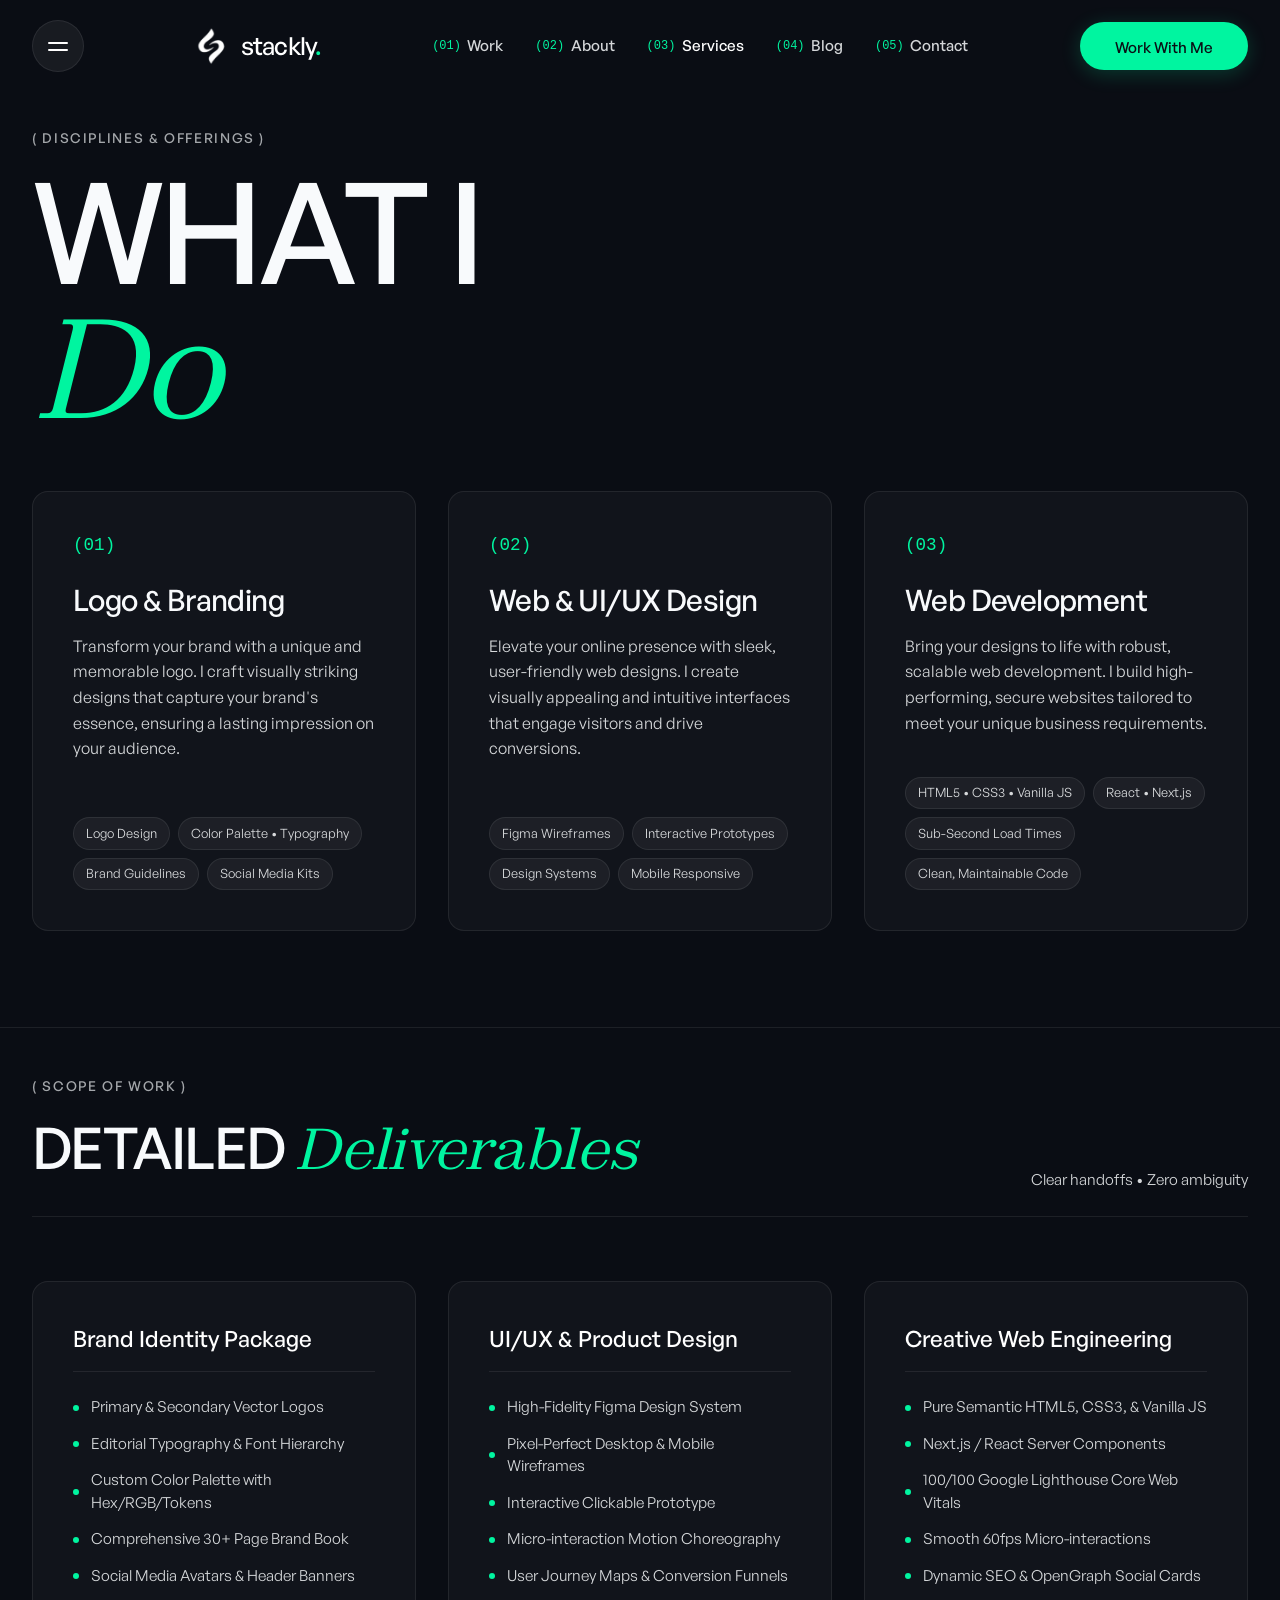
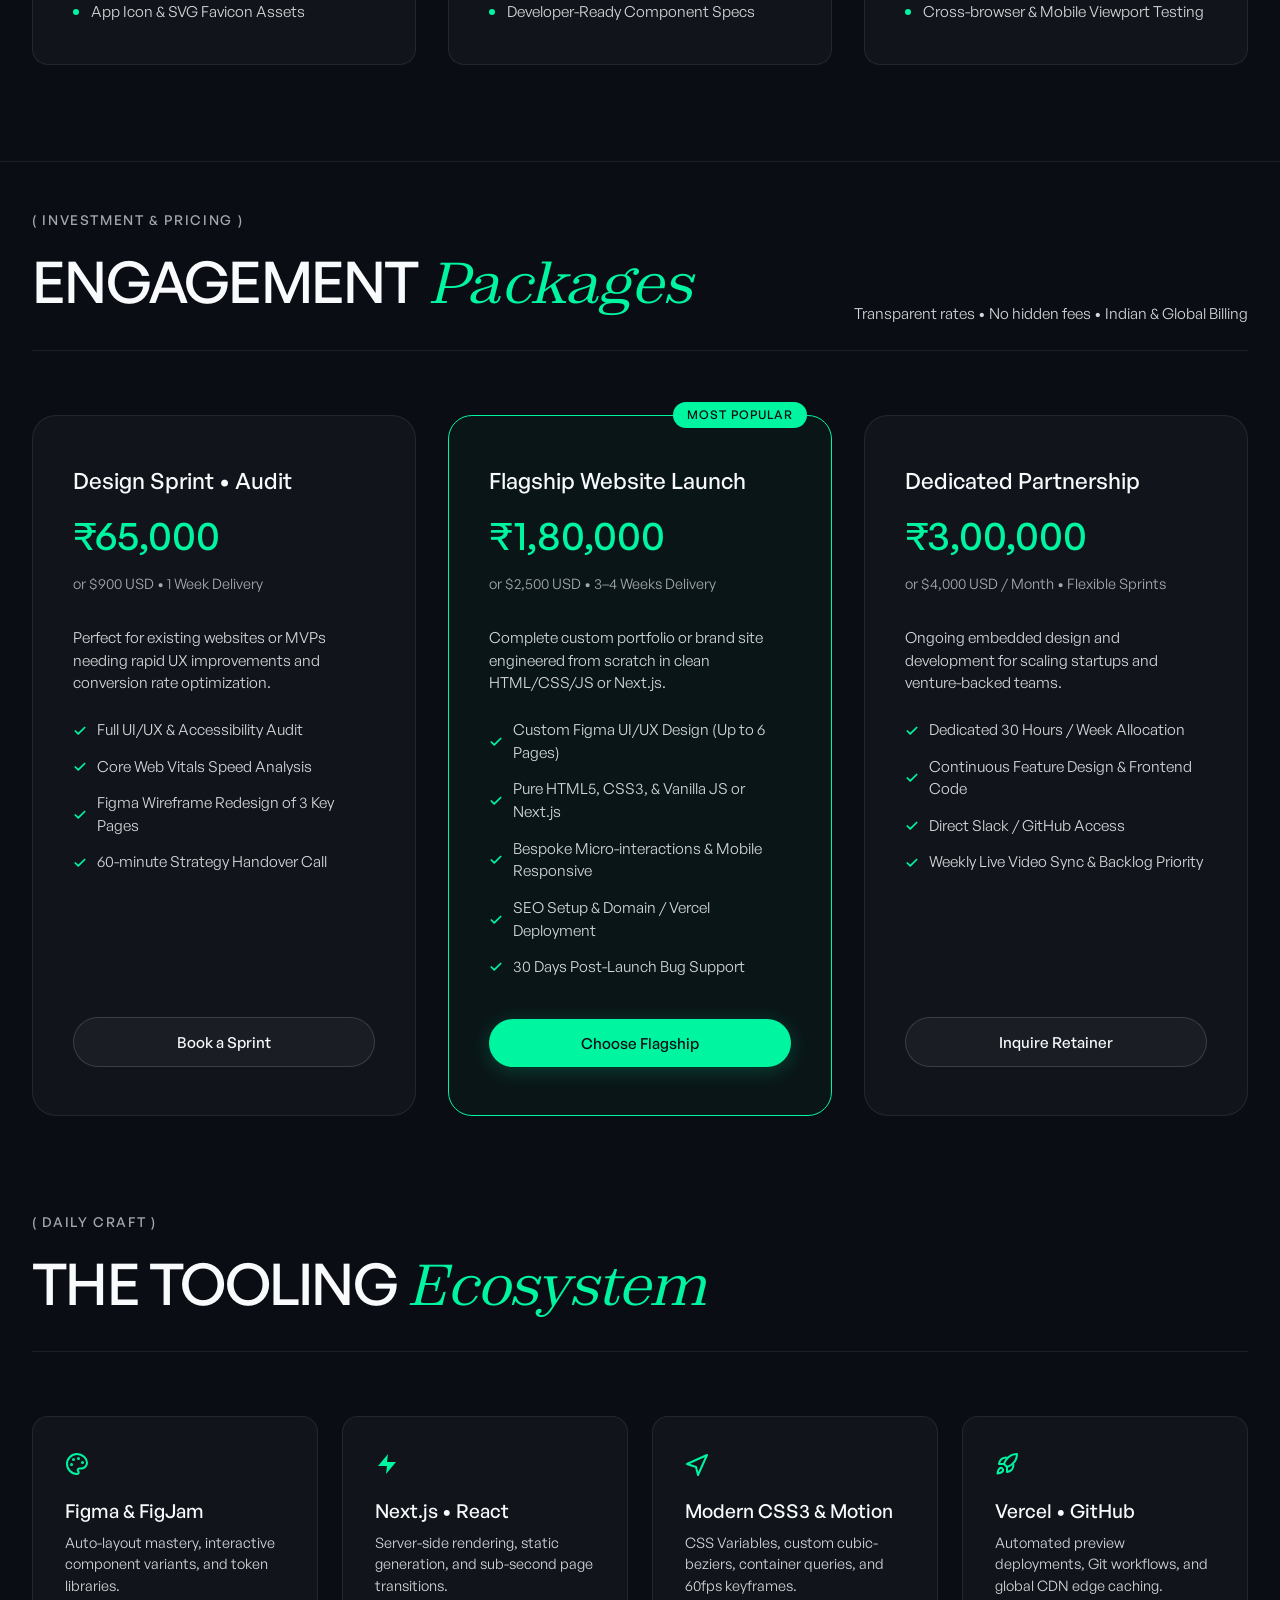
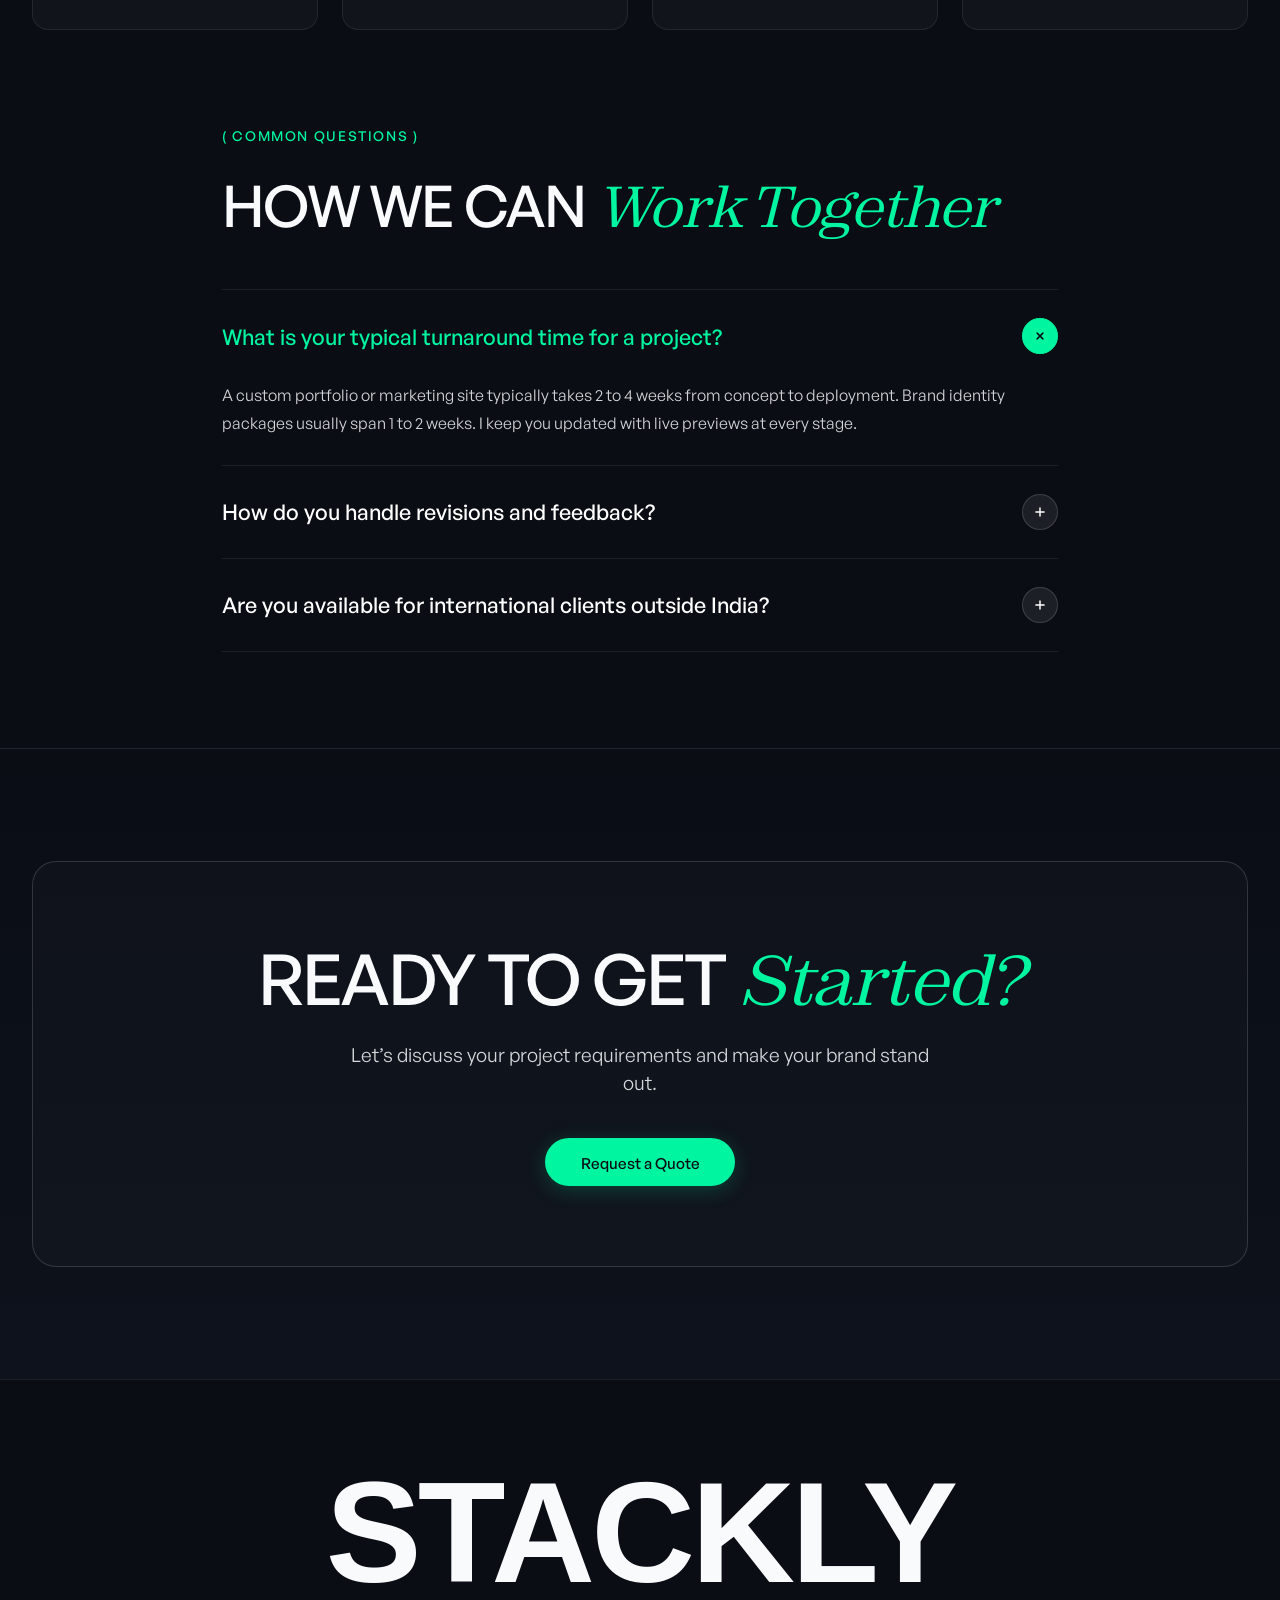
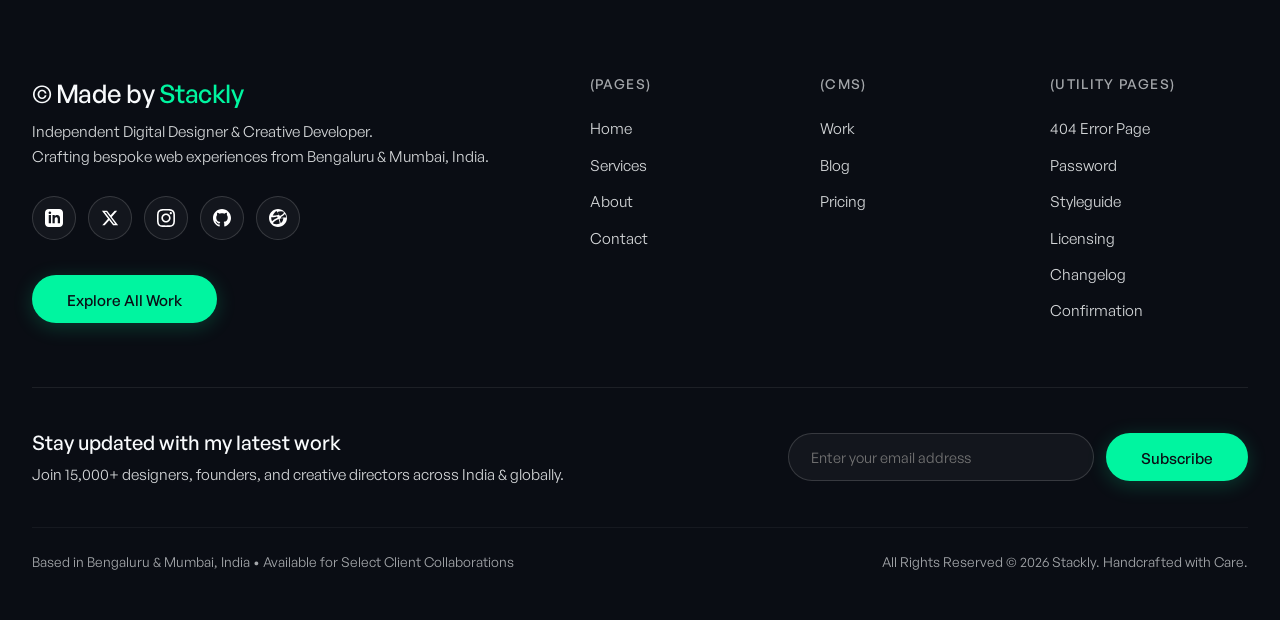
<file: services.html>
<!DOCTYPE html>
<html lang="en">
<head>
  <meta charset="UTF-8" />
  <meta name="viewport" content="width=device-width, initial-scale=1.0" />
  <title>Stackly</title>
  <meta name="description" content="Discover the design and development services I offer as an independent specialist in branding, UI/UX, and web development." />
    <link rel="stylesheet" href="css/style.css" />
  <!-- Dedicated Separate Media Query CSS for Each Screen Breakpoint -->
  <link rel="stylesheet" href="css/screens/screen-320px.css" media="screen and (max-width: 320px)" />
  <link rel="stylesheet" href="css/screens/screen-375px.css" media="screen and (min-width: 321px) and (max-width: 375px)" />
  <link rel="stylesheet" href="css/screens/screen-480px.css" media="screen and (min-width: 376px) and (max-width: 480px)" />
  <link rel="stylesheet" href="css/screens/screen-576px.css" media="screen and (min-width: 481px) and (max-width: 576px)" />
  <link rel="stylesheet" href="css/screens/screen-768px.css" media="screen and (min-width: 577px) and (max-width: 768px)" />
  <link rel="stylesheet" href="css/screens/screen-1024px.css" media="screen and (min-width: 769px) and (max-width: 1024px)" />
  <link rel="stylesheet" href="css/screens/screen-1200px.css" media="screen and (min-width: 1025px) and (max-width: 1200px)" />
  <link rel="stylesheet" href="css/screens/screen-1440px.css" media="screen and (min-width: 1201px) and (max-width: 1440px)" />
  <link rel="stylesheet" href="css/screens/screen-wide.css" media="screen and (min-width: 1441px)" />
</head>
<body>
  <header class="header">
    <div class="header-container">
      <button class="menu-toggle" aria-label="Toggle Navigation Menu">
        <span class="menu-toggle-line"></span>
        <span class="menu-toggle-line"></span>
      </button>

      <a href="index.html" class="header-logo" aria-label="Stackly Personal Portfolio">
        <img src="images/logo.webp" alt="Stackly Logo" class="header-logo-image" width="38" height="42" />
        <span class="header-logo-text">stackly<span class="logo-dot">.</span></span>
      </a>

      <nav class="header-nav" aria-label="Primary Navigation">
        <a href="work.html" class="header-nav-link"><span>(01)</span> Work</a>
        <a href="about.html" class="header-nav-link"><span>(02)</span> About</a>
        <a href="services.html" class="header-nav-link active"><span>(03)</span> Services</a>
        <a href="blog.html" class="header-nav-link"><span>(04)</span> Blog</a>
        <a href="contact.html" class="header-nav-link"><span>(05)</span> Contact</a>
      </nav>

      <div class="header-actions">
        <a href="contact.html" class="btn-flip btn-flip-primary">
          <span class="btn-flip-text-wrap">
            <span class="btn-flip-text">Work With Me</span>
            <span class="btn-flip-text-hover">Work With Me</span>
          </span>
        </a>
      </div>
    </div>
  </header>

  <!-- Fullscreen Slide-Down Drawer Menu -->
  <div class="menu-drawer" role="dialog" aria-modal="true" aria-label="Main Navigation">
    <div class="menu-drawer-top">
      <div class="menu-drawer-top-status">
        <span class="pulse-dot"></span> Available for Select Q1/Q2 2026 Projects
      </div>
      <button class="drawer-close-btn" id="drawerCloseBtn" aria-label="Close navigation menu">
        <span class="drawer-close-text">CLOSE MENU</span>
        <span class="drawer-close-icon"><svg class="drawer-close-icon" width="13" height="13" viewBox="0 0 24 24" fill="none" stroke="currentColor" stroke-width="2.5" stroke-linecap="round" stroke-linejoin="round" style="display: inline-block; vertical-align: middle;"><line x1="18" y1="6" x2="6" y2="18"></line><line x1="6" y1="6" x2="18" y2="18"></line></svg></span>
      </button>
    </div>

    <div class="menu-drawer-content">
      <nav class="menu-drawer-nav">
        <a href="work.html" class="menu-drawer-item">
          <span class="num">(01)</span>
          <span class="item-text">Work</span>
          <span class="item-tag">Portfolio &amp; Case Studies</span>
        </a>
        <a href="about.html" class="menu-drawer-item">
          <span class="num">(02)</span>
          <span class="item-text">About</span>
          <span class="item-tag">Story &amp; Philosophy</span>
        </a>
        <a href="services.html" class="menu-drawer-item">
          <span class="num">(03)</span>
          <span class="item-text">Services</span>
          <span class="item-tag">Capabilities &amp; Pricing</span>
        </a>
        <a href="blog.html" class="menu-drawer-item">
          <span class="num">(04)</span>
          <span class="item-text">Blog</span>
          <span class="item-tag">Articles &amp; Journal</span>
        </a>
        <a href="contact.html" class="menu-drawer-item">
          <span class="num">(05)</span>
          <span class="item-text">Contact</span>
          <span class="item-tag">Start a Collaboration</span>
        </a>
      </nav>

      <div class="menu-drawer-aside">
        <div class="menu-drawer-aside-block">
          <div class="drawer-aside-label">Direct Inquiry</div>
          <a href="mailto:hello@stackly.in" class="drawer-aside-email">hello@stackly.in</a>
          <div class="drawer-aside-sub">Replies typically within 24 hours</div>
        </div>

        <div class="menu-drawer-aside-block">
          <div class="drawer-aside-label">Studio Locations</div>
          <div class="drawer-aside-val">Bengaluru &bull; Indiranagar &bull; Karnataka</div>
          <div class="drawer-aside-val">Mumbai &bull; Bandra West &bull; Maharashtra</div>
        </div>

        <div class="menu-drawer-aside-block">
          <div class="drawer-aside-label">Social Ecosystem</div>
          <div class="drawer-social-pills">
            <a href="404.html" class="drawer-social-pill">X / Twitter</a>
            <a href="404.html" class="drawer-social-pill">LinkedIn</a>
            <a href="404.html" class="drawer-social-pill">GitHub</a>
            <a href="404.html" class="drawer-social-pill">Instagram</a>
            <a href="404.html" class="drawer-social-pill">Dribbble</a>
          </div>
        </div>
      </div>
    </div>

    <div class="menu-drawer-footer">
      <div class="drawer-footer-left">
        <strong>Stackly</strong> &bull; Independent Digital Designer &amp; Creative Developer &bull; Bengaluru &amp; Mumbai, India
      </div>
      <div class="drawer-footer-right">
        <span>IST (GMT+5:30) &bull; © 2026 Stackly</span>
      </div>
    </div>
  </div>

  <main style="padding-top: 8rem;">
    <!-- SECTION 1: HERO & CORE PILLARS -->
    <section class="container-wide" style="margin-bottom: 5rem;">
      <div class="meta-label" style="margin-bottom: 1rem;">( Disciplines &amp; Offerings )</div>
      <h1 class="hero-title-giant" style="font-size: clamp(3rem, 8vw, 8.5rem); margin-bottom: 3.5rem;">
        WHAT I<br />
        <span class="serif-italic">Do</span>
      </h1>

      <div class="services-grid" style="margin-bottom: 6rem;">
        <div class="service-card">
          <div class="service-num">(01)</div>
          <h3 class="service-title">Logo &amp; Branding</h3>
          <p class="service-desc">
            Transform your brand with a unique and memorable logo. I craft visually striking designs that capture your brand's essence, ensuring a lasting impression on your audience.
          </p>
          <div class="service-tags">
            <span class="service-tag">Logo Design</span>
            <span class="service-tag">Color Palette &bull; Typography</span>
            <span class="service-tag">Brand Guidelines</span>
            <span class="service-tag">Social Media Kits</span>
          </div>
        </div>

        <div class="service-card">
          <div class="service-num">(02)</div>
          <h3 class="service-title">Web &amp; UI/UX Design</h3>
          <p class="service-desc">
            Elevate your online presence with sleek, user-friendly web designs. I create visually appealing and intuitive interfaces that engage visitors and drive conversions.
          </p>
          <div class="service-tags">
            <span class="service-tag">Figma Wireframes</span>
            <span class="service-tag">Interactive Prototypes</span>
            <span class="service-tag">Design Systems</span>
            <span class="service-tag">Mobile Responsive</span>
          </div>
        </div>

        <div class="service-card">
          <div class="service-num">(03)</div>
          <h3 class="service-title">Web Development</h3>
          <p class="service-desc">
            Bring your designs to life with robust, scalable web development. I build high-performing, secure websites tailored to meet your unique business requirements.
          </p>
          <div class="service-tags">
            <span class="service-tag">HTML5 &bull; CSS3 &bull; Vanilla JS</span>
            <span class="service-tag">React &bull; Next.js</span>
            <span class="service-tag">Sub-Second Load Times</span>
            <span class="service-tag">Clean, Maintainable Code</span>
          </div>
        </div>
      </div>
    </section>

    <!-- EXTRA SECTION 1: DETAILED DELIVERABLES MATRIX -->
    <section class="container-wide" style="margin-bottom: 6rem; padding-top: 3rem; border-top: 1px solid var(--border-light);">
      <div class="section-header">
        <div>
          <div class="meta-label" style="margin-bottom: 0.5rem;">( Scope of Work )</div>
          <h2 class="section-title">DETAILED <em>Deliverables</em></h2>
        </div>
        <div style="color: var(--text-muted); font-size: 0.95rem;">Clear handoffs &bull; Zero ambiguity</div>
      </div>

      <div class="matrix-grid">
        <div class="matrix-card">
          <h3 class="matrix-card-title">Brand Identity Package</h3>
          <div class="matrix-items">
            <div class="matrix-item"><span class="matrix-bullet"></span> Primary &amp; Secondary Vector Logos</div>
            <div class="matrix-item"><span class="matrix-bullet"></span> Editorial Typography &amp; Font Hierarchy</div>
            <div class="matrix-item"><span class="matrix-bullet"></span> Custom Color Palette with Hex/RGB/Tokens</div>
            <div class="matrix-item"><span class="matrix-bullet"></span> Comprehensive 30+ Page Brand Book</div>
            <div class="matrix-item"><span class="matrix-bullet"></span> Social Media Avatars &amp; Header Banners</div>
            <div class="matrix-item"><span class="matrix-bullet"></span> App Icon &amp; SVG Favicon Assets</div>
          </div>
        </div>

        <div class="matrix-card">
          <h3 class="matrix-card-title">UI/UX &amp; Product Design</h3>
          <div class="matrix-items">
            <div class="matrix-item"><span class="matrix-bullet"></span> High-Fidelity Figma Design System</div>
            <div class="matrix-item"><span class="matrix-bullet"></span> Pixel-Perfect Desktop &amp; Mobile Wireframes</div>
            <div class="matrix-item"><span class="matrix-bullet"></span> Interactive Clickable Prototype</div>
            <div class="matrix-item"><span class="matrix-bullet"></span> Micro-interaction Motion Choreography</div>
            <div class="matrix-item"><span class="matrix-bullet"></span> User Journey Maps &amp; Conversion Funnels</div>
            <div class="matrix-item"><span class="matrix-bullet"></span> Developer-Ready Component Specs</div>
          </div>
        </div>

        <div class="matrix-card">
          <h3 class="matrix-card-title">Creative Web Engineering</h3>
          <div class="matrix-items">
            <div class="matrix-item"><span class="matrix-bullet"></span> Pure Semantic HTML5, CSS3, &amp; Vanilla JS</div>
            <div class="matrix-item"><span class="matrix-bullet"></span> Next.js / React Server Components</div>
            <div class="matrix-item"><span class="matrix-bullet"></span> 100/100 Google Lighthouse Core Web Vitals</div>
            <div class="matrix-item"><span class="matrix-bullet"></span> Smooth 60fps Micro-interactions</div>
            <div class="matrix-item"><span class="matrix-bullet"></span> Dynamic SEO &amp; OpenGraph Social Cards</div>
            <div class="matrix-item"><span class="matrix-bullet"></span> Cross-browser &amp; Mobile Viewport Testing</div>
          </div>
        </div>
      </div>
    </section>

    <!-- EXTRA SECTION 2: TRANSPARENT ENGAGEMENT PACKAGES -->
    <section class="container-wide" style="margin-bottom: 6rem; padding-top: 3rem; border-top: 1px solid var(--border-light);">
      <div class="section-header">
        <div>
          <div class="meta-label" style="margin-bottom: 0.5rem;">( Investment &amp; Pricing )</div>
          <h2 class="section-title">ENGAGEMENT <em>Packages</em></h2>
        </div>
        <div style="color: var(--text-muted); font-size: 0.95rem;">Transparent rates &bull; No hidden fees &bull; Indian &amp; Global Billing</div>
      </div>

      <div class="pricing-grid">
        <!-- Package 1 -->
        <div class="pricing-card">
          <div>
            <h3 class="pricing-tier">Design Sprint &bull; Audit</h3>
            <div class="pricing-price">₹65,000</div>
            <div class="pricing-currency-sub">or $900 USD &bull; 1 Week Delivery</div>
            <p style="color: var(--text-muted); font-size: 0.95rem; margin-bottom: 1.5rem;">
              Perfect for existing websites or MVPs needing rapid UX improvements and conversion rate optimization.
            </p>
            <div class="pricing-list">
              <div class="pricing-list-item">Full UI/UX &amp; Accessibility Audit</div>
              <div class="pricing-list-item">Core Web Vitals Speed Analysis</div>
              <div class="pricing-list-item">Figma Wireframe Redesign of 3 Key Pages</div>
              <div class="pricing-list-item">60-minute Strategy Handover Call</div>
            </div>
          </div>
          <a href="contact.html" class="btn-flip btn-flip-outline" style="width: 100%; text-align: center;">
            <span class="btn-flip-text-wrap">
              <span class="btn-flip-text">Book a Sprint</span>
              <span class="btn-flip-text-hover">Book a Sprint</span>
            </span>
          </a>
        </div>

        <!-- Package 2 (Featured) -->
        <div class="pricing-card featured">
          <div class="pricing-badge">Most Popular</div>
          <div>
            <h3 class="pricing-tier">Flagship Website Launch</h3>
            <div class="pricing-price">₹1,80,000</div>
            <div class="pricing-currency-sub">or $2,500 USD &bull; 3–4 Weeks Delivery</div>
            <p style="color: var(--text-muted); font-size: 0.95rem; margin-bottom: 1.5rem;">
              Complete custom portfolio or brand site engineered from scratch in clean HTML/CSS/JS or Next.js.
            </p>
            <div class="pricing-list">
              <div class="pricing-list-item">Custom Figma UI/UX Design (Up to 6 Pages)</div>
              <div class="pricing-list-item">Pure HTML5, CSS3, &amp; Vanilla JS or Next.js</div>
              <div class="pricing-list-item">Bespoke Micro-interactions &amp; Mobile Responsive</div>
              <div class="pricing-list-item">SEO Setup &amp; Domain / Vercel Deployment</div>
              <div class="pricing-list-item">30 Days Post-Launch Bug Support</div>
            </div>
          </div>
          <a href="contact.html" class="btn-flip btn-flip-primary" style="width: 100%; text-align: center;">
            <span class="btn-flip-text-wrap">
              <span class="btn-flip-text">Choose Flagship</span>
              <span class="btn-flip-text-hover">Choose Flagship</span>
            </span>
          </a>
        </div>

        <!-- Package 3 -->
        <div class="pricing-card">
          <div>
            <h3 class="pricing-tier">Dedicated Partnership</h3>
            <div class="pricing-price">₹3,00,000</div>
            <div class="pricing-currency-sub">or $4,000 USD / Month &bull; Flexible Sprints</div>
            <p style="color: var(--text-muted); font-size: 0.95rem; margin-bottom: 1.5rem;">
              Ongoing embedded design and development for scaling startups and venture-backed teams.
            </p>
            <div class="pricing-list">
              <div class="pricing-list-item">Dedicated 30 Hours / Week Allocation</div>
              <div class="pricing-list-item">Continuous Feature Design &amp; Frontend Code</div>
              <div class="pricing-list-item">Direct Slack / GitHub Access</div>
              <div class="pricing-list-item">Weekly Live Video Sync &amp; Backlog Priority</div>
            </div>
          </div>
          <a href="contact.html" class="btn-flip btn-flip-outline" style="width: 100%; text-align: center;">
            <span class="btn-flip-text-wrap">
              <span class="btn-flip-text">Inquire Retainer</span>
              <span class="btn-flip-text-hover">Inquire Retainer</span>
            </span>
          </a>
        </div>
      </div>
    </section>

    <!-- EXTRA SECTION 3: TOOLING ECOSYSTEM -->
    <section class="container-wide" style="margin-bottom: 6rem;">
      <div class="section-header">
        <div>
          <div class="meta-label" style="margin-bottom: 0.5rem;">( Daily Craft )</div>
          <h2 class="section-title">THE TOOLING <em>Ecosystem</em></h2>
        </div>
      </div>

      <div class="services-tools-grid">
        <div style="background: var(--bg-card); border: 1px solid var(--border-light); border-radius: var(--radius-md); padding: 2rem;">
          <div style="color: var(--accent-primary); font-size: 1.5rem; margin-bottom: 0.75rem;"><svg width="24" height="24" viewBox="0 0 24 24" fill="none" stroke="currentColor" stroke-width="2" stroke-linecap="round" stroke-linejoin="round"><circle cx="13.5" cy="6.5" r=".5" fill="currentColor"></circle><circle cx="17.5" cy="10.5" r=".5" fill="currentColor"></circle><circle cx="8.5" cy="7.5" r=".5" fill="currentColor"></circle><circle cx="6.5" cy="12.5" r=".5" fill="currentColor"></circle><path d="M12 2C6.5 2 2 6.5 2 12s4.5 10 10 10c.926 0 1.648-.746 1.648-1.688 0-.437-.18-.835-.437-1.125-.29-.289-.438-.652-.438-1.125a1.64 1.64 0 0 1 1.668-1.668h1.996c3.051 0 5.563-2.512 5.563-5.563C22 6.5 17.5 2 12 2z"></path></svg></div>
          <h4 style="font-size: 1.2rem; font-weight: 500; margin-bottom: 0.35rem;">Figma &amp; FigJam</h4>
          <p style="color: var(--text-muted); font-size: 0.9rem;">Auto-layout mastery, interactive component variants, and token libraries.</p>
        </div>

        <div style="background: var(--bg-card); border: 1px solid var(--border-light); border-radius: var(--radius-md); padding: 2rem;">
          <div style="color: var(--accent-primary); font-size: 1.5rem; margin-bottom: 0.75rem;"><svg width="24" height="24" viewBox="0 0 24 24" fill="currentColor"><polygon points="13 2 3 14 12 14 11 22 21 10 12 10 13 2"></polygon></svg></div>
          <h4 style="font-size: 1.2rem; font-weight: 500; margin-bottom: 0.35rem;">Next.js &bull; React</h4>
          <p style="color: var(--text-muted); font-size: 0.9rem;">Server-side rendering, static generation, and sub-second page transitions.</p>
        </div>

        <div style="background: var(--bg-card); border: 1px solid var(--border-light); border-radius: var(--radius-md); padding: 2rem;">
          <div style="color: var(--accent-primary); font-size: 1.5rem; margin-bottom: 0.75rem;"><svg width="24" height="24" viewBox="0 0 24 24" fill="none" stroke="currentColor" stroke-width="2" stroke-linecap="round" stroke-linejoin="round"><path d="M2 12l20-9-9 20-2-8-9-3z"></path></svg></div>
          <h4 style="font-size: 1.2rem; font-weight: 500; margin-bottom: 0.35rem;">Modern CSS3 &amp; Motion</h4>
          <p style="color: var(--text-muted); font-size: 0.9rem;">CSS Variables, custom cubic-beziers, container queries, and 60fps keyframes.</p>
        </div>

        <div style="background: var(--bg-card); border: 1px solid var(--border-light); border-radius: var(--radius-md); padding: 2rem;">
          <div style="color: var(--accent-primary); font-size: 1.5rem; margin-bottom: 0.75rem;"><svg width="24" height="24" viewBox="0 0 24 24" fill="none" stroke="currentColor" stroke-width="2" stroke-linecap="round" stroke-linejoin="round"><path d="M4.5 16.5c-1.5 1.26-2 5-2 5s3.74-.5 5-2c.71-.84.7-2.13-.09-2.91a2.18 2.18 0 0 0-2.91-.09z"></path><path d="M12 15l-3-3a22 22 0 0 1 2-3.95A12.88 12.88 0 0 1 22 2c0 2.72-.78 7.5-6 11a22.35 22.35 0 0 1-4 2z"></path><path d="M9 12H4s.55-3.03 2-4.5c1.62-1.63 5-2 5-2"></path><path d="M12 15v5s3.03-.55 4.5-2c1.63-1.62 2-5 2-5"></path></svg></div>
          <h4 style="font-size: 1.2rem; font-weight: 500; margin-bottom: 0.35rem;">Vercel &bull; GitHub</h4>
          <p style="color: var(--text-muted); font-size: 0.9rem;">Automated preview deployments, Git workflows, and global CDN edge caching.</p>
        </div>
      </div>
    </section>

    <!-- SECTION: FAQ ACCORDION -->
    <section class="container-wide" style="margin-bottom: 6rem; max-width: 900px; margin-left: auto; margin-right: auto;">
      <div class="meta-label" style="margin-bottom: 1rem; color: var(--accent-primary);">( Common Questions )</div>
      <h2 class="section-title" style="margin-bottom: 2.5rem;">HOW WE CAN <em>Work Together</em></h2>

      <div class="accordion">
        <div class="accordion-item active">
          <button class="accordion-header">
            <span class="accordion-title">What is your typical turnaround time for a project?</span>
            <span class="accordion-icon"><svg width="14" height="14" viewBox="0 0 24 24" fill="none" stroke="currentColor" stroke-width="2.5" stroke-linecap="round" stroke-linejoin="round" style="display: block;"><line x1="12" y1="5" x2="12" y2="19"></line><line x1="5" y1="12" x2="19" y2="12"></line></svg></span>
          </button>
          <div class="accordion-body" style="max-height: 200px;">
            <div class="accordion-content">
              A custom portfolio or marketing site typically takes 2 to 4 weeks from concept to deployment. Brand identity packages usually span 1 to 2 weeks. I keep you updated with live previews at every stage.
            </div>
          </div>
        </div>

        <div class="accordion-item">
          <button class="accordion-header">
            <span class="accordion-title">How do you handle revisions and feedback?</span>
            <span class="accordion-icon"><svg width="14" height="14" viewBox="0 0 24 24" fill="none" stroke="currentColor" stroke-width="2.5" stroke-linecap="round" stroke-linejoin="round" style="display: block;"><line x1="12" y1="5" x2="12" y2="19"></line><line x1="5" y1="12" x2="19" y2="12"></line></svg></span>
          </button>
          <div class="accordion-body">
            <div class="accordion-content">
              I include structured feedback rounds at the wireframe, visual design, and code stages to ensure you love the final product before launch.
            </div>
          </div>
        </div>

        <div class="accordion-item">
          <button class="accordion-header">
            <span class="accordion-title">Are you available for international clients outside India?</span>
            <span class="accordion-icon"><svg width="14" height="14" viewBox="0 0 24 24" fill="none" stroke="currentColor" stroke-width="2.5" stroke-linecap="round" stroke-linejoin="round" style="display: block;"><line x1="12" y1="5" x2="12" y2="19"></line><line x1="5" y1="12" x2="19" y2="12"></line></svg></span>
          </button>
          <div class="accordion-body">
            <div class="accordion-content">
              Yes! While I am based in Bengaluru &amp; Mumbai, India, over 60% of my clients are based across the US, Europe, and Southeast Asia. I coordinate smoothly across time zones.
            </div>
          </div>
        </div>
      </div>
    </section>

    <!-- SECTION: CALL TO ACTION BANNER -->
    <section class="cta-banner">
      <div class="container">
        <div class="cta-box">
          <h2 class="cta-title">READY TO GET <em>Started?</em></h2>
          <p class="cta-desc">Let’s discuss your project requirements and make your brand stand out.</p>
          <a href="contact.html" class="btn-flip btn-flip-primary">
            <span class="btn-flip-text-wrap">
              <span class="btn-flip-text">Request a Quote</span>
              <span class="btn-flip-text-hover">Request a Quote</span>
            </span>
          </a>
        </div>
      </div>
    </section>
  </main>

  <footer class="footer">
    <div class="container-wide">
      <div class="footer-marquee-wrap">
        <img src="images/headline-footer.svg" alt="Stackly Headline" class="footer-marquee-img" loading="lazy" />
      </div>

      <div class="footer-grid">
        <div class="footer-left">
          <div>
            <h3 class="footer-brand-title">© Made by <a href="about.html" style="color: var(--accent-primary);">Stackly</a></h3>
            <p class="footer-studio-info">
              Independent Digital Designer &amp; Creative Developer.<br />
              Crafting bespoke web experiences from Bengaluru &amp; Mumbai, India.
            </p>
          </div>

          <div class="footer-social-row">
            <a href="404.html" class="footer-social-btn" aria-label="LinkedIn" title="LinkedIn">
              <svg viewBox="0 0 24 24"><path d="M19 0h-14c-2.761 0-5 2.239-5 5v14c0 2.761 2.239 5 5 5h14c2.762 0 5-2.239 5-5v-14c0-2.761-2.238-5-5-5zm-11 19h-3v-11h3v11zm-1.5-12.268c-.966 0-1.75-.79-1.75-1.764s.784-1.764 1.75-1.764 1.75.79 1.75 1.764-.783 1.764-1.75 1.764zm13.5 12.268h-3v-5.604c0-3.368-4-3.113-4 0v5.604h-3v-11h3v1.765c1.396-2.586 7-2.777 7 2.476v6.759z"/></svg>
            </a>
            <a href="404.html" class="footer-social-btn" aria-label="X / Twitter" title="X / Twitter">
              <svg viewBox="0 0 24 24"><path d="M18.244 2.25h3.308l-7.227 8.26 8.502 11.24H16.17l-5.214-6.817L4.99 21.75H1.68l7.73-8.835L1.254 2.25H8.08l4.713 6.231zm-1.161 17.52h1.833L7.084 4.126H5.117z"/></svg>
            </a>
            <a href="404.html" class="footer-social-btn" aria-label="Instagram" title="Instagram">
              <svg viewBox="0 0 24 24"><path d="M12 2.163c3.204 0 3.584.012 4.85.07 3.252.148 4.771 1.691 4.919 4.919.058 1.265.069 1.645.069 4.849 0 3.205-.012 3.584-.069 4.849-.149 3.225-1.664 4.771-4.919 4.919-1.266.058-1.644.07-4.85.07-3.204 0-3.584-.012-4.849-.07-3.26-.149-4.771-1.699-4.919-4.92-.058-1.265-.07-1.644-.07-4.849 0-3.204.013-3.583.07-4.849.149-3.227 1.664-4.771 4.919-4.919 1.266-.057 1.645-.069 4.849-.069zm0-2.163c-3.259 0-3.667.014-4.947.072-4.358.2-6.78 2.618-6.98 6.98-.059 1.281-.073 1.689-.073 4.948 0 3.259.014 3.668.072 4.948.2 4.358 2.618 6.78 6.98 6.98 1.281.058 1.689.072 4.948.072 3.259 0 3.668-.014 4.948-.072 4.354-.2 6.782-2.618 6.979-6.98.059-1.28.073-1.689.073-4.948 0-3.259-.014-3.667-.072-4.947-.196-4.354-2.617-6.78-6.979-6.98-1.281-.059-1.69-.073-4.949-.073zm0 5.838c-3.403 0-6.162 2.759-6.162 6.162s2.759 6.163 6.162 6.163 6.162-2.759 6.162-6.163c0-3.403-2.759-6.162-6.162-6.162zm0 10.162c-2.209 0-4-1.79-4-4 0-2.209 1.791-4 4-4s4 1.791 4 4c0 2.21-1.791 4-4 4zm6.406-11.845c-.796 0-1.441.645-1.441 1.44s.645 1.44 1.441 1.44c.795 0 1.439-.645 1.439-1.44s-.644-1.44-1.439-1.44z"/></svg>
            </a>
            <a href="404.html" class="footer-social-btn" aria-label="GitHub" title="GitHub">
              <svg viewBox="0 0 24 24"><path d="M12 0c-6.626 0-12 5.373-12 12 0 5.302 3.438 9.8 8.207 11.387.599.111.793-.261.793-.577v-2.234c-3.338.726-4.033-1.416-4.033-1.416-.546-1.387-1.333-1.756-1.333-1.756-1.089-.745.083-.729.083-.729 1.205.084 1.839 1.237 1.839 1.237 1.07 1.834 2.807 1.304 3.492.997.107-.775.418-1.305.762-1.604-2.665-.305-5.467-1.334-5.467-5.931 0-1.311.469-2.381 1.236-3.221-.124-.303-.535-1.524.117-3.176 0 0 1.008-.322 3.301 1.23.957-.266 1.983-.399 3.003-.404 1.02.005 2.047.138 3.006.404 2.291-1.552 3.297-1.23 3.297-1.23.653 1.653.242 2.874.118 3.176.77.84 1.235 1.911 1.235 3.221 0 4.609-2.807 5.624-5.479 5.921.43.372.823 1.102.823 2.222v3.293c0 .319.192.694.801.576 4.765-1.589 8.199-6.086 8.199-11.386 0-6.627-5.373-12-12-12z"/></svg>
            </a>
            <a href="404.html" class="footer-social-btn" aria-label="Dribbble" title="Dribbble">
              <svg viewBox="0 0 24 24"><path d="M12 0c-6.627 0-12 5.373-12 12s5.373 12 12 12 12-5.373 12-12-5.373-12-12-12zm10.193 11.237c-.328-.024-2.812-.178-5.549.927-.221-.497-.457-1.003-.706-1.513 3.656-1.543 5.093-3.664 5.215-3.856 1.139 1.272 1.836 2.824 1.836 4.442h-.796zm-2.617-5.597c-.179.255-1.579 2.186-5.048 3.642-1.39-2.529-2.923-4.789-3.324-5.367 1.488-.563 3.111-.877 4.807-.877 1.341 0 2.614.288 3.565.602zm-9.593-3.084c.389.554 1.896 2.767 3.287 5.267-3.923 1.171-7.854 1.156-8.291 1.154 1.054-2.946 3.003-5.32 5.004-6.421zm-6.983 8.444c.483.003 3.968.014 7.747-.985.25.518.487 1.031.708 1.536-3.834 1.353-7.234 4.544-7.469 4.773-.67-1.484-1.036-3.116-1.036-4.824 0-.171.018-.336.05-.5zm2.748 6.786c.277-.282 3.324-3.213 7.027-4.484 1.066 2.735 1.543 5.379 1.666 6.136-1.406.666-2.983 1.042-4.654 1.042-1.539 0-2.996-.328-4.039-.694zm9.897 1.343c-.143-.836-.619-3.298-1.624-5.918 2.508-.996 4.793-.842 5.099-.817-.184 2.805-1.558 5.265-3.475 6.735z"/></svg>
            </a>
          </div>

          <div>
            <a href="work.html" class="btn-flip btn-flip-primary">
              <span class="btn-flip-text-wrap">
                <span class="btn-flip-text">Explore All Work</span>
                <span class="btn-flip-text-hover">Explore All Work</span>
              </span>
            </a>
          </div>
        </div>

        <div class="footer-right">
          <div>
            <div class="footer-col-label">(Pages)</div>
            <div class="footer-links">
              <a href="index.html" class="footer-link">Home</a>
              <a href="services.html" class="footer-link">Services</a>
              <a href="about.html" class="footer-link">About</a>
              <a href="contact.html" class="footer-link">Contact</a>
            </div>
          </div>

          <div>
            <div class="footer-col-label">(CMS)</div>
            <div class="footer-links">
              <a href="work.html" class="footer-link">Work</a>
              <a href="blog.html" class="footer-link">Blog</a>
              <a href="404.html" class="footer-link">Pricing</a>
            </div>
          </div>

          <div>
            <div class="footer-col-label">(Utility Pages)</div>
            <div class="footer-links">
              <a href="404.html" class="footer-link">404 Error Page</a>
              <a href="404.html" class="footer-link">Password</a>
              <a href="404.html" class="footer-link">Styleguide</a>
              <a href="404.html" class="footer-link">Licensing</a>
              <a href="404.html" class="footer-link">Changelog</a>
              <a href="thank-you.html" class="footer-link">Confirmation</a>
            </div>
          </div>
        </div>
      </div>

      <div class="footer-newsletter-wrap">
        <div>
          <h4 style="font-size: 1.25rem; font-weight: 500; margin-bottom: 0.35rem;">Stay updated with my latest work</h4>
          <p style="color: var(--text-muted); font-size: 0.95rem;">Join 15,000+ designers, founders, and creative directors across India &amp; globally.</p>
        </div>

        <form class="footer-newsletter-form" action="thank-you.html" method="GET">
          <input type="email" class="footer-input" required placeholder="Enter your email address" aria-label="Email Address" />
          <button type="submit" class="btn-flip btn-flip-primary">
            <span class="btn-flip-text-wrap">
              <span class="btn-flip-text">Subscribe</span>
              <span class="btn-flip-text-hover">Subscribe</span>
            </span>
          </button>
        </form>
      </div>

      <div class="footer-bottom-legal">
        <div>Based in Bengaluru &amp; Mumbai, India &bull; Available for Select Client Collaborations</div>
        <div>All Rights Reserved © 2026 Stackly. Handcrafted with Care.</div>
      </div>
    </div>
  </footer>

  <script src="js/main.js"></script>
</body>
</html>
</file>
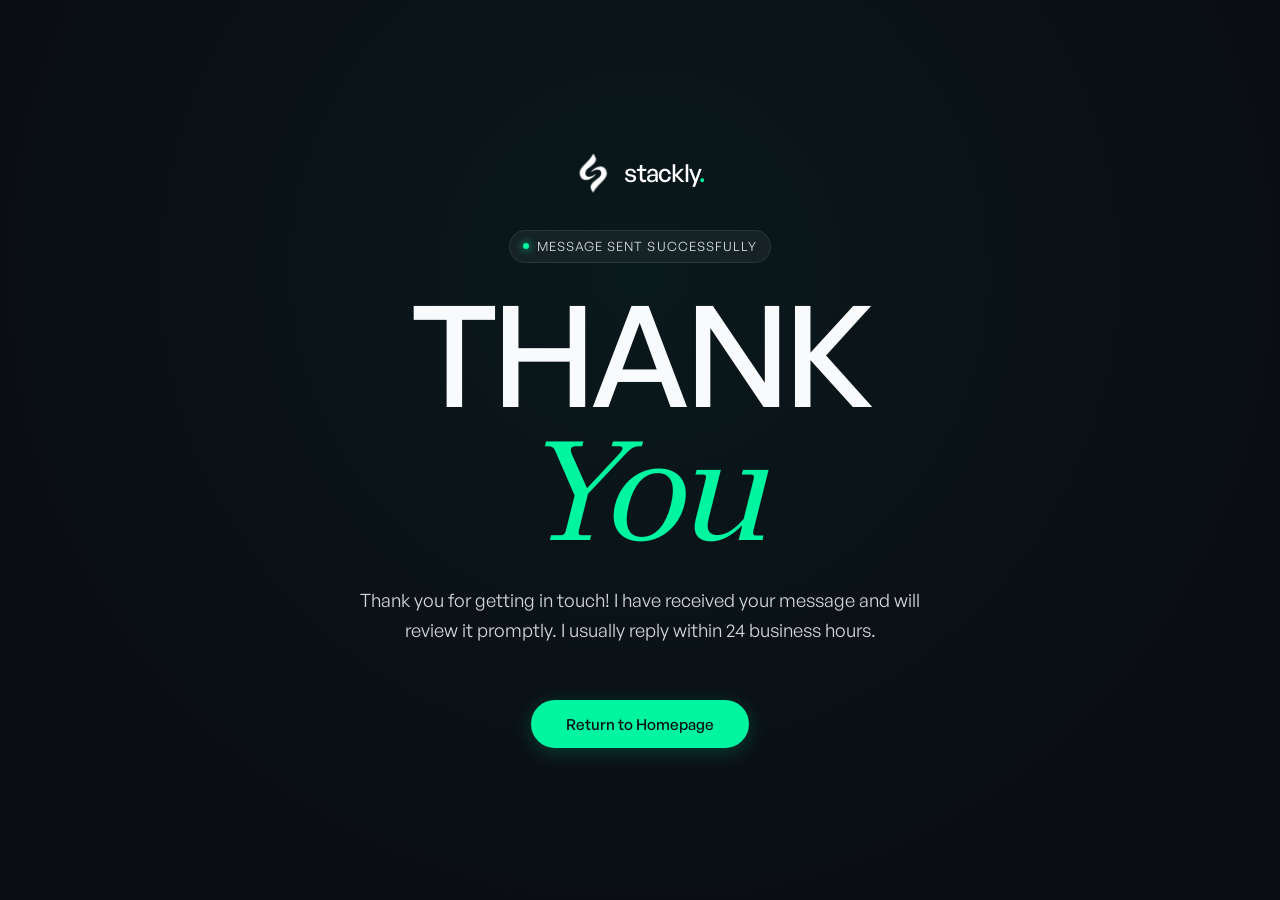
<file: thank-you.html>
<!DOCTYPE html>
<html lang="en">
<head>
  <meta charset="UTF-8" />
  <meta name="viewport" content="width=device-width, initial-scale=1.0" />
  <title>Stackly</title>
  <meta name="description" content="Thank you for reaching out to Stackly. I have received your message and will get back to you shortly." />
  <link rel="stylesheet" href="css/style.css" />
  <!-- Dedicated Separate Media Query CSS for Each Screen Breakpoint -->
  <link rel="stylesheet" href="css/screens/screen-320px.css" media="screen and (max-width: 320px)" />
  <link rel="stylesheet" href="css/screens/screen-375px.css" media="screen and (min-width: 321px) and (max-width: 375px)" />
  <link rel="stylesheet" href="css/screens/screen-480px.css" media="screen and (min-width: 376px) and (max-width: 480px)" />
  <link rel="stylesheet" href="css/screens/screen-576px.css" media="screen and (min-width: 481px) and (max-width: 576px)" />
  <link rel="stylesheet" href="css/screens/screen-768px.css" media="screen and (min-width: 577px) and (max-width: 768px)" />
  <link rel="stylesheet" href="css/screens/screen-1024px.css" media="screen and (min-width: 769px) and (max-width: 1024px)" />
  <link rel="stylesheet" href="css/screens/screen-1200px.css" media="screen and (min-width: 1025px) and (max-width: 1200px)" />
  <link rel="stylesheet" href="css/screens/screen-1440px.css" media="screen and (min-width: 1201px) and (max-width: 1440px)" />
  <link rel="stylesheet" href="css/screens/screen-wide.css" media="screen and (min-width: 1441px)" />
</head>
<body>
  <!-- Standalone Thank You Page (Only Thank You section, No Nav, No Footer, No Extra Sections) -->
  <main class="utility-standalone-page">
    <div class="utility-standalone-card">
      <a href="index.html" class="utility-standalone-logo" aria-label="Stackly Home">
        <img src="images/logo.webp" alt="Stackly Logo" width="38" height="42" />
        <span class="header-logo-text">stackly<span class="logo-dot">.</span></span>
      </a>

      <div class="meta-pill" style="margin-bottom: 1.5rem;">
        <span class="dot"></span> Message Sent Successfully
      </div>

      <h1 class="hero-title-giant" style="font-size: clamp(3.2rem, 8.5vw, 8.5rem); line-height: 0.95; margin-bottom: 1.75rem;">
        THANK<br />
        <span class="serif-italic">You</span>
      </h1>

      <p style="font-size: 1.15rem; color: var(--text-muted); max-width: 560px; margin: 0 auto 2.5rem; line-height: 1.6;">
        Thank you for getting in touch! I have received your message and will review it promptly. I usually reply within 24 business hours.
      </p>

      <div class="utility-standalone-actions">
        <a href="index.html" class="btn-flip btn-flip-primary">
          <span class="btn-flip-text-wrap">
            <span class="btn-flip-text">Return to Homepage</span>
            <span class="btn-flip-text-hover">Return to Homepage</span>
          </span>
        </a>
      </div>
    </div>
  </main>

  <script src="js/main.js"></script>
</body>
</html>
</file>
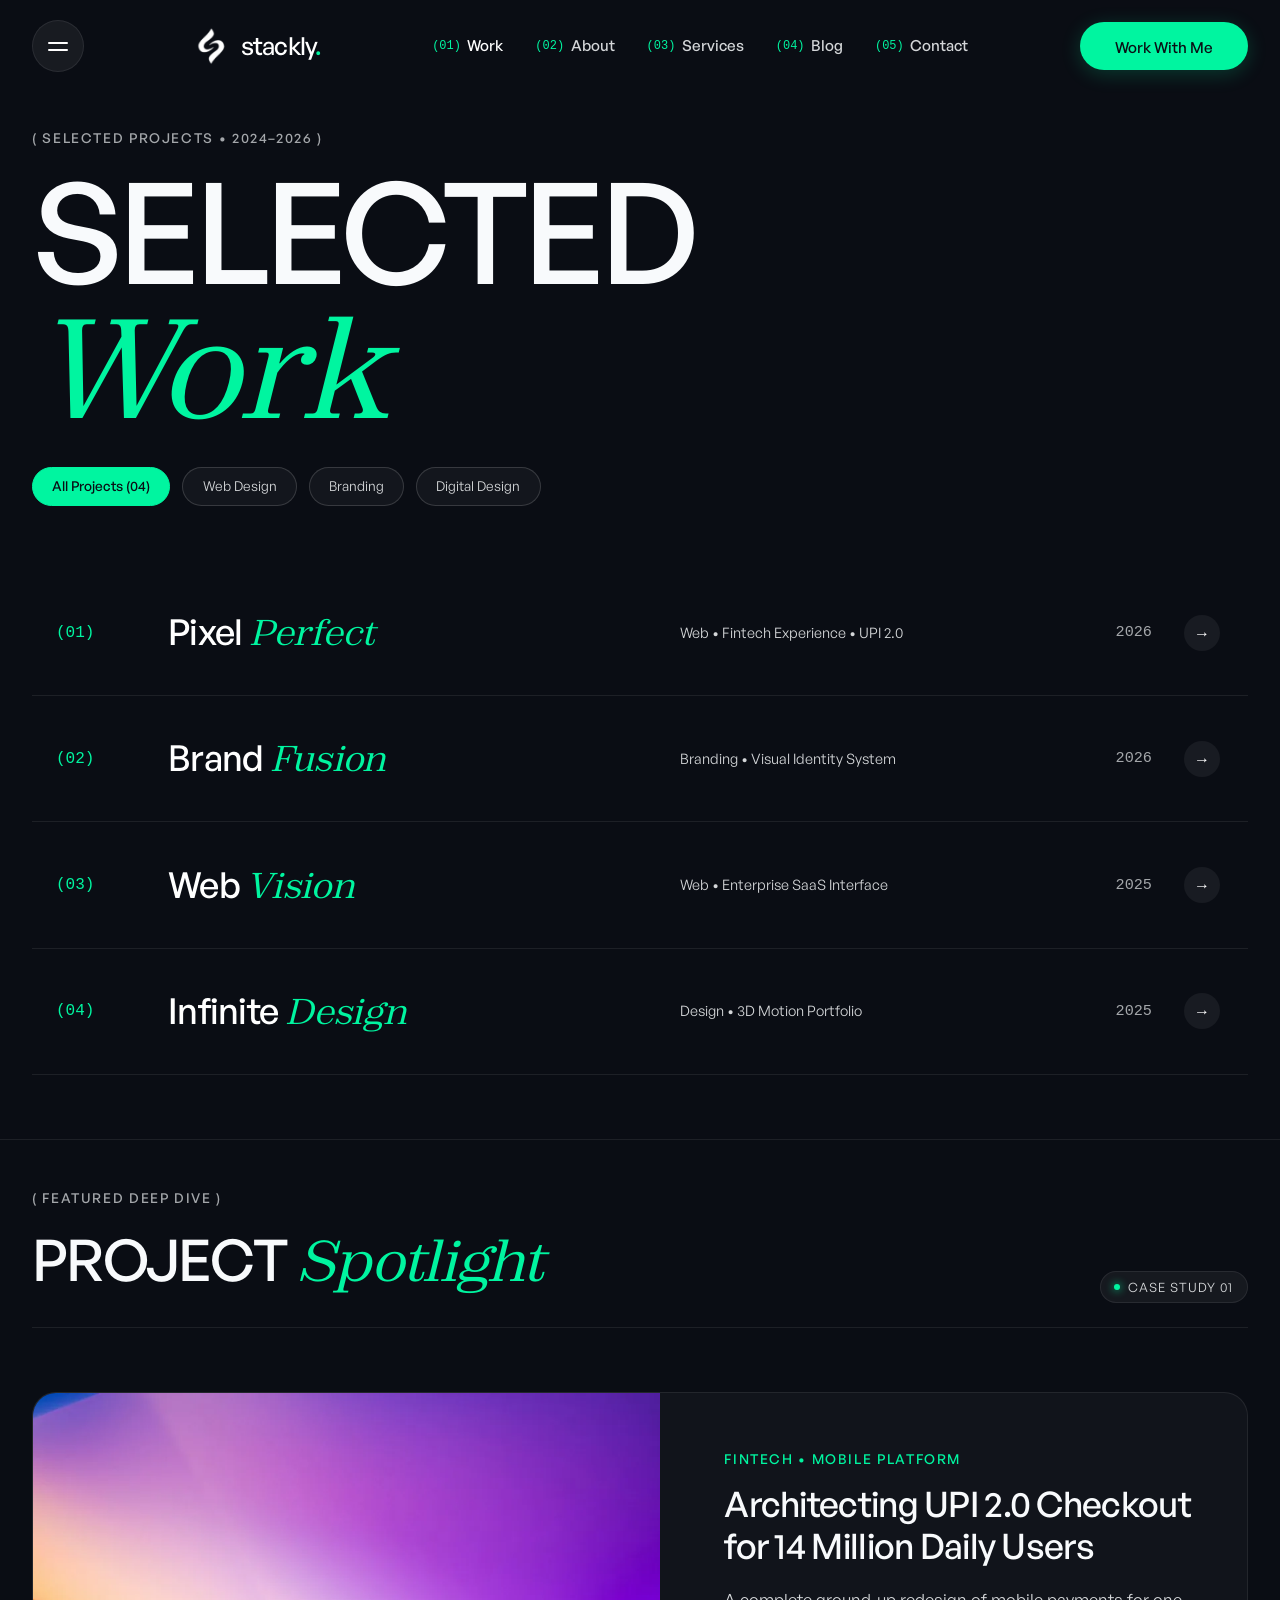
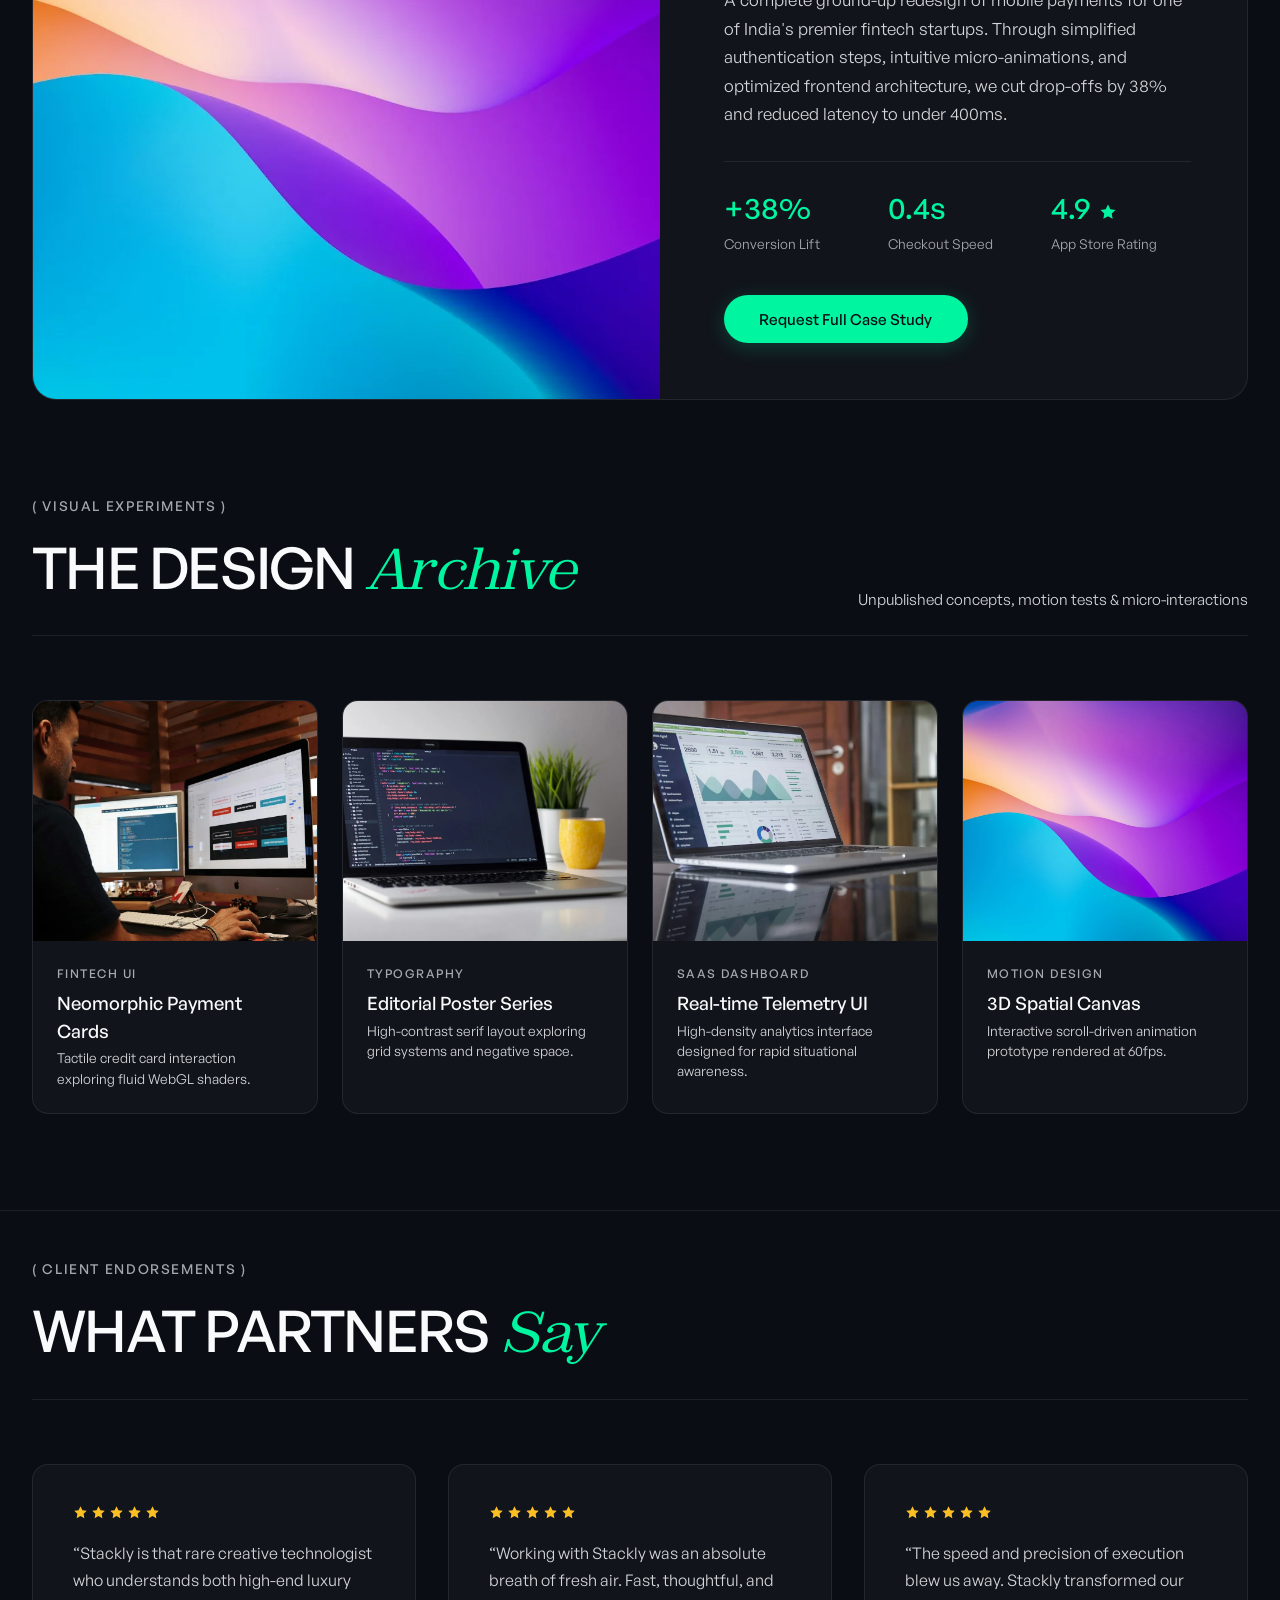
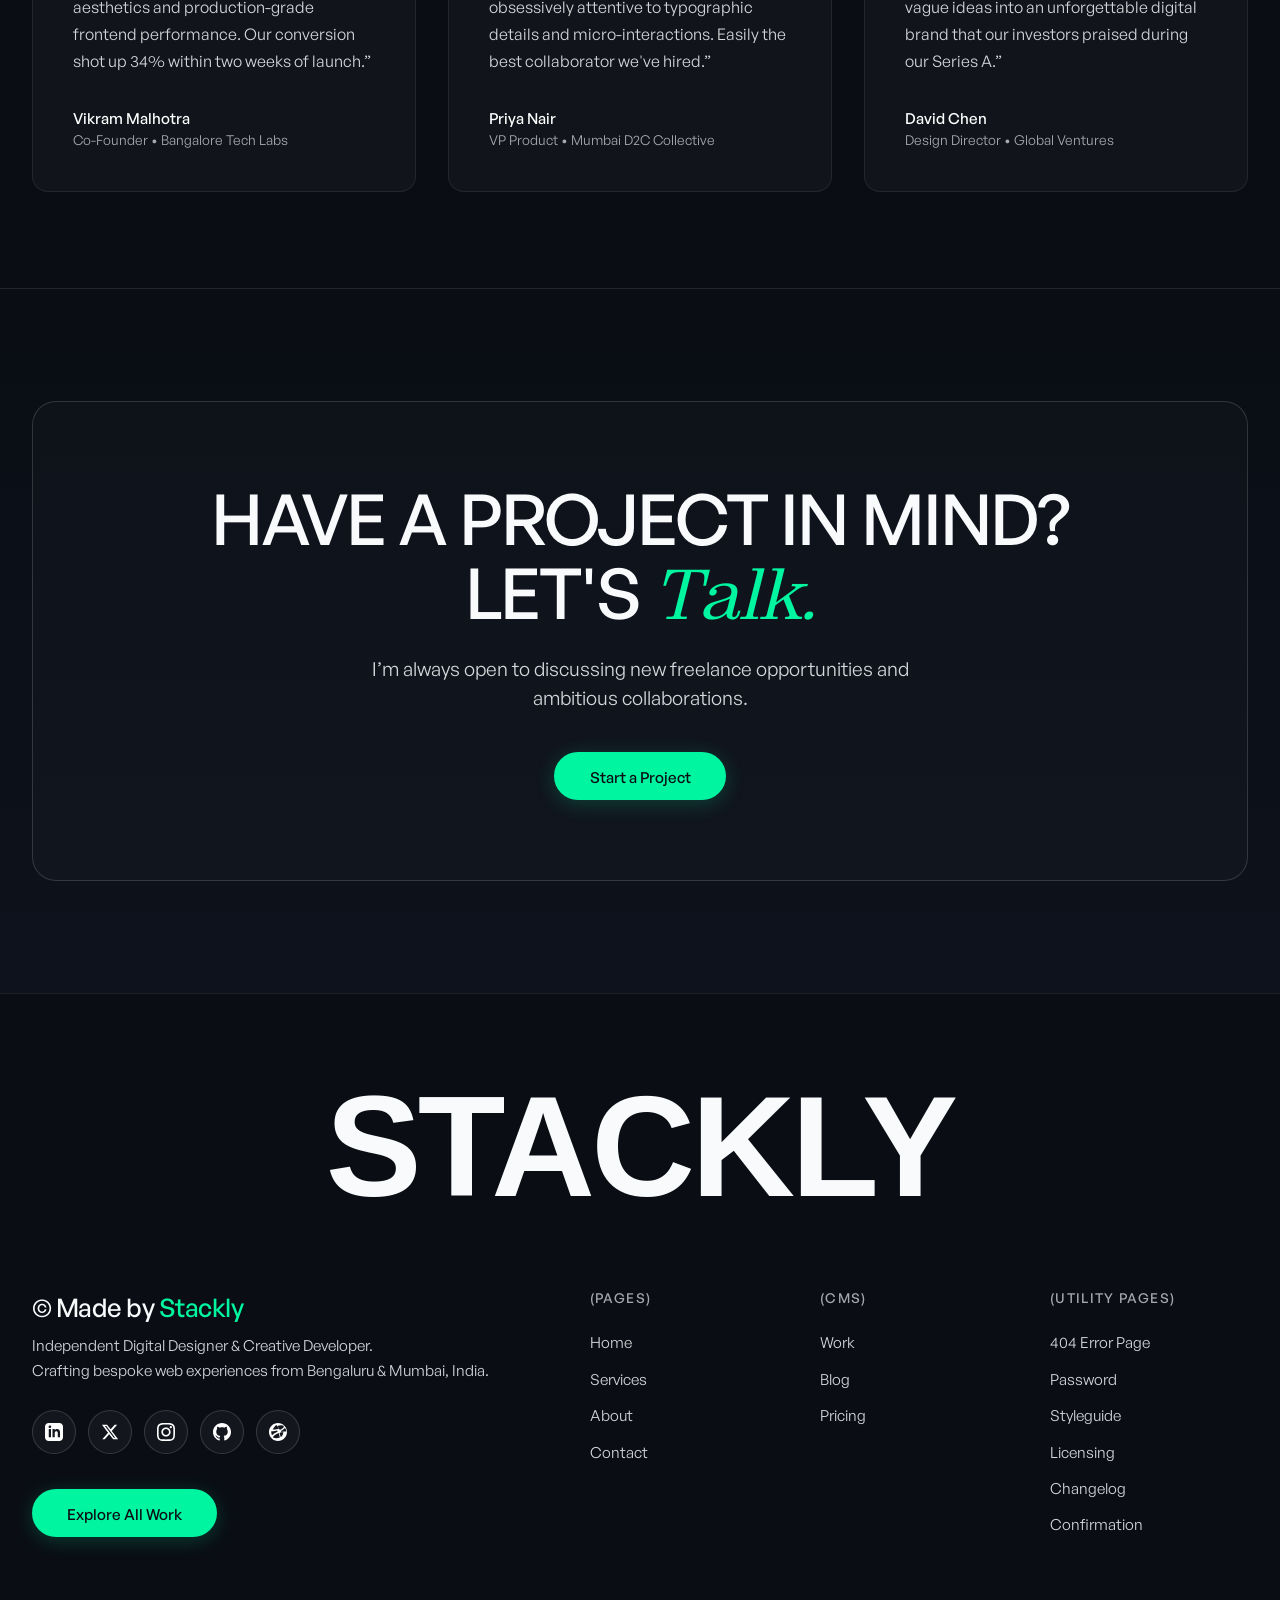
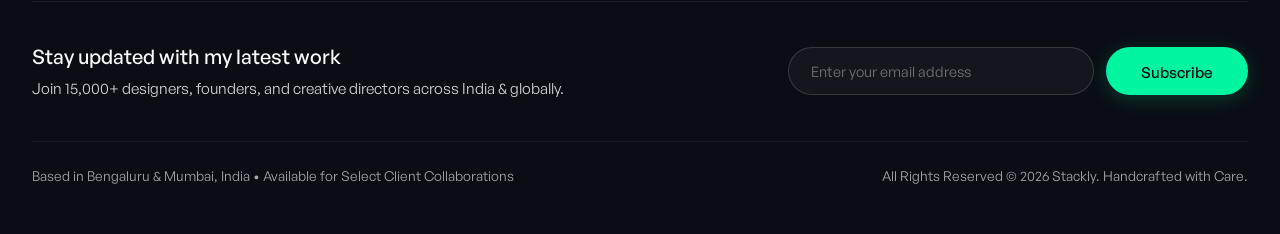
<file: work.html>
<!DOCTYPE html>
<html lang="en">
<head>
  <meta charset="UTF-8" />
  <meta name="viewport" content="width=device-width, initial-scale=1.0" />
  <title>Stackly</title>
  <meta name="description" content="Explore my curated portfolio of digital products, branding systems, and web applications built with precision." />
    <link rel="stylesheet" href="css/style.css" />
  <!-- Dedicated Separate Media Query CSS for Each Screen Breakpoint -->
  <link rel="stylesheet" href="css/screens/screen-320px.css" media="screen and (max-width: 320px)" />
  <link rel="stylesheet" href="css/screens/screen-375px.css" media="screen and (min-width: 321px) and (max-width: 375px)" />
  <link rel="stylesheet" href="css/screens/screen-480px.css" media="screen and (min-width: 376px) and (max-width: 480px)" />
  <link rel="stylesheet" href="css/screens/screen-576px.css" media="screen and (min-width: 481px) and (max-width: 576px)" />
  <link rel="stylesheet" href="css/screens/screen-768px.css" media="screen and (min-width: 577px) and (max-width: 768px)" />
  <link rel="stylesheet" href="css/screens/screen-1024px.css" media="screen and (min-width: 769px) and (max-width: 1024px)" />
  <link rel="stylesheet" href="css/screens/screen-1200px.css" media="screen and (min-width: 1025px) and (max-width: 1200px)" />
  <link rel="stylesheet" href="css/screens/screen-1440px.css" media="screen and (min-width: 1201px) and (max-width: 1440px)" />
  <link rel="stylesheet" href="css/screens/screen-wide.css" media="screen and (min-width: 1441px)" />
</head>
<body>
  <header class="header">
    <div class="header-container">
      <button class="menu-toggle" aria-label="Toggle Navigation Menu">
        <span class="menu-toggle-line"></span>
        <span class="menu-toggle-line"></span>
      </button>

      <a href="index.html" class="header-logo" aria-label="Stackly Personal Portfolio">
        <img src="images/logo.webp" alt="Stackly Logo" class="header-logo-image" width="38" height="42" />
        <span class="header-logo-text">stackly<span class="logo-dot">.</span></span>
      </a>

      <nav class="header-nav" aria-label="Primary Navigation">
        <a href="work.html" class="header-nav-link active"><span>(01)</span> Work</a>
        <a href="about.html" class="header-nav-link"><span>(02)</span> About</a>
        <a href="services.html" class="header-nav-link"><span>(03)</span> Services</a>
        <a href="blog.html" class="header-nav-link"><span>(04)</span> Blog</a>
        <a href="contact.html" class="header-nav-link"><span>(05)</span> Contact</a>
      </nav>

      <div class="header-actions">
        <a href="contact.html" class="btn-flip btn-flip-primary">
          <span class="btn-flip-text-wrap">
            <span class="btn-flip-text">Work With Me</span>
            <span class="btn-flip-text-hover">Work With Me</span>
          </span>
        </a>
      </div>
    </div>
  </header>

  <!-- Fullscreen Slide-Down Drawer Menu -->
  <div class="menu-drawer" role="dialog" aria-modal="true" aria-label="Main Navigation">
    <div class="menu-drawer-top">
      <div class="menu-drawer-top-status">
        <span class="pulse-dot"></span> Available for Select Q1/Q2 2026 Projects
      </div>
      <button class="drawer-close-btn" id="drawerCloseBtn" aria-label="Close navigation menu">
        <span class="drawer-close-text">CLOSE MENU</span>
        <span class="drawer-close-icon"><svg class="drawer-close-icon" width="13" height="13" viewBox="0 0 24 24" fill="none" stroke="currentColor" stroke-width="2.5" stroke-linecap="round" stroke-linejoin="round" style="display: inline-block; vertical-align: middle;"><line x1="18" y1="6" x2="6" y2="18"></line><line x1="6" y1="6" x2="18" y2="18"></line></svg></span>
      </button>
    </div>

    <div class="menu-drawer-content">
      <nav class="menu-drawer-nav">
        <a href="work.html" class="menu-drawer-item">
          <span class="num">(01)</span>
          <span class="item-text">Work</span>
          <span class="item-tag">Portfolio &amp; Case Studies</span>
        </a>
        <a href="about.html" class="menu-drawer-item">
          <span class="num">(02)</span>
          <span class="item-text">About</span>
          <span class="item-tag">Story &amp; Philosophy</span>
        </a>
        <a href="services.html" class="menu-drawer-item">
          <span class="num">(03)</span>
          <span class="item-text">Services</span>
          <span class="item-tag">Capabilities &amp; Pricing</span>
        </a>
        <a href="blog.html" class="menu-drawer-item">
          <span class="num">(04)</span>
          <span class="item-text">Blog</span>
          <span class="item-tag">Articles &amp; Journal</span>
        </a>
        <a href="contact.html" class="menu-drawer-item">
          <span class="num">(05)</span>
          <span class="item-text">Contact</span>
          <span class="item-tag">Start a Collaboration</span>
        </a>
      </nav>

      <div class="menu-drawer-aside">
        <div class="menu-drawer-aside-block">
          <div class="drawer-aside-label">Direct Inquiry</div>
          <a href="mailto:hello@stackly.in" class="drawer-aside-email">hello@stackly.in</a>
          <div class="drawer-aside-sub">Replies typically within 24 hours</div>
        </div>

        <div class="menu-drawer-aside-block">
          <div class="drawer-aside-label">Studio Locations</div>
          <div class="drawer-aside-val">Bengaluru &bull; Indiranagar &bull; Karnataka</div>
          <div class="drawer-aside-val">Mumbai &bull; Bandra West &bull; Maharashtra</div>
        </div>

        <div class="menu-drawer-aside-block">
          <div class="drawer-aside-label">Social Ecosystem</div>
          <div class="drawer-social-pills">
            <a href="404.html" class="drawer-social-pill">X / Twitter</a>
            <a href="404.html" class="drawer-social-pill">LinkedIn</a>
            <a href="404.html" class="drawer-social-pill">GitHub</a>
            <a href="404.html" class="drawer-social-pill">Instagram</a>
            <a href="404.html" class="drawer-social-pill">Dribbble</a>
          </div>
        </div>
      </div>
    </div>

    <div class="menu-drawer-footer">
      <div class="drawer-footer-left">
        <strong>Stackly</strong> &bull; Independent Digital Designer &amp; Creative Developer &bull; Bengaluru &amp; Mumbai, India
      </div>
      <div class="drawer-footer-right">
        <span>IST (GMT+5:30) &bull; © 2026 Stackly</span>
      </div>
    </div>
  </div>

  <main style="padding-top: 8rem;">
    <!-- SECTION 1: HERO & CATEGORY FILTERS -->
    <section class="container-wide" style="margin-bottom: 4rem;">
      <div class="meta-label" style="margin-bottom: 1rem;">( Selected Projects &bull; 2024–2026 )</div>
      <h1 class="hero-title-giant" style="font-size: clamp(3rem, 8vw, 8.5rem); margin-bottom: 2rem;">
        SELECTED<br />
        <span class="serif-italic">Work</span>
      </h1>

      <div class="budget-options" style="margin-bottom: 4rem;">
        <button class="filter-pill budget-pill selected" data-filter="all">All Projects (04)</button>
        <button class="filter-pill budget-pill" data-filter="web">Web Design</button>
        <button class="filter-pill budget-pill" data-filter="branding">Branding</button>
        <button class="filter-pill budget-pill" data-filter="design">Digital Design</button>
      </div>

      <!-- INTERACTIVE PROJECT LIST WITH SIGNATURE HOVER RIBBONS -->
      <div class="project-list">
        <a href="404.html" class="project-row" data-category="web">
          <div class="project-row-content">
            <span class="project-index">(01)</span>
            <h3 class="project-name">Pixel <em>Perfect</em></h3>
            <span class="project-tags">Web &bull; Fintech Experience &bull; UPI 2.0</span>
            <span class="project-year">2026</span>
            <div class="project-arrow">&rarr;</div>
          </div>
          <div class="project-hover-ribbon" aria-hidden="true">
            <div class="project-hover-track">
              <img src="images/project-01-preview-01.webp" alt="Pixel Perfect" class="project-hover-thumb" />
              <img src="images/project-01-preview-02.webp" alt="Pixel Perfect" class="project-hover-thumb" />
              <img src="images/project-01-preview-01.webp" alt="Pixel Perfect" class="project-hover-thumb" />
              <img src="images/project-01-preview-02.webp" alt="Pixel Perfect" class="project-hover-thumb" />
            </div>
          </div>
        </a>

        <a href="404.html" class="project-row" data-category="branding">
          <div class="project-row-content">
            <span class="project-index">(02)</span>
            <h3 class="project-name">Brand <em>Fusion</em></h3>
            <span class="project-tags">Branding &bull; Visual Identity System</span>
            <span class="project-year">2026</span>
            <div class="project-arrow">&rarr;</div>
          </div>
          <div class="project-hover-ribbon" aria-hidden="true">
            <div class="project-hover-track">
              <img src="images/project-02-preview-01.webp" alt="Brand Fusion" class="project-hover-thumb" />
              <img src="images/project-02-preview-02.webp" alt="Brand Fusion" class="project-hover-thumb" />
              <img src="images/project-02-preview-01.webp" alt="Brand Fusion" class="project-hover-thumb" />
              <img src="images/project-02-preview-02.webp" alt="Brand Fusion" class="project-hover-thumb" />
            </div>
          </div>
        </a>

        <a href="404.html" class="project-row" data-category="web">
          <div class="project-row-content">
            <span class="project-index">(03)</span>
            <h3 class="project-name">Web <em>Vision</em></h3>
            <span class="project-tags">Web &bull; Enterprise SaaS Interface</span>
            <span class="project-year">2025</span>
            <div class="project-arrow">&rarr;</div>
          </div>
          <div class="project-hover-ribbon" aria-hidden="true">
            <div class="project-hover-track">
              <img src="images/project-03-preview-01.webp" alt="Web Vision" class="project-hover-thumb" />
              <img src="images/project-03-preview-02.webp" alt="Web Vision" class="project-hover-thumb" />
              <img src="images/project-03-preview-01.webp" alt="Web Vision" class="project-hover-thumb" />
              <img src="images/project-03-preview-02.webp" alt="Web Vision" class="project-hover-thumb" />
            </div>
          </div>
        </a>

        <a href="404.html" class="project-row" data-category="design">
          <div class="project-row-content">
            <span class="project-index">(04)</span>
            <h3 class="project-name">Infinite <em>Design</em></h3>
            <span class="project-tags">Design &bull; 3D Motion Portfolio</span>
            <span class="project-year">2025</span>
            <div class="project-arrow">&rarr;</div>
          </div>
          <div class="project-hover-ribbon" aria-hidden="true">
            <div class="project-hover-track">
              <img src="images/project-04-preview-01.webp" alt="Infinite Design" class="project-hover-thumb" />
              <img src="images/project-04-preview-02.webp" alt="Infinite Design" class="project-hover-thumb" />
              <img src="images/project-04-preview-01.webp" alt="Infinite Design" class="project-hover-thumb" />
              <img src="images/project-04-preview-02.webp" alt="Infinite Design" class="project-hover-thumb" />
            </div>
          </div>
        </a>
      </div>
    </section>

    <!-- EXTRA SECTION 1: CASE STUDY SPOTLIGHT -->
    <section class="container-wide" style="margin-bottom: 6rem; padding-top: 3rem; border-top: 1px solid var(--border-light);">
      <div class="section-header">
        <div>
          <div class="meta-label" style="margin-bottom: 0.5rem;">( Featured Deep Dive )</div>
          <h2 class="section-title">PROJECT <em>Spotlight</em></h2>
        </div>
        <span class="meta-pill"><span class="dot"></span> Case Study 01</span>
      </div>

      <div class="work-spotlight-card">
        <div style="height: 100%; min-height: 440px; overflow: hidden;">
          <img src="images/home-hero-06.webp" alt="Spotlight Preview" style="width: 100%; height: 100%; object-fit: cover;" />
        </div>
        <div style="padding: 3.5rem 3.5rem 3.5rem 0;">
          <div class="meta-label" style="color: var(--accent-primary); margin-bottom: 0.75rem;">Fintech &bull; Mobile Platform</div>
          <h3 style="font-size: 2.2rem; font-weight: 500; letter-spacing: -0.02em; margin-bottom: 1.25rem; line-height: 1.2;">
            Architecting UPI 2.0 Checkout for 14 Million Daily Users
          </h3>
          <p style="color: var(--text-muted); font-size: 1.05rem; line-height: 1.7; margin-bottom: 2rem;">
            A complete ground-up redesign of mobile payments for one of India's premier fintech startups. Through simplified authentication steps, intuitive micro-animations, and optimized frontend architecture, we cut drop-offs by 38% and reduced latency to under 400ms.
          </p>
          <div class="work-spotlight-metrics">
            <div>
              <div style="font-size: 1.85rem; font-weight: 600; color: var(--accent-primary);">+38%</div>
              <div style="font-size: 0.85rem; color: var(--text-dim); margin-top: 0.25rem;">Conversion Lift</div>
            </div>
            <div>
              <div style="font-size: 1.85rem; font-weight: 600; color: var(--accent-primary);">0.4s</div>
              <div style="font-size: 0.85rem; color: var(--text-dim); margin-top: 0.25rem;">Checkout Speed</div>
            </div>
            <div>
              <div style="font-size: 1.85rem; font-weight: 600; color: var(--accent-primary);">4.9 <svg width="18" height="18" viewBox="0 0 24 24" fill="var(--accent-primary)" style="display: inline-block; vertical-align: -2px; margin-left: 2px;"><polygon points="12 2 15.09 8.26 22 9.27 17 14.14 18.18 21.02 12 17.77 5.82 21.02 7 14.14 2 9.27 8.91 8.26 12 2"></polygon></svg></div>
              <div style="font-size: 0.85rem; color: var(--text-dim); margin-top: 0.25rem;">App Store Rating</div>
            </div>
          </div>
          <a href="contact.html" class="btn-flip btn-flip-primary">
            <span class="btn-flip-text-wrap">
              <span class="btn-flip-text">Request Full Case Study</span>
              <span class="btn-flip-text-hover">Request Full Case Study</span>
            </span>
          </a>
        </div>
      </div>
    </section>

    <!-- EXTRA SECTION 2: VISUAL ARCHIVE & EXPLORATIONS (4-CARD GRID) -->
    <section class="container-wide" style="margin-bottom: 6rem;">
      <div class="section-header">
        <div>
          <div class="meta-label" style="margin-bottom: 0.5rem;">( Visual Experiments )</div>
          <h2 class="section-title">THE DESIGN <em>Archive</em></h2>
        </div>
        <div style="color: var(--text-muted); font-size: 0.95rem;">Unpublished concepts, motion tests &amp; micro-interactions</div>
      </div>

      <div class="work-archive-grid">
        <div style="background: var(--bg-card); border: 1px solid var(--border-light); border-radius: var(--radius-md); overflow: hidden; transition: transform var(--transition-normal);">
          <div style="height: 240px; overflow: hidden;">
            <img src="images/services-01.webp" alt="Visual Concept 1" style="width: 100%; height: 100%; object-fit: cover;" />
          </div>
          <div style="padding: 1.5rem;">
            <div class="meta-label" style="font-size: 0.75rem; margin-bottom: 0.35rem;">Fintech UI</div>
            <h4 style="font-size: 1.15rem; font-weight: 500; margin-bottom: 0.25rem;">Neomorphic Payment Cards</h4>
            <p style="color: var(--text-muted); font-size: 0.85rem;">Tactile credit card interaction exploring fluid WebGL shaders.</p>
          </div>
        </div>

        <div style="background: var(--bg-card); border: 1px solid var(--border-light); border-radius: var(--radius-md); overflow: hidden; transition: transform var(--transition-normal);">
          <div style="height: 240px; overflow: hidden;">
            <img src="images/services-02.webp" alt="Visual Concept 2" style="width: 100%; height: 100%; object-fit: cover;" />
          </div>
          <div style="padding: 1.5rem;">
            <div class="meta-label" style="font-size: 0.75rem; margin-bottom: 0.35rem;">Typography</div>
            <h4 style="font-size: 1.15rem; font-weight: 500; margin-bottom: 0.25rem;">Editorial Poster Series</h4>
            <p style="color: var(--text-muted); font-size: 0.85rem;">High-contrast serif layout exploring grid systems and negative space.</p>
          </div>
        </div>

        <div style="background: var(--bg-card); border: 1px solid var(--border-light); border-radius: var(--radius-md); overflow: hidden; transition: transform var(--transition-normal);">
          <div style="height: 240px; overflow: hidden;">
            <img src="images/services-03.webp" alt="Visual Concept 3" style="width: 100%; height: 100%; object-fit: cover;" />
          </div>
          <div style="padding: 1.5rem;">
            <div class="meta-label" style="font-size: 0.75rem; margin-bottom: 0.35rem;">SaaS Dashboard</div>
            <h4 style="font-size: 1.15rem; font-weight: 500; margin-bottom: 0.25rem;">Real-time Telemetry UI</h4>
            <p style="color: var(--text-muted); font-size: 0.85rem;">High-density analytics interface designed for rapid situational awareness.</p>
          </div>
        </div>

        <div style="background: var(--bg-card); border: 1px solid var(--border-light); border-radius: var(--radius-md); overflow: hidden; transition: transform var(--transition-normal);">
          <div style="height: 240px; overflow: hidden;">
            <img src="images/cta.webp" alt="Visual Concept 4" style="width: 100%; height: 100%; object-fit: cover;" />
          </div>
          <div style="padding: 1.5rem;">
            <div class="meta-label" style="font-size: 0.75rem; margin-bottom: 0.35rem;">Motion Design</div>
            <h4 style="font-size: 1.15rem; font-weight: 500; margin-bottom: 0.25rem;">3D Spatial Canvas</h4>
            <p style="color: var(--text-muted); font-size: 0.85rem;">Interactive scroll-driven animation prototype rendered at 60fps.</p>
          </div>
        </div>
      </div>
    </section>

    <!-- EXTRA SECTION 3: CLIENT ENDORSEMENTS -->
    <section class="container-wide" style="margin-bottom: 6rem; padding-top: 3rem; border-top: 1px solid var(--border-light);">
      <div class="section-header">
        <div>
          <div class="meta-label" style="margin-bottom: 0.5rem;">( Client Endorsements )</div>
          <h2 class="section-title">WHAT PARTNERS <em>Say</em></h2>
        </div>
      </div>

      <div class="testimonials-grid">
        <div class="testimonial-card-item">
          <div>
            <div class="testimonial-stars" aria-label="5 out of 5 stars" style="display: flex; gap: 3px; color: #FBBF24;">
            <svg width="15" height="15" viewBox="0 0 24 24" fill="#FBBF24"><polygon points="12 2 15.09 8.26 22 9.27 17 14.14 18.18 21.02 12 17.77 5.82 21.02 7 14.14 2 9.27 8.91 8.26 12 2"></polygon></svg>
            <svg width="15" height="15" viewBox="0 0 24 24" fill="#FBBF24"><polygon points="12 2 15.09 8.26 22 9.27 17 14.14 18.18 21.02 12 17.77 5.82 21.02 7 14.14 2 9.27 8.91 8.26 12 2"></polygon></svg>
            <svg width="15" height="15" viewBox="0 0 24 24" fill="#FBBF24"><polygon points="12 2 15.09 8.26 22 9.27 17 14.14 18.18 21.02 12 17.77 5.82 21.02 7 14.14 2 9.27 8.91 8.26 12 2"></polygon></svg>
            <svg width="15" height="15" viewBox="0 0 24 24" fill="#FBBF24"><polygon points="12 2 15.09 8.26 22 9.27 17 14.14 18.18 21.02 12 17.77 5.82 21.02 7 14.14 2 9.27 8.91 8.26 12 2"></polygon></svg>
            <svg width="15" height="15" viewBox="0 0 24 24" fill="#FBBF24"><polygon points="12 2 15.09 8.26 22 9.27 17 14.14 18.18 21.02 12 17.77 5.82 21.02 7 14.14 2 9.27 8.91 8.26 12 2"></polygon></svg>
          </div>
            <p class="testimonial-body">
              &ldquo;Stackly is that rare creative technologist who understands both high-end luxury aesthetics and production-grade frontend performance. Our conversion shot up 34% within two weeks of launch.&rdquo;
            </p>
          </div>
          <div>
            <div class="testimonial-author-name">Vikram Malhotra</div>
            <div class="testimonial-author-role">Co-Founder &bull; Bangalore Tech Labs</div>
          </div>
        </div>

        <div class="testimonial-card-item">
          <div>
            <div class="testimonial-stars" aria-label="5 out of 5 stars" style="display: flex; gap: 3px; color: #FBBF24;">
            <svg width="15" height="15" viewBox="0 0 24 24" fill="#FBBF24"><polygon points="12 2 15.09 8.26 22 9.27 17 14.14 18.18 21.02 12 17.77 5.82 21.02 7 14.14 2 9.27 8.91 8.26 12 2"></polygon></svg>
            <svg width="15" height="15" viewBox="0 0 24 24" fill="#FBBF24"><polygon points="12 2 15.09 8.26 22 9.27 17 14.14 18.18 21.02 12 17.77 5.82 21.02 7 14.14 2 9.27 8.91 8.26 12 2"></polygon></svg>
            <svg width="15" height="15" viewBox="0 0 24 24" fill="#FBBF24"><polygon points="12 2 15.09 8.26 22 9.27 17 14.14 18.18 21.02 12 17.77 5.82 21.02 7 14.14 2 9.27 8.91 8.26 12 2"></polygon></svg>
            <svg width="15" height="15" viewBox="0 0 24 24" fill="#FBBF24"><polygon points="12 2 15.09 8.26 22 9.27 17 14.14 18.18 21.02 12 17.77 5.82 21.02 7 14.14 2 9.27 8.91 8.26 12 2"></polygon></svg>
            <svg width="15" height="15" viewBox="0 0 24 24" fill="#FBBF24"><polygon points="12 2 15.09 8.26 22 9.27 17 14.14 18.18 21.02 12 17.77 5.82 21.02 7 14.14 2 9.27 8.91 8.26 12 2"></polygon></svg>
          </div>
            <p class="testimonial-body">
              &ldquo;Working with Stackly was an absolute breath of fresh air. Fast, thoughtful, and obsessively attentive to typographic details and micro-interactions. Easily the best collaborator we've hired.&rdquo;
            </p>
          </div>
          <div>
            <div class="testimonial-author-name">Priya Nair</div>
            <div class="testimonial-author-role">VP Product &bull; Mumbai D2C Collective</div>
          </div>
        </div>

        <div class="testimonial-card-item">
          <div>
            <div class="testimonial-stars" aria-label="5 out of 5 stars" style="display: flex; gap: 3px; color: #FBBF24;">
            <svg width="15" height="15" viewBox="0 0 24 24" fill="#FBBF24"><polygon points="12 2 15.09 8.26 22 9.27 17 14.14 18.18 21.02 12 17.77 5.82 21.02 7 14.14 2 9.27 8.91 8.26 12 2"></polygon></svg>
            <svg width="15" height="15" viewBox="0 0 24 24" fill="#FBBF24"><polygon points="12 2 15.09 8.26 22 9.27 17 14.14 18.18 21.02 12 17.77 5.82 21.02 7 14.14 2 9.27 8.91 8.26 12 2"></polygon></svg>
            <svg width="15" height="15" viewBox="0 0 24 24" fill="#FBBF24"><polygon points="12 2 15.09 8.26 22 9.27 17 14.14 18.18 21.02 12 17.77 5.82 21.02 7 14.14 2 9.27 8.91 8.26 12 2"></polygon></svg>
            <svg width="15" height="15" viewBox="0 0 24 24" fill="#FBBF24"><polygon points="12 2 15.09 8.26 22 9.27 17 14.14 18.18 21.02 12 17.77 5.82 21.02 7 14.14 2 9.27 8.91 8.26 12 2"></polygon></svg>
            <svg width="15" height="15" viewBox="0 0 24 24" fill="#FBBF24"><polygon points="12 2 15.09 8.26 22 9.27 17 14.14 18.18 21.02 12 17.77 5.82 21.02 7 14.14 2 9.27 8.91 8.26 12 2"></polygon></svg>
          </div>
            <p class="testimonial-body">
              &ldquo;The speed and precision of execution blew us away. Stackly transformed our vague ideas into an unforgettable digital brand that our investors praised during our Series A.&rdquo;
            </p>
          </div>
          <div>
            <div class="testimonial-author-name">David Chen</div>
            <div class="testimonial-author-role">Design Director &bull; Global Ventures</div>
          </div>
        </div>
      </div>
    </section>

    <!-- SECTION: CALL TO ACTION BANNER -->
    <section class="cta-banner">
      <div class="container">
        <div class="cta-box">
          <h2 class="cta-title">HAVE A PROJECT IN MIND?<br />LET'S <em>Talk.</em></h2>
          <p class="cta-desc">I’m always open to discussing new freelance opportunities and ambitious collaborations.</p>
          <a href="contact.html" class="btn-flip btn-flip-primary">
            <span class="btn-flip-text-wrap">
              <span class="btn-flip-text">Start a Project</span>
              <span class="btn-flip-text-hover">Start a Project</span>
            </span>
          </a>
        </div>
      </div>
    </section>
  </main>

  <footer class="footer">
    <div class="container-wide">
      <div class="footer-marquee-wrap">
        <img src="images/headline-footer.svg" alt="Stackly Headline" class="footer-marquee-img" loading="lazy" />
      </div>

      <div class="footer-grid">
        <div class="footer-left">
          <div>
            <h3 class="footer-brand-title">© Made by <a href="about.html" style="color: var(--accent-primary);">Stackly</a></h3>
            <p class="footer-studio-info">
              Independent Digital Designer &amp; Creative Developer.<br />
              Crafting bespoke web experiences from Bengaluru &amp; Mumbai, India.
            </p>
          </div>

          <div class="footer-social-row">
            <a href="404.html" class="footer-social-btn" aria-label="LinkedIn" title="LinkedIn">
              <svg viewBox="0 0 24 24"><path d="M19 0h-14c-2.761 0-5 2.239-5 5v14c0 2.761 2.239 5 5 5h14c2.762 0 5-2.239 5-5v-14c0-2.761-2.238-5-5-5zm-11 19h-3v-11h3v11zm-1.5-12.268c-.966 0-1.75-.79-1.75-1.764s.784-1.764 1.75-1.764 1.75.79 1.75 1.764-.783 1.764-1.75 1.764zm13.5 12.268h-3v-5.604c0-3.368-4-3.113-4 0v5.604h-3v-11h3v1.765c1.396-2.586 7-2.777 7 2.476v6.759z"/></svg>
            </a>
            <a href="404.html" class="footer-social-btn" aria-label="X / Twitter" title="X / Twitter">
              <svg viewBox="0 0 24 24"><path d="M18.244 2.25h3.308l-7.227 8.26 8.502 11.24H16.17l-5.214-6.817L4.99 21.75H1.68l7.73-8.835L1.254 2.25H8.08l4.713 6.231zm-1.161 17.52h1.833L7.084 4.126H5.117z"/></svg>
            </a>
            <a href="404.html" class="footer-social-btn" aria-label="Instagram" title="Instagram">
              <svg viewBox="0 0 24 24"><path d="M12 2.163c3.204 0 3.584.012 4.85.07 3.252.148 4.771 1.691 4.919 4.919.058 1.265.069 1.645.069 4.849 0 3.205-.012 3.584-.069 4.849-.149 3.225-1.664 4.771-4.919 4.919-1.266.058-1.644.07-4.85.07-3.204 0-3.584-.012-4.849-.07-3.26-.149-4.771-1.699-4.919-4.92-.058-1.265-.07-1.644-.07-4.849 0-3.204.013-3.583.07-4.849.149-3.227 1.664-4.771 4.919-4.919 1.266-.057 1.645-.069 4.849-.069zm0-2.163c-3.259 0-3.667.014-4.947.072-4.358.2-6.78 2.618-6.98 6.98-.059 1.281-.073 1.689-.073 4.948 0 3.259.014 3.668.072 4.948.2 4.358 2.618 6.78 6.98 6.98 1.281.058 1.689.072 4.948.072 3.259 0 3.668-.014 4.948-.072 4.354-.2 6.782-2.618 6.979-6.98.059-1.28.073-1.689.073-4.948 0-3.259-.014-3.667-.072-4.947-.196-4.354-2.617-6.78-6.979-6.98-1.281-.059-1.69-.073-4.949-.073zm0 5.838c-3.403 0-6.162 2.759-6.162 6.162s2.759 6.163 6.162 6.163 6.162-2.759 6.162-6.163c0-3.403-2.759-6.162-6.162-6.162zm0 10.162c-2.209 0-4-1.79-4-4 0-2.209 1.791-4 4-4s4 1.791 4 4c0 2.21-1.791 4-4 4zm6.406-11.845c-.796 0-1.441.645-1.441 1.44s.645 1.44 1.441 1.44c.795 0 1.439-.645 1.439-1.44s-.644-1.44-1.439-1.44z"/></svg>
            </a>
            <a href="404.html" class="footer-social-btn" aria-label="GitHub" title="GitHub">
              <svg viewBox="0 0 24 24"><path d="M12 0c-6.626 0-12 5.373-12 12 0 5.302 3.438 9.8 8.207 11.387.599.111.793-.261.793-.577v-2.234c-3.338.726-4.033-1.416-4.033-1.416-.546-1.387-1.333-1.756-1.333-1.756-1.089-.745.083-.729.083-.729 1.205.084 1.839 1.237 1.839 1.237 1.07 1.834 2.807 1.304 3.492.997.107-.775.418-1.305.762-1.604-2.665-.305-5.467-1.334-5.467-5.931 0-1.311.469-2.381 1.236-3.221-.124-.303-.535-1.524.117-3.176 0 0 1.008-.322 3.301 1.23.957-.266 1.983-.399 3.003-.404 1.02.005 2.047.138 3.006.404 2.291-1.552 3.297-1.23 3.297-1.23.653 1.653.242 2.874.118 3.176.77.84 1.235 1.911 1.235 3.221 0 4.609-2.807 5.624-5.479 5.921.43.372.823 1.102.823 2.222v3.293c0 .319.192.694.801.576 4.765-1.589 8.199-6.086 8.199-11.386 0-6.627-5.373-12-12-12z"/></svg>
            </a>
            <a href="404.html" class="footer-social-btn" aria-label="Dribbble" title="Dribbble">
              <svg viewBox="0 0 24 24"><path d="M12 0c-6.627 0-12 5.373-12 12s5.373 12 12 12 12-5.373 12-12-5.373-12-12-12zm10.193 11.237c-.328-.024-2.812-.178-5.549.927-.221-.497-.457-1.003-.706-1.513 3.656-1.543 5.093-3.664 5.215-3.856 1.139 1.272 1.836 2.824 1.836 4.442h-.796zm-2.617-5.597c-.179.255-1.579 2.186-5.048 3.642-1.39-2.529-2.923-4.789-3.324-5.367 1.488-.563 3.111-.877 4.807-.877 1.341 0 2.614.288 3.565.602zm-9.593-3.084c.389.554 1.896 2.767 3.287 5.267-3.923 1.171-7.854 1.156-8.291 1.154 1.054-2.946 3.003-5.32 5.004-6.421zm-6.983 8.444c.483.003 3.968.014 7.747-.985.25.518.487 1.031.708 1.536-3.834 1.353-7.234 4.544-7.469 4.773-.67-1.484-1.036-3.116-1.036-4.824 0-.171.018-.336.05-.5zm2.748 6.786c.277-.282 3.324-3.213 7.027-4.484 1.066 2.735 1.543 5.379 1.666 6.136-1.406.666-2.983 1.042-4.654 1.042-1.539 0-2.996-.328-4.039-.694zm9.897 1.343c-.143-.836-.619-3.298-1.624-5.918 2.508-.996 4.793-.842 5.099-.817-.184 2.805-1.558 5.265-3.475 6.735z"/></svg>
            </a>
          </div>

          <div>
            <a href="work.html" class="btn-flip btn-flip-primary">
              <span class="btn-flip-text-wrap">
                <span class="btn-flip-text">Explore All Work</span>
                <span class="btn-flip-text-hover">Explore All Work</span>
              </span>
            </a>
          </div>
        </div>

        <div class="footer-right">
          <div>
            <div class="footer-col-label">(Pages)</div>
            <div class="footer-links">
              <a href="index.html" class="footer-link">Home</a>
              <a href="services.html" class="footer-link">Services</a>
              <a href="about.html" class="footer-link">About</a>
              <a href="contact.html" class="footer-link">Contact</a>
            </div>
          </div>

          <div>
            <div class="footer-col-label">(CMS)</div>
            <div class="footer-links">
              <a href="work.html" class="footer-link">Work</a>
              <a href="blog.html" class="footer-link">Blog</a>
              <a href="404.html" class="footer-link">Pricing</a>
            </div>
          </div>

          <div>
            <div class="footer-col-label">(Utility Pages)</div>
            <div class="footer-links">
              <a href="404.html" class="footer-link">404 Error Page</a>
              <a href="404.html" class="footer-link">Password</a>
              <a href="404.html" class="footer-link">Styleguide</a>
              <a href="404.html" class="footer-link">Licensing</a>
              <a href="404.html" class="footer-link">Changelog</a>
              <a href="thank-you.html" class="footer-link">Confirmation</a>
            </div>
          </div>
        </div>
      </div>

      <div class="footer-newsletter-wrap">
        <div>
          <h4 style="font-size: 1.25rem; font-weight: 500; margin-bottom: 0.35rem;">Stay updated with my latest work</h4>
          <p style="color: var(--text-muted); font-size: 0.95rem;">Join 15,000+ designers, founders, and creative directors across India &amp; globally.</p>
        </div>

        <form class="footer-newsletter-form" action="thank-you.html" method="GET">
          <input type="email" class="footer-input" required placeholder="Enter your email address" aria-label="Email Address" />
          <button type="submit" class="btn-flip btn-flip-primary">
            <span class="btn-flip-text-wrap">
              <span class="btn-flip-text">Subscribe</span>
              <span class="btn-flip-text-hover">Subscribe</span>
            </span>
          </button>
        </form>
      </div>

      <div class="footer-bottom-legal">
        <div>Based in Bengaluru &amp; Mumbai, India &bull; Available for Select Client Collaborations</div>
        <div>All Rights Reserved © 2026 Stackly. Handcrafted with Care.</div>
      </div>
    </div>
  </footer>

  <script src="js/main.js"></script>
</body>
</html>
</file>
<file: css/style.css>
/* ==========================================================================
   STACKLY — DIGITAL PRODUCT & ENGINEERING STUDIO
   Design System & Animation Engine (Inspired by Yuki Template Specs)
   Palette: Midnight Obsidian (#0A0D14) & Electric Jade (#00F5A0)
   ========================================================================== */

/* --------------------------------------------------------------------------
   1. FONTS & ROOT VARIABLES
   -------------------------------------------------------------------------- */
@font-face {
  font-family: 'General Sans';
  src: url('../fonts/GeneralSans-Light.woff') format('woff');
  font-weight: 300;
  font-style: normal;
  font-display: swap;
}
@font-face {
  font-family: 'General Sans';
  src: url('../fonts/GeneralSans-Regular.woff') format('woff');
  font-weight: 400;
  font-style: normal;
  font-display: swap;
}
@font-face {
  font-family: 'General Sans';
  src: url('../fonts/GeneralSans-Medium.woff') format('woff');
  font-weight: 500 600;
  font-style: normal;
  font-display: swap;
}
@font-face {
  font-family: 'Zodiak';
  src: url('../fonts/Zodiak-Regular.woff') format('woff');
  font-weight: 400;
  font-style: normal;
  font-display: swap;
}

:root {
  --bg-primary: #0A0D14;
  --bg-secondary: #10141E;
  --bg-elevated: #151B28;
  --bg-card: rgba(255, 255, 255, 0.03);
  --bg-card-hover: rgba(255, 255, 255, 0.06);

  --accent-primary: #00F5A0;
  --accent-glow: rgba(0, 245, 160, 0.35);
  --accent-cyan: #06B6D4;
  --accent-indigo: #6366F1;

  --text-primary: #F8FAFC;
  --text-muted: rgba(248, 250, 252, 0.85);
  --text-dim: rgba(248, 250, 252, 0.65);

  --border-light: rgba(255, 255, 255, 0.08);
  --border-medium: rgba(255, 255, 255, 0.15);
  --border-active: rgba(0, 245, 160, 0.5);

  --font-sans: 'General Sans', -apple-system, BlinkMacSystemFont, 'Segoe UI', Roboto, sans-serif;
  --font-serif: 'Zodiak', 'Playfair Display', Georgia, serif;

  --transition-fast: 0.2s cubic-bezier(0.16, 1, 0.3, 1);
  --transition-normal: 0.4s cubic-bezier(0.16, 1, 0.3, 1);
  --transition-slow: 0.7s cubic-bezier(0.16, 1, 0.3, 1);
  --radius-sm: 8px;
  --radius-md: 16px;
  --radius-lg: 24px;
  --radius-pill: 9999px;
  --max-width: 1400px;
}

/* --------------------------------------------------------------------------
   2. GLOBAL RESET & BASE STYLES
   -------------------------------------------------------------------------- */
*, *::before, *::after {
  box-sizing: border-box;
  margin: 0;
  padding: 0;
}

html {
  font-size: 16px;
  scroll-behavior: smooth;
  background-color: var(--bg-primary);
  color: var(--text-primary);
  -webkit-font-smoothing: antialiased;
  -moz-osx-font-smoothing: grayscale;
}

body {
  font-family: var(--font-sans);
  background-color: var(--bg-primary);
  color: var(--text-primary);
  line-height: 1.5;
  overflow-x: hidden;
  position: relative;
}

img {
  max-width: 100%;
  height: auto;
  display: block;
}

a {
  color: inherit;
  text-decoration: none;
}

button, input, select, textarea {
  font-family: inherit;
  color: inherit;
}

button {
  cursor: pointer;
  border: none;
  background: none;
}

ul, ol {
  list-style: none;
}

/* Container */
.container {
  width: 100%;
  max-width: var(--max-width);
  margin-left: auto;
  margin-right: auto;
  padding-left: 2rem;
  padding-right: 2rem;
}

.container-wide {
  width: 100%;
  max-width: 1600px;
  margin-left: auto;
  margin-right: auto;
  padding-left: 2rem;
  padding-right: 2rem;
}

/* --------------------------------------------------------------------------
   3. TYPOGRAPHY (YUKI EDITORIAL DUAL SYSTEM)
   -------------------------------------------------------------------------- */
.editorial-title {
  font-family: var(--font-sans);
  font-weight: 500;
  letter-spacing: -0.03em;
  line-height: 1.05;
}

.editorial-title em,
.editorial-title .italic {
  font-family: var(--font-serif);
  font-style: italic;
  font-weight: 400;
  color: var(--accent-primary);
}

.meta-label {
  font-size: 0.85rem;
  text-transform: uppercase;
  letter-spacing: 0.12em;
  color: var(--text-dim);
  font-weight: 500;
}

.meta-pill {
  display: inline-flex;
  align-items: center;
  gap: 0.5rem;
  padding: 0.35rem 0.85rem;
  border-radius: var(--radius-pill);
  background: rgba(255, 255, 255, 0.05);
  border: 1px solid var(--border-light);
  font-size: 0.8rem;
  color: var(--text-muted);
  text-transform: uppercase;
  letter-spacing: 0.08em;
}

.meta-pill .dot {
  width: 6px;
  height: 6px;
  border-radius: 50%;
  background: var(--accent-primary);
  box-shadow: 0 0 8px var(--accent-primary);
}

/* --------------------------------------------------------------------------
   4. SIGNATURE BUTTONS (FLIP TEXT ANIMATION)
   -------------------------------------------------------------------------- */
.btn-flip {
  position: relative;
  display: inline-flex;
  align-items: center;
  justify-content: center;
  padding: 0.9rem 2.2rem;
  border-radius: var(--radius-pill);
  font-size: 0.95rem;
  font-weight: 600;
  text-decoration: none;
  overflow: hidden;
  cursor: pointer;
  transition: all var(--transition-normal);
}

.btn-flip-primary {
  background: var(--accent-primary);
  color: var(--bg-primary);
  box-shadow: 0 4px 20px rgba(0, 245, 160, 0.2);
}

.btn-flip-primary:hover {
  transform: translateY(-2px);
  box-shadow: 0 8px 30px rgba(0, 245, 160, 0.4);
}

.btn-flip-outline {
  background: rgba(255, 255, 255, 0.04);
  color: var(--text-primary);
  border: 1px solid var(--border-medium);
}

.btn-flip-outline:hover {
  background: rgba(255, 255, 255, 0.1);
  border-color: var(--text-primary);
  transform: translateY(-2px);
}

.btn-flip-text-wrap {
  position: relative;
  display: block;
  height: 1.25em;
  overflow: hidden;
}

.btn-flip-text {
  display: block;
  transition: transform var(--transition-normal);
}

.btn-flip-text-hover {
  position: absolute;
  top: 100%;
  left: 0;
  display: block;
  width: 100%;
  transition: transform var(--transition-normal);
}

.btn-flip:hover .btn-flip-text {
  transform: translateY(-100%);
}

.btn-flip:hover .btn-flip-text-hover {
  transform: translateY(-100%);
}

/* --------------------------------------------------------------------------
   5. HEADER & NAVIGATION
   -------------------------------------------------------------------------- */
.header {
  position: fixed;
  top: 0;
  left: 0;
  width: 100%;
  z-index: 2100;
  padding: 1.25rem 2rem;
  transition: background var(--transition-normal), backdrop-filter var(--transition-normal);
}

.header.scrolled {
  background: rgba(10, 13, 20, 0.85);
  backdrop-filter: blur(20px);
  border-bottom: 1px solid var(--border-light);
}

.header-container {
  display: flex;
  align-items: center;
  justify-content: space-between;
  max-width: 1600px;
  margin: 0 auto;
}

/* Menu Toggle Button (Circular Hamburger) */
.menu-toggle {
  display: flex;
  flex-direction: column;
  align-items: center;
  justify-content: center;
  width: 52px;
  height: 52px;
  border-radius: 50%;
  background: rgba(255, 255, 255, 0.06);
  border: 1px solid var(--border-light);
  cursor: pointer;
  position: relative;
  transition: all var(--transition-normal);
  z-index: 2200;
}

.menu-toggle:hover {
  background: rgba(255, 255, 255, 0.12);
  border-color: var(--accent-primary);
  transform: scale(1.05);
}

.menu-toggle-line {
  width: 20px;
  height: 2px;
  background: #FFFFFF;
  border-radius: 2px;
  transition: transform var(--transition-normal), opacity var(--transition-normal);
}

.menu-toggle-line:nth-child(1) {
  margin-bottom: 5px;
}

.menu-toggle.is-active .menu-toggle-line:nth-child(1) {
  transform: translateY(3.5px) rotate(45deg);
}

.menu-toggle.is-active .menu-toggle-line:nth-child(2) {
  transform: translateY(-3.5px) rotate(-45deg);
}

/* Brand Logo (Icon + Text) */
.header-logo {
  display: inline-flex;
  align-items: center;
  gap: 0.75rem;
  text-decoration: none;
  transition: transform var(--transition-fast), opacity var(--transition-fast);
}

.header-logo:hover {
  transform: scale(1.02);
  opacity: 0.95;
}

.header-logo-image,
.header-logo img {
  height: 38px;
  width: auto;
  object-fit: contain;
  display: block;
}

.header-logo-text {
  font-family: var(--font-sans);
  font-size: 1.55rem;
  font-weight: 600;
  letter-spacing: -0.03em;
  color: #FFFFFF;
  line-height: 1;
  display: inline-block;
}

.header-logo-text .logo-dot {
  color: var(--accent-primary);
}

/* 5 Navlist Links (Desktop) */
.header-nav {
  display: flex;
  align-items: center;
  gap: 2rem;
}

.header-nav-link {
  font-size: 0.95rem;
  font-weight: 500;
  color: var(--text-muted);
  transition: color var(--transition-fast);
  display: flex;
  align-items: center;
  gap: 0.4rem;
}

.header-nav-link span {
  font-size: 0.75rem;
  color: var(--accent-primary);
  font-family: monospace;
}

.header-nav-link:hover,
.header-nav-link.active {
  color: #FFFFFF;
}

/* Header Action */
.header-actions {
  display: flex;
  align-items: center;
  gap: 1rem;
}

/* --------------------------------------------------------------------------
   6. FULLSCREEN EDITORIAL DRAWER MENU (YUKI AWWWARDS SPEC &bull; BIG SCREEN OPTIMIZED)
   -------------------------------------------------------------------------- */

/* When menu is open, fade out header nav links and header button so they do not overlap */
body.menu-open .header-nav,
body.menu-open .header-actions .btn-flip {
  opacity: 0 !important;
  pointer-events: none !important;
  transform: translateY(-8px);
  transition: opacity 0.25s ease, transform 0.25s ease;
}

body.menu-open .header {
  background: transparent !important;
  border-bottom-color: transparent !important;
  backdrop-filter: none !important;
}

.menu-drawer {
  position: fixed;
  top: 0;
  left: 0;
  width: 100%;
  height: 100vh;
  background: rgba(10, 13, 20, 0.985);
  backdrop-filter: blur(30px);
  z-index: 1500;
  display: flex;
  flex-direction: column;
  justify-content: space-between;
  padding: 7.5rem 3.5rem 2.5rem;
  opacity: 0;
  visibility: hidden;
  pointer-events: none;
  transition: opacity var(--transition-normal), visibility var(--transition-normal);
  overflow-y: auto;
}

.menu-drawer.is-active {
  opacity: 1;
  visibility: visible;
  pointer-events: auto;
}

/* Dedicated Top Bar inside Drawer */
.menu-drawer-top {
  display: flex;
  align-items: center;
  justify-content: space-between;
  width: 100%;
  max-width: 1600px;
  margin: 0 auto;
  padding-bottom: 1.5rem;
  border-bottom: 1px solid var(--border-light);
}

.menu-drawer-top-status {
  display: flex;
  align-items: center;
  gap: 0.6rem;
  font-size: 0.85rem;
  color: var(--text-muted);
  background: rgba(255, 255, 255, 0.03);
  padding: 0.45rem 1rem;
  border-radius: var(--radius-pill);
  border: 1px solid var(--border-light);
}

.pulse-dot {
  width: 8px;
  height: 8px;
  border-radius: 50%;
  background: var(--accent-primary);
  box-shadow: 0 0 10px var(--accent-primary);
  animation: pulseGlow 2s infinite;
}

@keyframes pulseGlow {
  0% { transform: scale(0.95); opacity: 0.8; }
  50% { transform: scale(1.2); opacity: 1; box-shadow: 0 0 16px var(--accent-primary); }
  100% { transform: scale(0.95); opacity: 0.8; }
}

/* Prominent Close Button inside Menu */
.drawer-close-btn {
  display: inline-flex;
  align-items: center;
  gap: 0.75rem;
  padding: 0.65rem 1.4rem;
  border-radius: var(--radius-pill);
  background: rgba(255, 255, 255, 0.08);
  border: 1px solid var(--border-medium);
  color: #FFFFFF !important;
  font-size: 0.85rem;
  font-weight: 600;
  letter-spacing: 0.08em;
  text-transform: uppercase;
  cursor: pointer;
  transition: all var(--transition-fast);
  box-shadow: 0 4px 15px rgba(0, 0, 0, 0.3);
}

.drawer-close-btn:hover {
  background: var(--accent-primary);
  color: var(--bg-primary) !important;
  border-color: var(--accent-primary);
  transform: translateY(-2px);
  box-shadow: 0 6px 20px rgba(0, 245, 160, 0.4);
}

.drawer-close-icon {
  font-size: 1.15rem;
  line-height: 1;
  font-weight: 700;
}

/* Main Split Layout inside Drawer (2 Columns on Big Screens) */
.menu-drawer-content {
  display: grid;
  grid-template-columns: 1.35fr 1fr;
  gap: 4.5rem;
  align-items: center;
  width: 100%;
  max-width: 1600px;
  margin: 2rem auto;
  flex: 1;
}

.menu-drawer-nav {
  display: flex;
  flex-direction: column;
  gap: 0.5rem;
  width: 100%;
}

.menu-drawer-item {
  display: flex;
  align-items: baseline;
  gap: 1.5rem;
  text-decoration: none;
  font-size: clamp(2rem, 3.4vw, 3.6rem);
  font-weight: 500;
  letter-spacing: -0.02em;
  color: rgba(248, 250, 252, 0.7);
  transition: all var(--transition-normal);
  border-bottom: 1px solid var(--border-light);
  padding: 0.85rem 0;
}

.menu-drawer-item span.num {
  font-size: 1.1rem;
  color: var(--accent-primary);
  font-family: monospace;
}

.menu-drawer-item .item-text {
  transition: transform var(--transition-normal), color var(--transition-fast);
}

.menu-drawer-item .item-tag {
  font-size: 0.85rem;
  font-family: monospace;
  color: var(--text-dim);
  margin-left: auto;
  letter-spacing: 0.05em;
  text-transform: uppercase;
  transition: color var(--transition-fast);
}

.menu-drawer-item:hover {
  color: #FFFFFF;
  border-bottom-color: var(--accent-primary);
}

.menu-drawer-item:hover .item-text {
  color: #FFFFFF;
  transform: translateX(12px);
}

.menu-drawer-item:hover .item-tag {
  color: var(--accent-primary);
}

/* Right Column: Studio Info & Direct Touchpoints on Big Screens */
.menu-drawer-aside {
  display: flex;
  flex-direction: column;
  gap: 2.25rem;
  padding-left: 3rem;
  border-left: 1px solid var(--border-light);
}

.menu-drawer-aside-block {
  display: flex;
  flex-direction: column;
  gap: 0.4rem;
}

.drawer-aside-label {
  font-size: 0.8rem;
  text-transform: uppercase;
  letter-spacing: 0.12em;
  color: var(--accent-primary);
  font-family: monospace;
  margin-bottom: 0.25rem;
}

.drawer-aside-email {
  font-size: 1.6rem;
  color: #FFFFFF;
  text-decoration: none;
  font-weight: 500;
  letter-spacing: -0.02em;
  transition: color var(--transition-fast);
}

.drawer-aside-email:hover {
  color: var(--accent-primary);
}

.drawer-aside-sub {
  font-size: 0.9rem;
  color: var(--text-muted);
}

.drawer-aside-val {
  font-size: 1.05rem;
  color: #FFFFFF;
  line-height: 1.5;
}

.drawer-social-pills {
  display: flex;
  flex-wrap: wrap;
  gap: 0.6rem;
  margin-top: 0.5rem;
}

.drawer-social-pill {
  padding: 0.45rem 1rem;
  border-radius: var(--radius-pill);
  background: rgba(255, 255, 255, 0.04);
  border: 1px solid var(--border-medium);
  font-size: 0.85rem;
  color: var(--text-muted);
  text-decoration: none;
  transition: all var(--transition-fast);
}

.drawer-social-pill:hover {
  background: var(--accent-primary);
  color: var(--bg-primary);
  border-color: var(--accent-primary);
  transform: translateY(-2px);
}

/* Footer of the Drawer */
.menu-drawer-footer {
  display: flex;
  justify-content: space-between;
  align-items: center;
  border-top: 1px solid var(--border-light);
  padding-top: 1.5rem;
  color: var(--text-muted);
  font-size: 0.85rem;
  width: 100%;
  max-width: 1600px;
  margin: 0 auto;
  flex-wrap: wrap;
  gap: 1rem;
}

.drawer-footer-left strong {
  color: #FFFFFF;
}

.drawer-footer-right {
  color: var(--text-dim);
  font-family: monospace;
}

/* --------------------------------------------------------------------------
   7. HERO SECTION (YUKI OVERSIZED EDITORIAL)
   -------------------------------------------------------------------------- */
.hero {
  position: relative;
  padding-top: 9rem;
  padding-bottom: 4rem;
  min-height: 90vh;
  display: flex;
  flex-direction: column;
  justify-content: space-between;
  overflow: hidden;
}

.hero-content {
  position: relative;
  z-index: 2;
}

.hero-meta-bar {
  display: flex;
  align-items: center;
  justify-content: space-between;
  margin-bottom: 2rem;
  flex-wrap: wrap;
  gap: 1rem;
}

.hero-title-giant {
  font-size: clamp(3rem, 9.5vw, 10rem);
  font-weight: 500;
  letter-spacing: -0.04em;
  line-height: 0.95;
  margin-bottom: 2rem;
  text-transform: uppercase;
}

.hero-title-giant .serif-italic {
  font-family: var(--font-serif);
  font-style: italic;
  font-weight: 400;
  text-transform: none;
  color: var(--accent-primary);
  display: inline-block;
}

.hero-bottom-grid {
  display: grid;
  grid-template-columns: 1.2fr 1fr auto;
  align-items: flex-end;
  gap: 3rem;
  margin-top: 2rem;
}

.hero-desc {
  font-size: clamp(1.1rem, 1.4vw, 1.35rem);
  color: var(--text-muted);
  line-height: 1.6;
  max-width: 580px;
}

/* Rotating Badge */
.rotating-badge-wrapper {
  position: relative;
  width: 140px;
  height: 140px;
  display: flex;
  align-items: center;
  justify-content: center;
}

.rotating-badge-svg {
  width: 100%;
  height: 100%;
  animation: spinSlow 20s linear infinite;
  transform-origin: center;
}

.rotating-badge-center {
  position: absolute;
  width: 44px;
  height: 44px;
  border-radius: 50%;
  background: var(--accent-primary);
  display: flex;
  align-items: center;
  justify-content: center;
  color: var(--bg-primary);
  font-size: 1.2rem;
}

@keyframes spinSlow {
  from { transform: rotate(0deg); }
  to { transform: rotate(360deg); }
}

/* Hero Visual Banner */
.hero-media-wrapper {
  position: relative;
  margin-top: 3.5rem;
  border-radius: var(--radius-lg);
  overflow: hidden;
  border: 1px solid var(--border-light);
  box-shadow: 0 20px 60px rgba(0, 0, 0, 0.5);
}

.hero-media-wrapper img {
  width: 100%;
  height: 520px;
  object-fit: cover;
  transition: transform var(--transition-slow);
}

.hero-media-wrapper:hover img {
  transform: scale(1.02);
}

/* --------------------------------------------------------------------------
   8. CLIENT MARQUEE TICKER (INFINITE HORIZONTAL SLIDE)
   -------------------------------------------------------------------------- */
.marquee-section {
  padding: 3rem 0;
  border-top: 1px solid var(--border-light);
  border-bottom: 1px solid var(--border-light);
  overflow: hidden;
  position: relative;
  background: rgba(255, 255, 255, 0.015);
}

.marquee-section::before,
.marquee-section::after {
  content: '';
  position: absolute;
  top: 0;
  width: 120px;
  height: 100%;
  z-index: 2;
  pointer-events: none;
}

.marquee-section::before {
  left: 0;
  background: linear-gradient(to right, var(--bg-primary), transparent);
}

.marquee-section::after {
  right: 0;
  background: linear-gradient(to left, var(--bg-primary), transparent);
}

.marquee-track {
  display: flex;
  align-items: center;
  gap: 4rem;
  width: max-content;
  animation: marqueeSlide 30s linear infinite;
}

.marquee-track:hover {
  animation-play-state: paused;
}

.marquee-item {
  display: flex;
  align-items: center;
  gap: 1.5rem;
  color: var(--text-dim);
  font-size: 1.1rem;
  font-weight: 500;
  text-transform: uppercase;
  letter-spacing: 0.1em;
  white-space: nowrap;
}

.marquee-item img {
  height: 28px;
  width: auto;
  opacity: 0.7;
  filter: grayscale(100%) brightness(150%);
  transition: opacity var(--transition-fast), filter var(--transition-fast);
}

.marquee-item:hover img {
  opacity: 1;
  filter: none;
}

@keyframes marqueeSlide {
  0% { transform: translateX(0); }
  100% { transform: translateX(-50%); }
}

/* --------------------------------------------------------------------------
   9. SIGNATURE INTERACTIVE PROJECT LIST (HOVER IMAGE STRIP REVEAL)
   -------------------------------------------------------------------------- */
.projects-section {
  padding: 6rem 0;
}

.section-header {
  display: flex;
  justify-content: space-between;
  align-items: flex-end;
  margin-bottom: 4rem;
  border-bottom: 1px solid var(--border-light);
  padding-bottom: 1.5rem;
}

.section-title {
  font-size: clamp(2.2rem, 4.5vw, 4rem);
  font-weight: 500;
  letter-spacing: -0.03em;
}

.section-title em {
  font-family: var(--font-serif);
  font-style: italic;
  color: var(--accent-primary);
}

.project-list {
  display: flex;
  flex-direction: column;
}

.project-row {
  position: relative;
  display: block;
  border-bottom: 1px solid var(--border-light);
  padding: 2.2rem 1.5rem;
  text-decoration: none;
  transition: background var(--transition-normal), border-color var(--transition-normal);
  overflow: hidden;
}

.project-row:hover {
  background: rgba(255, 255, 255, 0.02);
  border-bottom-color: var(--accent-primary);
}

.project-row-content {
  position: relative;
  z-index: 2;
  display: grid;
  grid-template-columns: 80px 1.5fr 1fr 120px 40px;
  align-items: center;
  gap: 2rem;
}

.project-index {
  font-family: monospace;
  font-size: 1rem;
  color: var(--accent-primary);
}

.project-name {
  font-size: clamp(1.6rem, 2.8vw, 2.5rem);
  font-weight: 500;
  letter-spacing: -0.02em;
  color: #FFFFFF;
  transition: transform var(--transition-normal);
}

.project-name em {
  font-family: var(--font-serif);
  font-style: italic;
  color: var(--accent-primary);
}

.project-row:hover .project-name {
  transform: translateX(10px);
}

.project-tags {
  font-size: 0.9rem;
  color: var(--text-muted);
}

.project-year {
  font-family: monospace;
  font-size: 0.95rem;
  color: var(--text-dim);
  text-align: right;
}

.project-arrow {
  display: flex;
  align-items: center;
  justify-content: center;
  width: 36px;
  height: 36px;
  border-radius: 50%;
  background: rgba(255, 255, 255, 0.06);
  color: #FFFFFF;
  transition: background var(--transition-fast), transform var(--transition-fast);
}

.project-row:hover .project-arrow {
  background: var(--accent-primary);
  color: var(--bg-primary);
  transform: rotate(45deg);
}

/* Hover Image Ribbon / Strip (Yuki's Interactive Spec) */
.project-hover-ribbon {
  position: absolute;
  top: 0;
  left: 0;
  width: 100%;
  height: 100%;
  pointer-events: none;
  opacity: 0;
  display: flex;
  align-items: center;
  justify-content: center;
  z-index: 1;
  transition: opacity 0.4s ease;
  overflow: hidden;
}

.project-hover-track {
  display: flex;
  align-items: center;
  gap: 1.5rem;
  transform: translateY(20px);
  transition: transform 0.4s cubic-bezier(0.16, 1, 0.3, 1);
  animation: ribbonGlide 15s linear infinite;
}

.project-hover-thumb {
  width: 220px;
  height: 110px;
  border-radius: var(--radius-sm);
  object-fit: cover;
  box-shadow: 0 10px 30px rgba(0, 0, 0, 0.6);
  border: 1px solid var(--border-medium);
  flex-shrink: 0;
}

.project-row:hover .project-hover-ribbon {
  opacity: 1;
}

.project-row:hover .project-hover-track {
  transform: translateY(0);
}

@keyframes ribbonGlide {
  0% { transform: translateX(0); }
  100% { transform: translateX(-35%); }
}

/* --------------------------------------------------------------------------
   10. CAPABILITIES / SERVICES GRID
   -------------------------------------------------------------------------- */
.services-section {
  padding: 6rem 0;
  background: rgba(255, 255, 255, 0.01);
  border-top: 1px solid var(--border-light);
  border-bottom: 1px solid var(--border-light);
}

.services-grid {
  display: grid;
  grid-template-columns: repeat(3, 1fr);
  gap: 2rem;
  margin-top: 3rem;
}

.service-card {
  background: var(--bg-card);
  border: 1px solid var(--border-light);
  border-radius: var(--radius-md);
  padding: 2.5rem;
  display: flex;
  flex-direction: column;
  justify-content: space-between;
  min-height: 440px;
  transition: transform var(--transition-normal), border-color var(--transition-normal), background var(--transition-normal);
  position: relative;
  overflow: hidden;
}

.service-card:hover {
  transform: translateY(-8px);
  border-color: var(--border-active);
  background: var(--bg-card-hover);
}

.service-num {
  font-family: monospace;
  font-size: 1.1rem;
  color: var(--accent-primary);
  margin-bottom: 1.5rem;
}

.service-title {
  font-size: 1.85rem;
  font-weight: 500;
  letter-spacing: -0.02em;
  margin-bottom: 1rem;
  line-height: 1.2;
}

.service-desc {
  font-size: 1rem;
  color: var(--text-muted);
  line-height: 1.6;
  margin-bottom: 2rem;
}

.service-tags {
  display: flex;
  flex-wrap: wrap;
  gap: 0.5rem;
  margin-top: auto;
}

.service-tag {
  padding: 0.35rem 0.75rem;
  border-radius: var(--radius-pill);
  background: rgba(255, 255, 255, 0.05);
  font-size: 0.8rem;
  color: var(--text-muted);
  border: 1px solid var(--border-light);
}

/* --------------------------------------------------------------------------
   11. PROCESS / TIMELINE SECTION
   -------------------------------------------------------------------------- */
.process-section {
  padding: 6rem 0;
}

.process-grid {
  display: grid;
  grid-template-columns: repeat(4, 1fr);
  gap: 1.5rem;
  margin-top: 3.5rem;
}

.process-card {
  padding: 2.2rem;
  border-radius: var(--radius-md);
  background: var(--bg-card);
  border: 1px solid var(--border-light);
  display: flex;
  flex-direction: column;
  transition: all var(--transition-normal);
}

.process-card:hover {
  border-color: var(--accent-primary);
  transform: translateY(-5px);
}

.process-step-num {
  font-size: 2.5rem;
  font-weight: 600;
  color: var(--accent-primary);
  font-family: var(--font-sans);
  margin-bottom: 1rem;
}

.process-step-title {
  font-size: 1.4rem;
  font-weight: 500;
  margin-bottom: 0.75rem;
}

.process-step-desc {
  font-size: 0.95rem;
  color: var(--text-muted);
  line-height: 1.6;
}

/* --------------------------------------------------------------------------
   12. AWARDS & INDIAN RECOGNITION SECTION
   -------------------------------------------------------------------------- */
.awards-section {
  padding: 5rem 0;
  border-top: 1px solid var(--border-light);
}

.awards-table {
  width: 100%;
  margin-top: 3rem;
  display: flex;
  flex-direction: column;
}

.award-row {
  display: grid;
  grid-template-columns: 120px 2fr 1.5fr 100px;
  align-items: center;
  padding: 1.5rem 0;
  border-bottom: 1px solid var(--border-light);
  color: var(--text-muted);
  transition: color var(--transition-fast);
}

.award-row:hover {
  color: #FFFFFF;
}

.award-year {
  font-family: monospace;
  color: var(--accent-primary);
}

.award-title {
  font-size: 1.25rem;
  font-weight: 500;
  color: #FFFFFF;
}

.award-client {
  font-size: 0.95rem;
}

.award-rank {
  text-align: right;
  font-family: monospace;
}

/* --------------------------------------------------------------------------
   13. CTA BANNER (EDITORIAL INVITATION)
   -------------------------------------------------------------------------- */
.cta-banner {
  padding: 7rem 0;
  position: relative;
  overflow: hidden;
  border-top: 1px solid var(--border-light);
  background: linear-gradient(180deg, var(--bg-primary) 0%, #0d121c 100%);
}

.cta-box {
  background: rgba(255, 255, 255, 0.02);
  border: 1px solid var(--border-medium);
  border-radius: var(--radius-lg);
  padding: 5rem 4rem;
  text-align: center;
  position: relative;
}

.cta-title {
  font-size: clamp(2.5rem, 5.5vw, 5rem);
  font-weight: 500;
  letter-spacing: -0.03em;
  margin-bottom: 1.5rem;
  line-height: 1.05;
}

.cta-title em {
  font-family: var(--font-serif);
  font-style: italic;
  color: var(--accent-primary);
}

.cta-desc {
  font-size: 1.2rem;
  color: var(--text-muted);
  max-width: 600px;
  margin: 0 auto 2.5rem;
}

/* --------------------------------------------------------------------------
   14. IDENTICAL UNIVERSAL FOOTER (EXACT ACROSS ALL PAGES)
   -------------------------------------------------------------------------- */
.footer {
  background: var(--bg-primary);
  border-top: 1px solid var(--border-light);
  padding: 5rem 0 3rem;
  position: relative;
}

.footer-marquee-wrap {
  overflow: hidden;
  margin-bottom: 4rem;
}

.footer-marquee-img {
  width: 100%;
  height: auto;
  display: block;
}

.footer-grid {
  display: grid;
  grid-template-columns: 1.5fr 2fr;
  gap: 4rem;
  margin-bottom: 4rem;
}

.footer-left {
  display: flex;
  flex-direction: column;
  justify-content: space-between;
}

.footer-brand-title {
  font-size: 1.6rem;
  font-weight: 500;
  letter-spacing: -0.02em;
  margin-bottom: 0.5rem;
}

.footer-studio-info {
  font-size: 0.95rem;
  color: var(--text-muted);
  line-height: 1.6;
  margin-bottom: 1.5rem;
}

.footer-social-row {
  display: flex;
  gap: 0.75rem;
  margin-bottom: 2rem;
  flex-wrap: wrap;
}

.footer-social-btn {
  display: inline-flex;
  align-items: center;
  justify-content: center;
  width: 44px;
  height: 44px;
  border-radius: 50%;
  border: 1px solid var(--border-medium);
  background: rgba(255, 255, 255, 0.04);
  color: #FFFFFF;
  text-decoration: none;
  transition: all var(--transition-fast);
}

.footer-social-btn:hover {
  background: var(--accent-primary);
  border-color: var(--accent-primary);
  color: var(--bg-primary);
  transform: translateY(-3px);
}

.footer-social-btn svg {
  width: 18px;
  height: 18px;
  fill: currentColor;
}

.footer-right {
  display: grid;
  grid-template-columns: repeat(3, 1fr);
  gap: 2rem;
}

.footer-col-label {
  font-size: 0.85rem;
  text-transform: uppercase;
  letter-spacing: 0.1em;
  color: var(--text-dim);
  margin-bottom: 1.5rem;
  font-weight: 500;
}

.footer-links {
  display: flex;
  flex-direction: column;
  gap: 0.85rem;
}

.footer-link {
  font-size: 0.95rem;
  color: var(--text-muted);
  transition: color var(--transition-fast), transform var(--transition-fast);
  display: inline-block;
}

.footer-link:hover {
  color: #FFFFFF;
  transform: translateX(4px);
}

/* Footer Newsletter Block */
.footer-newsletter-wrap {
  border-top: 1px solid var(--border-light);
  padding-top: 2.5rem;
  display: flex;
  justify-content: space-between;
  align-items: center;
  flex-wrap: wrap;
  gap: 2rem;
}

.footer-newsletter-form {
  display: flex;
  gap: 0.75rem;
  max-width: 460px;
  width: 100%;
}

.footer-input {
  flex: 1;
  padding: 0.85rem 1.4rem;
  background: rgba(255, 255, 255, 0.04);
  border: 1px solid var(--border-medium);
  border-radius: var(--radius-pill);
  color: #FFFFFF;
  font-size: 0.9rem;
  outline: none;
  transition: border-color var(--transition-fast);
}

.footer-input:focus {
  border-color: var(--accent-primary);
}

.footer-bottom-legal {
  display: flex;
  justify-content: space-between;
  align-items: center;
  margin-top: 2.5rem;
  padding-top: 1.5rem;
  border-top: 1px solid rgba(255, 255, 255, 0.05);
  font-size: 0.85rem;
  color: var(--text-dim);
  flex-wrap: wrap;
  gap: 1rem;
}

/* --------------------------------------------------------------------------
   15. FORMS & INPUTS (CONTACT / INQUIRY)
   -------------------------------------------------------------------------- */
.form-group {
  display: flex;
  flex-direction: column;
  gap: 0.5rem;
  margin-bottom: 1.5rem;
}

.form-label {
  font-size: 0.9rem;
  font-weight: 500;
  color: var(--text-muted);
}

.form-input,
.form-textarea {
  width: 100%;
  padding: 1rem 1.25rem;
  background: rgba(255, 255, 255, 0.03);
  border: 1px solid var(--border-medium);
  border-radius: var(--radius-sm);
  color: #FFFFFF;
  font-family: inherit;
  font-size: 0.95rem;
  outline: none;
  transition: border-color var(--transition-fast), background var(--transition-fast);
}

.form-input:focus,
.form-textarea:focus {
  border-color: var(--accent-primary);
  background: rgba(255, 255, 255, 0.06);
}

.form-textarea {
  resize: vertical;
  min-height: 140px;
}

/* Budget Selector Pills */
.budget-options {
  display: flex;
  gap: 0.75rem;
  flex-wrap: wrap;
  margin-top: 0.5rem;
}

.budget-pill {
  padding: 0.6rem 1.2rem;
  border-radius: var(--radius-pill);
  background: rgba(255, 255, 255, 0.04);
  border: 1px solid var(--border-medium);
  font-size: 0.85rem;
  cursor: pointer;
  transition: all var(--transition-fast);
  color: var(--text-muted);
}

.budget-pill:hover,
.budget-pill.selected {
  background: var(--accent-primary);
  color: var(--bg-primary);
  border-color: var(--accent-primary);
  font-weight: 600;
}

/* --------------------------------------------------------------------------
   16. ACCORDION / FAQ COMPONENT (SERVICES / ABOUT)
   -------------------------------------------------------------------------- */
.accordion {
  display: flex;
  flex-direction: column;
  border-top: 1px solid var(--border-light);
}

.accordion-item {
  border-bottom: 1px solid var(--border-light);
}

.accordion-header {
  padding: 1.75rem 0;
  display: flex;
  justify-content: space-between;
  align-items: center;
  cursor: pointer;
  width: 100%;
  text-align: left;
  background: transparent;
  border: none;
  color: #FFFFFF !important;
  transition: color var(--transition-fast);
}

.accordion-title {
  font-size: 1.35rem;
  font-weight: 500;
  color: #FFFFFF !important;
  transition: color var(--transition-fast);
}

.accordion-icon {
  width: 36px;
  height: 36px;
  border-radius: 50%;
  background: rgba(255, 255, 255, 0.08);
  border: 1px solid var(--border-medium);
  display: flex;
  align-items: center;
  justify-content: center;
  color: #FFFFFF !important;
  font-size: 1.25rem;
  line-height: 1;
  transition: transform var(--transition-normal), background var(--transition-fast), color var(--transition-fast), border-color var(--transition-fast);
}

.accordion-header:hover .accordion-title,
.accordion-item.active .accordion-title {
  color: var(--accent-primary) !important;
}

.accordion-header:hover .accordion-icon,
.accordion-item.active .accordion-icon {
  transform: rotate(45deg);
  background: var(--accent-primary) !important;
  color: var(--bg-primary) !important;
  border-color: var(--accent-primary) !important;
}

.accordion-body {
  max-height: 0;
  overflow: hidden;
  transition: max-height var(--transition-normal);
}

.accordion-content {
  padding-bottom: 1.75rem;
  color: var(--text-muted);
  line-height: 1.7;
  font-size: 1rem;
}

/* ==========================================================================
   17. SEPARATELY WRITTEN MEDIA QUERIES (FROM 320PX TO ALL SCREENS)
   ========================================================================== */

/* Breakpoint 1: Ultra Small Mobile (max-width: 320px) */
@media screen and (max-width: 320px) {
  html { font-size: 13px; }
  .container, .container-wide { padding-left: 1rem; padding-right: 1rem; }
  .header { padding: 0.75rem 1rem; }
  .header-logo-text { font-size: 1.25rem; }
  .header-logo-image { height: 28px; }
  .menu-toggle { width: 44px; height: 44px; }
  .hero-title-giant { font-size: 2.8rem; }
  .hero-bottom-grid { grid-template-columns: 1fr; gap: 1.5rem; }
  .rotating-badge-wrapper { display: none; }
  .hero-media-wrapper img { height: 260px; }
  .services-grid { grid-template-columns: 1fr; }
  .process-grid { grid-template-columns: 1fr; }
  .project-row-content { grid-template-columns: 1fr; gap: 0.75rem; }
  .project-index { display: none; }
  .project-year { text-align: left; }
  .footer-grid { grid-template-columns: 1fr; gap: 2rem; }
  .footer-right { grid-template-columns: 1fr; gap: 2rem; }
  .footer-newsletter-wrap { flex-direction: column; align-items: stretch; }
  .footer-newsletter-form { flex-direction: column; }
}

/* Breakpoint 2: Small Mobile (min-width: 320px) and (max-width: 375px) */
@media screen and (min-width: 320px) and (max-width: 375px) {
  html { font-size: 14px; }
  .container, .container-wide { padding-left: 1.25rem; padding-right: 1.25rem; }
  .header-logo-text { font-size: 1.35rem; }
  .header-logo-image { height: 32px; }
  .hero-title-giant { font-size: 3.2rem; }
  .hero-bottom-grid { grid-template-columns: 1fr; gap: 2rem; }
  .rotating-badge-wrapper { width: 100px; height: 100px; }
  .hero-media-wrapper img { height: 300px; }
  .services-grid { grid-template-columns: 1fr; }
  .process-grid { grid-template-columns: 1fr; }
  .project-row-content { grid-template-columns: 40px 1fr auto; gap: 1rem; }
  .project-tags { display: none; }
  .project-year { display: none; }
  .footer-grid { grid-template-columns: 1fr; gap: 2.5rem; }
  .footer-right { grid-template-columns: 1fr; gap: 2rem; }
  .footer-newsletter-wrap { flex-direction: column; align-items: stretch; }
  .footer-newsletter-form { flex-direction: column; }
}

/* Breakpoint 3: Standard Mobile (min-width: 376px) and (max-width: 480px) */
@media screen and (min-width: 376px) and (max-width: 480px) {
  html { font-size: 14.5px; }
  .container, .container-wide { padding-left: 1.5rem; padding-right: 1.5rem; }
  .hero-title-giant { font-size: 3.8rem; }
  .hero-bottom-grid { grid-template-columns: 1fr; gap: 2rem; }
  .rotating-badge-wrapper { width: 110px; height: 110px; }
  .hero-media-wrapper img { height: 340px; }
  .services-grid { grid-template-columns: 1fr; }
  .process-grid { grid-template-columns: 1fr; }
  .project-row-content { grid-template-columns: 50px 1fr auto; gap: 1rem; }
  .project-tags { display: none; }
  .project-year { display: none; }
  .footer-grid { grid-template-columns: 1fr; gap: 2.5rem; }
  .footer-right { grid-template-columns: repeat(2, 1fr); gap: 2rem; }
  .footer-newsletter-wrap { flex-direction: column; align-items: stretch; }
}

/* Breakpoint 4: Phablets / Large Phones (min-width: 481px) and (max-width: 576px) */
@media screen and (min-width: 481px) and (max-width: 576px) {
  html { font-size: 15px; }
  .container, .container-wide { padding-left: 1.75rem; padding-right: 1.75rem; }
  .hero-title-giant { font-size: 4.5rem; }
  .hero-bottom-grid { grid-template-columns: 1fr auto; gap: 2rem; }
  .hero-media-wrapper img { height: 380px; }
  .services-grid { grid-template-columns: 1fr; }
  .process-grid { grid-template-columns: repeat(2, 1fr); }
  .project-row-content { grid-template-columns: 60px 1.5fr 1fr auto; gap: 1.25rem; }
  .project-year { display: none; }
  .footer-grid { grid-template-columns: 1fr; gap: 3rem; }
  .footer-right { grid-template-columns: repeat(2, 1fr); gap: 2.5rem; }
}

/* Breakpoint 5: Small Tablets (min-width: 577px) and (max-width: 768px) */
@media screen and (min-width: 577px) and (max-width: 768px) {
  html { font-size: 15.5px; }
  .header-nav { display: none; }
  .hero-title-giant { font-size: 5.5rem; }
  .hero-bottom-grid { grid-template-columns: 1.5fr auto; gap: 2.5rem; }
  .hero-media-wrapper img { height: 420px; }
  .services-grid { grid-template-columns: repeat(2, 1fr); }
  .process-grid { grid-template-columns: repeat(2, 1fr); }
  .project-row-content { grid-template-columns: 70px 1.5fr 1fr 80px auto; gap: 1.5rem; }
  .footer-grid { grid-template-columns: 1fr; gap: 3rem; }
  .footer-right { grid-template-columns: repeat(3, 1fr); }
}

/* Breakpoint 6: Standard Tablets (min-width: 769px) and (max-width: 1024px) */
@media screen and (min-width: 769px) and (max-width: 1024px) {
  .header-nav { gap: 1.25rem; }
  .hero-title-giant { font-size: 6.8rem; }
  .hero-bottom-grid { grid-template-columns: 1.5fr 1fr auto; gap: 2.5rem; }
  .hero-media-wrapper img { height: 460px; }
  .services-grid { grid-template-columns: repeat(2, 1fr); }
  .process-grid { grid-template-columns: repeat(2, 1fr); }
  .footer-grid { grid-template-columns: 1fr 1.5fr; gap: 3rem; }
}

/* Breakpoint 7: Small Desktops & Laptops (min-width: 1025px) and (max-width: 1200px) */
@media screen and (min-width: 1025px) and (max-width: 1200px) {
  .hero-title-giant { font-size: 8rem; }
  .services-grid { grid-template-columns: repeat(3, 1fr); }
  .process-grid { grid-template-columns: repeat(4, 1fr); }
  .footer-grid { grid-template-columns: 1.3fr 2fr; gap: 3.5rem; }
}

/* Breakpoint 8: Large Desktops (min-width: 1201px) and (max-width: 1440px) */
@media screen and (min-width: 1201px) and (max-width: 1440px) {
  .hero-title-giant { font-size: 9rem; }
  .services-grid { grid-template-columns: repeat(3, 1fr); }
  .process-grid { grid-template-columns: repeat(4, 1fr); }
}

/* Breakpoint 9: Extra Large & 4K Displays (min-width: 1441px) */
@media screen and (min-width: 1441px) {
  html { font-size: 17px; }
  .hero-title-giant { font-size: 10.5rem; }
  .hero-media-wrapper img { height: 600px; }
  .container-wide { max-width: 1750px; }
}

/* --------------------------------------------------------------------------
   18. SIGNATURE MAGNETIC CURSOR (YUKI AWWWARDS SPEC &bull; DESKTOP ONLY)
   -------------------------------------------------------------------------- */
@media (pointer: fine) {
  .cursor-dot {
    position: fixed;
    top: 0;
    left: 0;
    width: 8px;
    height: 8px;
    background: var(--accent-primary);
    border-radius: 50%;
    pointer-events: none;
    z-index: 9999;
    transform: translate(-50%, -50%);
    transition: opacity 0.2s ease;
  }

  .cursor-follower {
    position: fixed;
    top: 0;
    left: 0;
    width: 36px;
    height: 36px;
    border: 1.5px solid rgba(0, 245, 160, 0.5);
    border-radius: 50%;
    pointer-events: none;
    z-index: 9998;
    transform: translate(-50%, -50%);
    transition: width 0.3s cubic-bezier(0.16, 1, 0.3, 1),
                height 0.3s cubic-bezier(0.16, 1, 0.3, 1),
                background 0.3s ease,
                border-color 0.3s ease;
    display: flex;
    align-items: center;
    justify-content: center;
  }

  .cursor-follower.is-hover {
    width: 60px;
    height: 60px;
    background: rgba(0, 245, 160, 0.12);
    border-color: var(--accent-primary);
  }

  .cursor-follower.is-project {
    width: 84px;
    height: 84px;
    background: var(--accent-primary);
    border-color: var(--accent-primary);
  }

  .cursor-follower .cursor-text {
    font-size: 0.72rem;
    font-weight: 700;
    color: var(--bg-primary);
    letter-spacing: 0.12em;
    opacity: 0;
    transition: opacity 0.2s ease;
  }

  .cursor-follower.is-project .cursor-text {
    opacity: 1;
  }
}



/* --------------------------------------------------------------------------
   19. SUBPAGE RICH COMPONENTS (PRICING, TIMELINE, DELIVERABLES, TESTIMONIALS)
   -------------------------------------------------------------------------- */

/* Pricing & Packages */
.pricing-grid {
  display: grid;
  grid-template-columns: repeat(3, 1fr);
  gap: 2rem;
  margin-top: 3rem;
}
.pricing-card {
  background: var(--bg-card);
  border: 1px solid var(--border-light);
  border-radius: var(--radius-lg);
  padding: 3rem 2.5rem;
  display: flex;
  flex-direction: column;
  justify-content: space-between;
  transition: transform var(--transition-normal), border-color var(--transition-normal);
  position: relative;
}
.pricing-card:hover {
  transform: translateY(-6px);
  border-color: var(--accent-primary);
}
.pricing-card.featured {
  border-color: var(--accent-primary);
  background: rgba(0, 245, 160, 0.03);
}
.pricing-badge {
  position: absolute;
  top: -14px;
  right: 24px;
  background: var(--accent-primary);
  color: var(--bg-primary);
  padding: 0.25rem 0.85rem;
  border-radius: var(--radius-pill);
  font-size: 0.75rem;
  font-weight: 700;
  text-transform: uppercase;
  letter-spacing: 0.08em;
}
.pricing-tier {
  font-size: 1.4rem;
  font-weight: 500;
  margin-bottom: 0.5rem;
}
.pricing-price {
  font-size: 2.5rem;
  font-weight: 600;
  color: var(--accent-primary);
  font-family: var(--font-sans);
  margin-bottom: 0.5rem;
}
.pricing-currency-sub {
  font-size: 0.9rem;
  color: var(--text-dim);
  margin-bottom: 2rem;
}
.pricing-list {
  display: flex;
  flex-direction: column;
  gap: 0.85rem;
  margin-bottom: 2.5rem;
}
.pricing-list-item {
  display: flex;
  align-items: center;
  gap: 0.65rem;
  font-size: 0.95rem;
  color: var(--text-muted);
}
.pricing-list-item::before {
  content: '';
  display: inline-block;
  width: 14px;
  height: 14px;
  flex-shrink: 0;
  background-color: var(--accent-primary);
  -webkit-mask: url("data:image/svg+xml,%3Csvg xmlns='http://www.w3.org/2000/svg' viewBox='0 0 24 24' fill='none' stroke='currentColor' stroke-width='3' stroke-linecap='round' stroke-linejoin='round'%3E%3Cpolyline points='20 6 9 17 4 12'%3E%3C/polyline%3E%3C/svg%3E") no-repeat center / contain;
  mask: url("data:image/svg+xml,%3Csvg xmlns='http://www.w3.org/2000/svg' viewBox='0 0 24 24' fill='none' stroke='currentColor' stroke-width='3' stroke-linecap='round' stroke-linejoin='round'%3E%3Cpolyline points='20 6 9 17 4 12'%3E%3C/polyline%3E%3C/svg%3E") no-repeat center / contain;
}

/* Timeline (Career & Journey) */
.timeline-track {
  display: flex;
  flex-direction: column;
  gap: 2.5rem;
  position: relative;
  padding-left: 2.5rem;
  border-left: 1px solid var(--border-light);
  margin-top: 3rem;
}
.timeline-item {
  position: relative;
}
.timeline-item::before {
  content: '';
  position: absolute;
  left: -2.85rem;
  top: 6px;
  width: 11px;
  height: 11px;
  border-radius: 50%;
  background: var(--accent-primary);
  box-shadow: 0 0 10px var(--accent-primary);
}
.timeline-year {
  font-family: monospace;
  font-size: 0.95rem;
  color: var(--accent-primary);
  margin-bottom: 0.35rem;
}
.timeline-title {
  font-size: 1.35rem;
  font-weight: 500;
  color: #FFFFFF;
  margin-bottom: 0.5rem;
}
.timeline-desc {
  font-size: 1rem;
  color: var(--text-muted);
  line-height: 1.7;
}

/* Deliverables Matrix */
.matrix-grid {
  display: grid;
  grid-template-columns: repeat(3, 1fr);
  gap: 2rem;
  margin-top: 3rem;
}
.matrix-card {
  background: var(--bg-card);
  border: 1px solid var(--border-light);
  border-radius: var(--radius-md);
  padding: 2.5rem;
}
.matrix-card-title {
  font-size: 1.4rem;
  font-weight: 500;
  margin-bottom: 1.5rem;
  padding-bottom: 1rem;
  border-bottom: 1px solid var(--border-light);
  color: #FFFFFF;
}
.matrix-items {
  display: flex;
  flex-direction: column;
  gap: 0.85rem;
}
.matrix-item {
  display: flex;
  align-items: center;
  gap: 0.75rem;
  font-size: 0.95rem;
  color: var(--text-muted);
}
.matrix-bullet {
  width: 6px;
  height: 6px;
  border-radius: 50%;
  background: var(--accent-primary);
}

/* Testimonial Cards */
.testimonials-grid {
  display: grid;
  grid-template-columns: repeat(3, 1fr);
  gap: 2rem;
  margin-top: 3rem;
}
.testimonial-card-item {
  background: var(--bg-card);
  border: 1px solid var(--border-light);
  border-radius: var(--radius-md);
  padding: 2.5rem;
  display: flex;
  flex-direction: column;
  justify-content: space-between;
  transition: transform var(--transition-normal);
}
.testimonial-card-item:hover {
  transform: translateY(-4px);
  border-color: var(--border-medium);
}
.testimonial-stars {
  color: #FBBF24;
  letter-spacing: 0.2em;
  margin-bottom: 1.25rem;
  font-size: 0.95rem;
}
.testimonial-body {
  font-size: 1rem;
  line-height: 1.7;
  color: var(--text-muted);
  margin-bottom: 2rem;
}
.testimonial-author-name {
  font-weight: 600;
  color: #FFFFFF;
  font-size: 0.95rem;
}
.testimonial-author-role {
  font-size: 0.85rem;
  color: var(--text-dim);
}

/* Status Badges */
.status-pill-grid {
  display: grid;
  grid-template-columns: repeat(3, 1fr);
  gap: 1.5rem;
  margin-bottom: 4rem;
}
.status-card {
  background: var(--bg-card);
  border: 1px solid var(--border-light);
  border-radius: var(--radius-md);
  padding: 1.75rem;
  display: flex;
  align-items: center;
  gap: 1.25rem;
}
.status-icon {
  width: 44px;
  height: 44px;
  border-radius: 50%;
  background: rgba(255, 255, 255, 0.05);
  display: flex;
  align-items: center;
  justify-content: center;
  font-size: 1.25rem;
  flex-shrink: 0;
}
.status-title {
  font-size: 0.85rem;
  text-transform: uppercase;
  letter-spacing: 0.08em;
  color: var(--text-dim);
  margin-bottom: 0.25rem;
}
.status-value {
  font-size: 1.05rem;
  font-weight: 600;
  color: #FFFFFF;
}

/* Resources / Bookshelf */
.resources-grid {
  display: grid;
  grid-template-columns: repeat(3, 1fr);
  gap: 2rem;
  margin-top: 3rem;
}
.resource-item {
  background: var(--bg-card);
  border: 1px solid var(--border-light);
  border-radius: var(--radius-md);
  padding: 2.2rem;
  transition: transform var(--transition-normal);
}
.resource-item:hover {
  transform: translateY(-4px);
  border-color: var(--accent-primary);
}
.resource-tag {
  font-size: 0.8rem;
  color: var(--accent-primary);
  text-transform: uppercase;
  font-family: monospace;
  margin-bottom: 0.75rem;
}
.resource-title {
  font-size: 1.25rem;
  font-weight: 500;
  color: #FFFFFF;
  margin-bottom: 0.5rem;
}
.resource-desc {
  font-size: 0.95rem;
  color: var(--text-muted);
  line-height: 1.6;
}

/* Responsive adjustments for subpage components */
@media screen and (max-width: 991px) {
  .pricing-grid { grid-template-columns: repeat(2, 1fr); }
  .matrix-grid { grid-template-columns: 1fr; }
  .testimonials-grid { grid-template-columns: repeat(2, 1fr); }
  .resources-grid { grid-template-columns: repeat(2, 1fr); }
}

@media screen and (max-width: 768px) {
  .pricing-grid { grid-template-columns: 1fr; }
  .testimonials-grid { grid-template-columns: 1fr; }
  .status-pill-grid { grid-template-columns: 1fr; }
  .resources-grid { grid-template-columns: 1fr; }
}


/* ==========================================================================
   20. SEMANTIC BASE LAYOUT CLASSES (DESKTOP DEFAULT)
   ========================================================================== */
.home-section-grid {
  display: grid;
  grid-template-columns: 240px 1fr;
  gap: 4rem;
  margin-bottom: 3.5rem;
}

.work-spotlight-card {
  display: grid;
  grid-template-columns: 1.2fr 1fr;
  gap: 4rem;
  background: var(--bg-card);
  border: 1px solid var(--border-light);
  border-radius: var(--radius-lg);
  overflow: hidden;
  align-items: center;
}

.work-spotlight-metrics {
  display: grid;
  grid-template-columns: repeat(3, 1fr);
  gap: 1.5rem;
  margin-bottom: 2.5rem;
  border-top: 1px solid var(--border-light);
  padding-top: 1.5rem;
}

.work-archive-grid {
  display: grid;
  grid-template-columns: repeat(4, 1fr);
  gap: 1.5rem;
}

.about-profile-grid {
  display: grid;
  grid-template-columns: 1fr 1.3fr;
  gap: 4rem;
  align-items: start;
  margin-bottom: 5rem;
}

.about-gallery-grid {
  display: grid;
  grid-template-columns: repeat(4, 1fr);
  gap: 1.5rem;
}

.services-tools-grid {
  display: grid;
  grid-template-columns: repeat(4, 1fr);
  gap: 1.5rem;
}

.blog-featured-card {
  display: grid;
  grid-template-columns: 1.3fr 1fr;
  gap: 3rem;
  background: var(--bg-card);
  border: 1px solid var(--border-light);
  border-radius: var(--radius-lg);
  overflow: hidden;
  margin-bottom: 6rem;
}

.blog-featured-content {
  padding: 3.5rem 3.5rem 3.5rem 0;
  display: flex;
  flex-direction: column;
  justify-content: center;
}

.blog-posts-grid {
  display: grid;
  grid-template-columns: repeat(3, 1fr);
  gap: 2rem;
  margin-bottom: 6rem;
}

.blog-guides-grid {
  display: grid;
  grid-template-columns: repeat(3, 1fr);
  gap: 2rem;
}

.contact-layout-grid {
  display: grid;
  grid-template-columns: 1fr 1.3fr;
  gap: 5rem;
  margin-bottom: 6rem;
}

.utility-destinations-grid {
  display: grid;
  grid-template-columns: repeat(3, 1fr);
  gap: 1.5rem;
}

.utility-highlights-grid {
  display: grid;
  grid-template-columns: repeat(3, 1fr);
  gap: 2rem;
}


/* ==========================================================================
   21. STANDALONE MINIMAL UTILITY PAGES (404 & THANK YOU)
   ========================================================================== */
.utility-standalone-page {
  min-height: 100vh;
  min-height: 100dvh;
  display: flex;
  align-items: center;
  justify-content: center;
  padding: 3rem 1.5rem;
  position: relative;
  overflow: hidden;
  background: radial-gradient(circle at 50% 30%, rgba(0, 245, 160, 0.05) 0%, rgba(10, 13, 20, 1) 75%);
}

.utility-standalone-card {
  max-width: 680px;
  width: 100%;
  text-align: center;
  margin: 0 auto;
  position: relative;
  z-index: 2;
  display: flex;
  flex-direction: column;
  align-items: center;
}

.utility-standalone-logo {
  display: inline-flex;
  align-items: center;
  gap: 0.75rem;
  margin-bottom: 2.25rem;
  text-decoration: none;
  transition: transform var(--transition-fast);
}

.utility-standalone-logo:hover {
  transform: scale(1.05);
}

.utility-standalone-logo img {
  height: 42px;
  width: auto;
}

.utility-standalone-actions {
  display: flex;
  gap: 1.25rem;
  justify-content: center;
  flex-wrap: wrap;
  margin-top: 1rem;
}
</file>
<file: css/screens/screen-320px.css>
/* ==========================================================================
   BREAKPOINT 1: ULTRA-SMALL MOBILE (max-width: 320px)
   Exclusively designed for 320px screen width (iPhone 5/SE 1st gen, JioPhone, small Androids).
   Guarantees ZERO horizontal scroll, pixel-perfect hierarchy, and 100% touch usability.
   ========================================================================== */

@media screen and (max-width: 320px) {
  /* Global reset & overflow prevention */
  *, *::before, *::after {
    box-sizing: border-box !important;
  }

  html {
    font-size: 13px !important;
    width: 100% !important;
    max-width: 100vw !important;
    overflow-x: hidden !important;
    -webkit-text-size-adjust: 100% !important;
  }

  body {
    width: 100% !important;
    max-width: 100vw !important;
    overflow-x: hidden !important;
    position: relative !important;
  }

  .container, .container-wide {
    padding-left: 0.85rem !important;
    padding-right: 0.85rem !important;
    width: 100% !important;
    max-width: 100% !important;
    box-sizing: border-box !important;
  }

  /* Universal text wrapping prevention of overflow */
  h1, h2, h3, h4, h5, h6, p, a, span, .hero-title-giant, .section-title, .cta-title {
    overflow-wrap: break-word !important;
    word-break: break-word !important;
  }

  /* ---------------- Header & Navigation ---------------- */
  .header {
    padding: 0.65rem 0.85rem !important;
    width: 100% !important;
  }

  .header-container {
    width: 100% !important;
    display: flex !important;
    justify-content: space-between !important;
    align-items: center !important;
  }

  .header-nav {
    display: none !important;
  }

  .header-logo {
    gap: 0.45rem !important;
  }

  .header-logo-image,
  .header-logo img {
    height: 26px !important;
    width: auto !important;
  }

  .header-logo-text {
    font-size: 1.15rem !important;
    letter-spacing: -0.02em !important;
  }

  /* Hide the large header CTA button on 320px so logo & hamburger toggle have ample room */
  .header-actions .btn-flip {
    display: none !important;
  }

  .menu-toggle {
    width: 40px !important;
    height: 40px !important;
    min-width: 40px !important;
  }

  .menu-toggle-line {
    width: 18px !important;
  }

/* Fullscreen Menu Drawer on 320px */
  .menu-drawer {
    padding: 5.25rem 0.85rem 1.75rem !important;
    width: 100% !important;
    max-width: 100vw !important;
    box-sizing: border-box !important;
  }

  .menu-drawer-top {
    padding-bottom: 0.85rem !important;
  }

  .menu-drawer-top-status {
    display: none !important;
  }

  .drawer-close-btn {
    padding: 0.45rem 0.75rem !important;
    font-size: 0.75rem !important;
  }

  .drawer-close-text {
    display: inline-block !important;
  }

  .menu-drawer-content {
    display: flex !important;
    flex-direction: column !important;
    gap: 1.5rem !important;
    margin: 1rem 0 !important;
    width: 100% !important;
  }

  .menu-drawer-nav {
    gap: 0.35rem !important;
  }

  .menu-drawer-item {
    font-size: 1.5rem !important;
    gap: 0.65rem !important;
    padding: 0.65rem 0 !important;
  }

  .menu-drawer-item .item-tag {
    display: none !important;
  }

  .menu-drawer-aside {
    border-left: none !important;
    padding-left: 0 !important;
    border-top: 1px solid var(--border-light) !important;
    padding-top: 1.25rem !important;
    gap: 1.25rem !important;
  }

  .drawer-aside-email {
    font-size: 1.25rem !important;
  }

  .drawer-social-pills {
    gap: 0.4rem !important;
  }

  .drawer-social-pill {
    padding: 0.35rem 0.75rem !important;
    font-size: 0.75rem !important;
  }

  .menu-drawer-footer {
    flex-direction: column !important;
    align-items: flex-start !important;
    gap: 0.5rem !important;
    padding-top: 1rem !important;
    font-size: 0.75rem !important;
  }

  /* ---------------- Hero Section ---------------- */
  .hero {
    padding-top: 5.25rem !important;
    padding-bottom: 2.25rem !important;
    min-height: auto !important;
    width: 100% !important;
  }

  .hero-meta-bar {
    gap: 0.5rem !important;
    margin-bottom: 1.25rem !important;
    flex-direction: column !important;
    align-items: flex-start !important;
  }

  .badge {
    padding: 0.35rem 0.65rem !important;
    font-size: 0.72rem !important;
    max-width: 100% !important;
    white-space: normal !important;
  }

  .hero-title-giant {
    font-size: 2.1rem !important;
    line-height: 1.05 !important;
    letter-spacing: -0.03em !important;
    margin-bottom: 1.25rem !important;
    word-break: break-word !important;
  }

  .hero-bottom-grid {
    grid-template-columns: 1fr !important;
    gap: 1.25rem !important;
    margin-top: 1.25rem !important;
  }

  .hero-desc {
    font-size: 0.95rem !important;
    line-height: 1.5 !important;
    max-width: 100% !important;
  }

  .rotating-badge-wrapper {
    display: none !important;
  }

  .hero-media-wrapper {
    margin-top: 2rem !important;
    width: 100% !important;
  }

  .hero-media-wrapper img {
    height: 220px !important;
    width: 100% !important;
    object-fit: cover !important;
  }

  /* ---------------- Section Headers ---------------- */
  .section-header {
    flex-direction: column !important;
    align-items: flex-start !important;
    gap: 0.75rem !important;
    margin-bottom: 2rem !important;
  }

  .section-title {
    font-size: 1.85rem !important;
    line-height: 1.15 !important;
  }

  /* ---------------- Interactive Project List ---------------- */
  .projects-section {
    padding: 3.5rem 0 !important;
  }

  .project-row {
    padding: 1.25rem 0.5rem !important;
    width: 100% !important;
  }

  .project-row-content {
    grid-template-columns: 1fr !important;
    gap: 0.35rem !important;
  }

  .project-index {
    font-size: 0.75rem !important;
    margin-bottom: 0.15rem !important;
  }

  .project-name {
    font-size: 1.3rem !important;
    line-height: 1.2 !important;
    word-break: break-word !important;
  }

  .project-tags {
    font-size: 0.8rem !important;
  }

  .project-year {
    font-size: 0.75rem !important;
    text-align: left !important;
  }

  .project-arrow {
    display: none !important;
  }

  .project-hover-ribbon {
    display: none !important;
  }

  /* ---------------- Capabilities / Services Grid ---------------- */
  .services-section {
    padding: 3.5rem 0 !important;
  }

  .services-grid {
    grid-template-columns: 1fr !important;
    gap: 1rem !important;
    margin-top: 1.5rem !important;
  }

  .service-card {
    padding: 1.5rem 1rem !important;
    min-height: auto !important;
  }

  .service-title {
    font-size: 1.35rem !important;
    margin-bottom: 0.65rem !important;
  }

  .service-desc {
    font-size: 0.9rem !important;
    margin-bottom: 1.25rem !important;
  }

  /* ---------------- Process Steps Grid ---------------- */
  .process-section {
    padding: 3.5rem 0 !important;
  }

  .process-grid {
    grid-template-columns: 1fr !important;
    gap: 1rem !important;
    margin-top: 1.5rem !important;
  }

  .process-card {
    padding: 1.5rem 1rem !important;
  }

  .process-step-num {
    font-size: 1.85rem !important;
    margin-bottom: 0.5rem !important;
  }

  .process-step-title {
    font-size: 1.2rem !important;
  }

  .process-step-desc {
    font-size: 0.88rem !important;
  }

  /* ---------------- Awards Section ---------------- */
  .awards-section {
    padding: 3.5rem 0 !important;
  }

  .awards-table {
    margin-top: 1.5rem !important;
    width: 100% !important;
  }

  .award-row {
    grid-template-columns: 1fr !important;
    gap: 0.25rem !important;
    padding: 1rem 0 !important;
  }

  .award-year {
    font-size: 0.8rem !important;
  }

  .award-title {
    font-size: 1.15rem !important;
  }

  .award-client {
    font-size: 0.85rem !important;
  }

  .award-rank {
    text-align: left !important;
    font-size: 0.8rem !important;
  }

  /* ---------------- CTA Banner ---------------- */
  .cta-banner {
    padding: 3.5rem 0 !important;
  }

  .cta-box {
    padding: 2.25rem 1rem !important;
  }

  .cta-title {
    font-size: 1.85rem !important;
    line-height: 1.1 !important;
    margin-bottom: 1rem !important;
  }

  .cta-desc {
    font-size: 0.9rem !important;
    margin-bottom: 1.75rem !important;
  }

  .cta-box .btn-flip {
    width: 100% !important;
    justify-content: center !important;
  }

  /* ---------------- Universal Footer ---------------- */
  .footer {
    padding: 3rem 0 1.75rem !important;
  }

  .footer-marquee-wrap {
    margin-bottom: 2rem !important;
  }

  .footer-grid {
    grid-template-columns: 1fr !important;
    gap: 2rem !important;
    margin-bottom: 2.5rem !important;
  }

  .footer-brand-title {
    font-size: 1.35rem !important;
  }

  .footer-studio-info {
    font-size: 0.88rem !important;
    margin-bottom: 1.25rem !important;
  }

  .footer-social-row {
    gap: 0.45rem !important;
    margin-bottom: 1.5rem !important;
    flex-wrap: wrap !important;
  }

  .footer-social-btn {
    width: 38px !important;
    height: 38px !important;
  }

  .footer-social-btn svg {
    width: 16px !important;
    height: 16px !important;
  }

  .footer-right {
    grid-template-columns: 1fr !important;
    gap: 1.5rem !important;
  }

  .footer-col-label {
    margin-bottom: 0.85rem !important;
  }

  .footer-links {
    gap: 0.65rem !important;
  }

  .footer-newsletter-wrap {
    flex-direction: column !important;
    align-items: stretch !important;
    gap: 1.25rem !important;
    padding-top: 1.75rem !important;
  }

  .footer-newsletter-form {
    flex-direction: column !important;
    width: 100% !important;
    max-width: 100% !important;
    gap: 0.65rem !important;
  }

  .footer-input {
    width: 100% !important;
    padding: 0.8rem 1rem !important;
    font-size: 0.88rem !important;
    box-sizing: border-box !important;
  }

  .footer-newsletter-form .btn-flip {
    width: 100% !important;
    justify-content: center !important;
  }

  .footer-bottom-legal {
    flex-direction: column !important;
    align-items: flex-start !important;
    gap: 0.5rem !important;
    margin-top: 1.75rem !important;
    padding-top: 1.25rem !important;
    font-size: 0.78rem !important;
  }

  /* ---------------- Subpage Rich Components ---------------- */
  .pricing-grid {
    grid-template-columns: 1fr !important;
    gap: 1.25rem !important;
    margin-top: 1.75rem !important;
  }

  .pricing-card {
    padding: 1.75rem 1rem !important;
  }

  .pricing-price {
    font-size: 1.85rem !important;
  }

  .matrix-grid {
    grid-template-columns: 1fr !important;
    gap: 1rem !important;
    margin-top: 1.75rem !important;
  }

  .matrix-card {
    padding: 1.5rem 1rem !important;
  }

  .matrix-card-title {
    font-size: 1.2rem !important;
    margin-bottom: 1rem !important;
  }

  .testimonials-grid {
    grid-template-columns: 1fr !important;
    gap: 1rem !important;
    margin-top: 1.75rem !important;
  }

  .testimonial-card-item {
    padding: 1.5rem 1rem !important;
  }

  .testimonial-body {
    font-size: 0.92rem !important;
  }

  .status-pill-grid {
    grid-template-columns: 1fr !important;
    gap: 0.75rem !important;
  }

  .status-card {
    padding: 1rem !important;
  }

  .resources-grid {
    grid-template-columns: 1fr !important;
    gap: 1rem !important;
  }

  .resource-item {
    padding: 1.5rem 1rem !important;
  }

  .timeline-track {
    padding-left: 1.25rem !important;
    gap: 1.75rem !important;
    margin-top: 1.75rem !important;
  }

  .timeline-item::before {
    left: -1.6rem !important;
    width: 9px !important;
    height: 9px !important;
  }

  .timeline-title {
    font-size: 1.15rem !important;
  }

  .timeline-desc {
    font-size: 0.88rem !important;
  }

  .accordion-header {
    padding: 1.15rem 0 !important;
    background: transparent !important;
    border: none !important;
    color: #FFFFFF !important;
  }

  .accordion-title {
    font-size: 1.05rem !important;
    color: #FFFFFF !important;
  }

  .accordion-icon {
    width: 32px !important;
    height: 32px !important;
    color: #FFFFFF !important;
    background: rgba(255, 255, 255, 0.08) !important;
  }

  .accordion-header:hover .accordion-title,
  .accordion-item.active .accordion-title {
    color: var(--accent-primary) !important;
  }

  .accordion-header:hover .accordion-icon,
  .accordion-item.active .accordion-icon {
    background: var(--accent-primary) !important;
    color: var(--bg-primary) !important;
  }

  .accordion-content {
    font-size: 0.88rem !important;
    color: rgba(248, 250, 252, 0.85) !important;
  }

  /* ---------------- Dedicated Page Semantic Grids ---------------- */
  .home-section-grid {
    grid-template-columns: 1fr !important;
    gap: 1.25rem !important;
    margin-bottom: 2rem !important;
  }

  .work-spotlight-card {
    grid-template-columns: 1fr !important;
    gap: 1.25rem !important;
  }

  .work-spotlight-metrics {
    grid-template-columns: 1fr !important;
    gap: 0.75rem !important;
    margin-bottom: 1.5rem !important;
  }

  .work-archive-grid {
    grid-template-columns: 1fr !important;
    gap: 1rem !important;
  }

  .about-profile-grid {
    grid-template-columns: 1fr !important;
    gap: 1.5rem !important;
    margin-bottom: 2.5rem !important;
  }

  .about-gallery-grid {
    grid-template-columns: 1fr !important;
    gap: 0.75rem !important;
  }

  .services-tools-grid {
    grid-template-columns: 1fr !important;
    gap: 0.75rem !important;
  }

  .blog-featured-card {
    grid-template-columns: 1fr !important;
    gap: 1.25rem !important;
    margin-bottom: 3rem !important;
  }

  .blog-featured-content {
    padding: 1.25rem !important;
  }

  .blog-posts-grid {
    grid-template-columns: 1fr !important;
    gap: 1.25rem !important;
    margin-bottom: 3rem !important;
  }

  .blog-guides-grid {
    grid-template-columns: 1fr !important;
    gap: 1.25rem !important;
  }

  .contact-layout-grid {
    grid-template-columns: 1fr !important;
    gap: 2rem !important;
    margin-bottom: 3rem !important;
  }

  .budget-options {
    gap: 0.45rem !important;
  }

  .budget-pill {
    padding: 0.45rem 0.75rem !important;
    font-size: 0.78rem !important;
  }

  .utility-destinations-grid,
  .utility-highlights-grid {
    grid-template-columns: 1fr !important;
    gap: 1rem !important;
  }

  .btn-flip {
    padding: 0.75rem 1.25rem !important;
    font-size: 0.85rem !important;
  }

  .form-input,
  .form-textarea {
    padding: 0.75rem 0.95rem !important;
    font-size: 0.88rem !important;
    box-sizing: border-box !important;
  }

  /* Standalone Utility Pages on 320px */
  .utility-standalone-page {
    padding: 2.5rem 0.85rem !important;
  }
  .utility-standalone-logo img {
    height: 32px !important;
  }
  .utility-standalone-actions {
    flex-direction: column !important;
    width: 100% !important;
    gap: 0.75rem !important;
  }
  .utility-standalone-actions .btn-flip {
    width: 100% !important;
    justify-content: center !important;
  }
}
</file>
<file: css/screens/screen-375px.css>
/* ==========================================================================
   BREAKPOINT 2: COMPACT MOBILE (min-width: 321px) and (max-width: 375px)
   Tailored for iPhone SE (2nd/3rd gen), iPhone 12/13 mini, Samsung Galaxy S series.
   ========================================================================== */

@media screen and (min-width: 321px) and (max-width: 375px) {
  html, body {
    width: 100% !important;
    max-width: 100vw !important;
    overflow-x: hidden !important;
    font-size: 13.5px !important;
  }

  *, *::before, *::after {
    box-sizing: border-box !important;
  }

  .container, .container-wide {
    padding-left: 1rem !important;
    padding-right: 1rem !important;
    width: 100% !important;
  }

  /* Header */
  .header {
    padding: 0.75rem 1rem !important;
  }

  .header-nav {
    display: none !important;
  }

  .header-logo-image,
  .header-logo img {
    height: 28px !important;
  }

  .header-logo-text {
    font-size: 1.25rem !important;
  }

  .header-actions .btn-flip {
    padding: 0.6rem 0.9rem !important;
    font-size: 0.8rem !important;
  }

  .menu-toggle {
    width: 44px !important;
    height: 44px !important;
  }

  /* Drawer */
  .menu-drawer {
    padding: 5.75rem 1.5rem 2rem !important;
  }

  .menu-drawer-item {
    font-size: 1.85rem !important;
    gap: 1rem !important;
  }

  .menu-drawer-footer {
    flex-direction: column !important;
    align-items: flex-start !important;
    gap: 0.85rem !important;
  }

  /* Hero */
  .hero {
    padding-top: 6rem !important;
    padding-bottom: 3rem !important;
    min-height: auto !important;
  }

  .hero-title-giant {
    font-size: 2.5rem !important;
    line-height: 1.05 !important;
    word-break: break-word !important;
  }

  .hero-bottom-grid {
    grid-template-columns: 1fr !important;
    gap: 1.5rem !important;
  }

  .hero-desc {
    font-size: 1rem !important;
  }

  .rotating-badge-wrapper {
    display: none !important;
  }

  .hero-media-wrapper img {
    height: 250px !important;
  }

  /* Projects */
  .projects-section {
    padding: 4rem 0 !important;
  }

  .project-row {
    padding: 1.35rem 0.75rem !important;
  }

  .project-row-content {
    grid-template-columns: 35px 1fr auto !important;
    gap: 0.75rem !important;
  }

  .project-tags,
  .project-year {
    display: none !important;
  }

  .project-hover-ribbon {
    display: none !important;
  }

  /* Awards */
  .award-row {
    grid-template-columns: 1fr !important;
    gap: 0.35rem !important;
    padding: 1.15rem 0 !important;
  }

  .award-rank {
    text-align: left !important;
  }

  /* Grids */
  .services-grid,
  .process-grid,
  .pricing-grid,
  .matrix-grid,
  .testimonials-grid,
  .status-pill-grid,
  .resources-grid,
  .home-section-grid,
  .work-spotlight-card,
  .work-spotlight-metrics,
  .work-archive-grid,
  .about-profile-grid,
  .about-gallery-grid,
  .services-tools-grid,
  .blog-featured-card,
  .blog-posts-grid,
  .blog-guides-grid,
  .contact-layout-grid,
  .utility-destinations-grid,
  .utility-highlights-grid {
    grid-template-columns: 1fr !important;
    gap: 1.25rem !important;
  }

  .blog-featured-content {
    padding: 1.5rem !important;
  }

  /* Footer */
  .footer {
    padding: 3.5rem 0 2rem !important;
  }

  .footer-grid,
  .footer-right {
    grid-template-columns: 1fr !important;
    gap: 2rem !important;
  }

  .footer-newsletter-wrap {
    flex-direction: column !important;
    align-items: stretch !important;
  }

  .footer-newsletter-form {
    flex-direction: column !important;
    width: 100% !important;
    max-width: 100% !important;
  }

  .footer-newsletter-form .btn-flip {
    width: 100% !important;
    justify-content: center !important;
  }

  /* Menu Drawer Mobile/Tablet Adjustments */
  .menu-drawer {
    padding: 5.75rem 1.5rem 2rem !important;
  }
  .menu-drawer-top-status {
    display: none !important;
  }
  .menu-drawer-content {
    display: flex !important;
    flex-direction: column !important;
    gap: 2rem !important;
    margin: 1.5rem 0 !important;
  }
  .menu-drawer-aside {
    border-left: none !important;
    padding-left: 0 !important;
    border-top: 1px solid var(--border-light) !important;
    padding-top: 1.5rem !important;
    gap: 1.5rem !important;
  }
  .menu-drawer-item .item-tag {
    display: none !important;
  }
  .accordion-header, .accordion-title, .accordion-icon {
    color: #FFFFFF !important;
  }
  .accordion-header:hover .accordion-title, .accordion-item.active .accordion-title {
    color: var(--accent-primary) !important;
  }
}
</file>
<file: css/screens/screen-480px.css>
/* ==========================================================================
   BREAKPOINT 3: STANDARD SMARTPHONE (min-width: 376px) and (max-width: 480px)
   iPhone 13/14/15/16, Pixel 7/8, Samsung Galaxy S23/S24.
   ========================================================================== */

@media screen and (min-width: 376px) and (max-width: 480px) {
  html, body {
    width: 100% !important;
    max-width: 100vw !important;
    overflow-x: hidden !important;
    font-size: 14px !important;
  }

  .container, .container-wide {
    padding-left: 1.25rem !important;
    padding-right: 1.25rem !important;
  }

  .header-nav {
    display: none !important;
  }

  .header-logo-image,
  .header-logo img {
    height: 32px !important;
  }

  .header-logo-text {
    font-size: 1.35rem !important;
  }

  .menu-drawer {
    padding: 5.75rem 1.5rem 2rem !important;
  }

  .menu-drawer-item {
    font-size: 2.2rem !important;
  }

  .hero {
    padding-top: 6.5rem !important;
    padding-bottom: 3.5rem !important;
  }

  .hero-title-giant {
    font-size: 3.1rem !important;
    line-height: 1 !important;
  }

  .hero-bottom-grid {
    grid-template-columns: 1fr !important;
    gap: 2rem !important;
  }

  .rotating-badge-wrapper {
    display: none !important;
  }

  .hero-media-wrapper img {
    height: 280px !important;
  }

  .project-row-content {
    grid-template-columns: 45px 1fr auto !important;
    gap: 1rem !important;
  }

  .project-tags,
  .project-year {
    display: none !important;
  }

  .project-hover-ribbon {
    display: none !important;
  }

  .award-row {
    grid-template-columns: 1fr !important;
    gap: 0.35rem !important;
  }

  .award-rank {
    text-align: left !important;
  }

  /* Single Column Layouts */
  .services-grid,
  .process-grid,
  .pricing-grid,
  .matrix-grid,
  .testimonials-grid,
  .status-pill-grid,
  .resources-grid,
  .home-section-grid,
  .work-spotlight-card,
  .work-spotlight-metrics,
  .about-profile-grid,
  .blog-featured-card,
  .blog-posts-grid,
  .blog-guides-grid,
  .contact-layout-grid,
  .utility-destinations-grid,
  .utility-highlights-grid {
    grid-template-columns: 1fr !important;
    gap: 1.5rem !important;
  }

  .work-archive-grid,
  .about-gallery-grid,
  .services-tools-grid {
    grid-template-columns: repeat(2, 1fr) !important;
    gap: 1rem !important;
  }

  .blog-featured-content {
    padding: 2rem !important;
  }

  .footer-grid {
    grid-template-columns: 1fr !important;
    gap: 2.5rem !important;
  }

  .footer-right {
    grid-template-columns: repeat(2, 1fr) !important;
    gap: 2rem !important;
  }

  .footer-newsletter-wrap {
    flex-direction: column !important;
    align-items: stretch !important;
  }

  .footer-newsletter-form {
    flex-direction: column !important;
    max-width: 100% !important;
  }

  .footer-newsletter-form .btn-flip {
    width: 100% !important;
    justify-content: center !important;
  }

  /* Menu Drawer Mobile/Tablet Adjustments */
  .menu-drawer {
    padding: 5.75rem 1.5rem 2rem !important;
  }
  .menu-drawer-top-status {
    display: none !important;
  }
  .menu-drawer-content {
    display: flex !important;
    flex-direction: column !important;
    gap: 2rem !important;
    margin: 1.5rem 0 !important;
  }
  .menu-drawer-aside {
    border-left: none !important;
    padding-left: 0 !important;
    border-top: 1px solid var(--border-light) !important;
    padding-top: 1.5rem !important;
    gap: 1.5rem !important;
  }
  .menu-drawer-item .item-tag {
    display: none !important;
  }
  .accordion-header, .accordion-title, .accordion-icon {
    color: #FFFFFF !important;
  }
  .accordion-header:hover .accordion-title, .accordion-item.active .accordion-title {
    color: var(--accent-primary) !important;
  }
}
</file>
<file: css/screens/screen-576px.css>
/* ==========================================================================
   BREAKPOINT 4: PHABLETS / LARGE PHONES (min-width: 481px) and (max-width: 576px)
   iPhone Pro Max, Samsung Galaxy Ultra, Google Pixel Pro.
   ========================================================================== */

@media screen and (min-width: 481px) and (max-width: 576px) {
  html, body {
    width: 100% !important;
    max-width: 100vw !important;
    overflow-x: hidden !important;
    font-size: 14.5px !important;
  }

  .container, .container-wide {
    padding-left: 1.5rem !important;
    padding-right: 1.5rem !important;
  }

  .header-nav {
    display: none !important;
  }

  .menu-drawer {
    padding: 5.75rem 1.5rem 2rem !important;
  }

  .menu-drawer-item {
    font-size: 2.6rem !important;
  }

  .hero {
    padding-top: 7rem !important;
    padding-bottom: 4rem !important;
  }

  .hero-title-giant {
    font-size: 3.8rem !important;
  }

  .hero-bottom-grid {
    grid-template-columns: 1fr auto !important;
    gap: 2rem !important;
  }

  .rotating-badge-wrapper {
    width: 105px !important;
    height: 105px !important;
  }

  .hero-media-wrapper img {
    height: 320px !important;
  }

  .project-row-content {
    grid-template-columns: 50px 1.5fr 1fr auto !important;
    gap: 1.25rem !important;
  }

  .project-year {
    display: none !important;
  }

  .project-hover-ribbon {
    display: none !important;
  }

  .award-row {
    grid-template-columns: 100px 1fr 100px !important;
    gap: 1rem !important;
  }

  .award-client {
    display: none !important;
  }

  .services-grid {
    grid-template-columns: 1fr !important;
  }

  .process-grid {
    grid-template-columns: repeat(2, 1fr) !important;
    gap: 1.25rem !important;
  }

  .pricing-grid,
  .matrix-grid,
  .testimonials-grid,
  .resources-grid,
  .home-section-grid,
  .work-spotlight-card,
  .about-profile-grid,
  .blog-featured-card,
  .contact-layout-grid {
    grid-template-columns: 1fr !important;
  }

  .work-archive-grid,
  .about-gallery-grid,
  .services-tools-grid,
  .blog-posts-grid,
  .blog-guides-grid,
  .utility-destinations-grid,
  .utility-highlights-grid {
    grid-template-columns: repeat(2, 1fr) !important;
    gap: 1.25rem !important;
  }

  .footer-grid {
    grid-template-columns: 1fr !important;
    gap: 3rem !important;
  }

  .footer-right {
    grid-template-columns: repeat(2, 1fr) !important;
  }

  /* Menu Drawer Mobile/Tablet Adjustments */
  .menu-drawer {
    padding: 5.75rem 1.5rem 2rem !important;
  }
  .menu-drawer-top-status {
    display: none !important;
  }
  .menu-drawer-content {
    display: flex !important;
    flex-direction: column !important;
    gap: 2rem !important;
    margin: 1.5rem 0 !important;
  }
  .menu-drawer-aside {
    border-left: none !important;
    padding-left: 0 !important;
    border-top: 1px solid var(--border-light) !important;
    padding-top: 1.5rem !important;
    gap: 1.5rem !important;
  }
  .menu-drawer-item .item-tag {
    display: none !important;
  }
  .accordion-header, .accordion-title, .accordion-icon {
    color: #FFFFFF !important;
  }
  .accordion-header:hover .accordion-title, .accordion-item.active .accordion-title {
    color: var(--accent-primary) !important;
  }
}
</file>
<file: css/screens/screen-768px.css>
/* ==========================================================================
   BREAKPOINT 5: SMALL TABLETS & FOLDABLES (min-width: 577px) and (max-width: 768px)
   iPad mini, Galaxy Tab, Surface Duo.
   ========================================================================== */

@media screen and (min-width: 577px) and (max-width: 768px) {
  html, body {
    width: 100% !important;
    font-size: 15px !important;
  }

  .container, .container-wide {
    padding-left: 2rem !important;
    padding-right: 2rem !important;
  }

  .header-nav {
    display: none !important;
  }

  .menu-drawer {
    padding: 5.75rem 1.5rem 2rem !important;
  }

  .hero {
    padding-top: 7.5rem !important;
    padding-bottom: 4rem !important;
  }

  .hero-title-giant {
    font-size: 4.8rem !important;
  }

  .hero-bottom-grid {
    grid-template-columns: 1.4fr auto !important;
    gap: 2.5rem !important;
  }

  .rotating-badge-wrapper {
    width: 120px !important;
    height: 120px !important;
  }

  .hero-media-wrapper img {
    height: 380px !important;
  }

  .project-row-content {
    grid-template-columns: 60px 1.4fr 1fr 70px auto !important;
    gap: 1.5rem !important;
  }

  .award-row {
    grid-template-columns: 110px 1.8fr 1.2fr 80px !important;
  }

  .services-grid {
    grid-template-columns: repeat(2, 1fr) !important;
  }

  .process-grid {
    grid-template-columns: repeat(2, 1fr) !important;
  }

  .pricing-grid {
    grid-template-columns: 1fr !important;
  }

  .matrix-grid {
    grid-template-columns: 1fr !important;
  }

  .testimonials-grid {
    grid-template-columns: 1fr !important;
  }

  .status-pill-grid {
    grid-template-columns: 1fr !important;
  }

  .resources-grid {
    grid-template-columns: repeat(2, 1fr) !important;
  }

  .home-section-grid {
    grid-template-columns: 180px 1fr !important;
    gap: 2.5rem !important;
  }

  .work-spotlight-card {
    grid-template-columns: 1fr !important;
  }

  .work-archive-grid {
    grid-template-columns: repeat(2, 1fr) !important;
  }

  .about-profile-grid {
    grid-template-columns: 1fr !important;
  }

  .about-gallery-grid {
    grid-template-columns: repeat(2, 1fr) !important;
  }

  .services-tools-grid {
    grid-template-columns: repeat(2, 1fr) !important;
  }

  .blog-featured-card {
    grid-template-columns: 1fr !important;
  }

  .blog-posts-grid,
  .blog-guides-grid {
    grid-template-columns: repeat(2, 1fr) !important;
  }

  .contact-layout-grid {
    grid-template-columns: 1fr !important;
  }

  .footer-grid {
    grid-template-columns: 1fr !important;
    gap: 3.5rem !important;
  }

  .footer-right {
    grid-template-columns: repeat(3, 1fr) !important;
  }

  /* Menu Drawer Mobile/Tablet Adjustments */
  .menu-drawer {
    padding: 5.75rem 1.5rem 2rem !important;
  }
  .menu-drawer-top-status {
    display: none !important;
  }
  .menu-drawer-content {
    display: flex !important;
    flex-direction: column !important;
    gap: 2rem !important;
    margin: 1.5rem 0 !important;
  }
  .menu-drawer-aside {
    border-left: none !important;
    padding-left: 0 !important;
    border-top: 1px solid var(--border-light) !important;
    padding-top: 1.5rem !important;
    gap: 1.5rem !important;
  }
  .menu-drawer-item .item-tag {
    display: none !important;
  }
  .accordion-header, .accordion-title, .accordion-icon {
    color: #FFFFFF !important;
  }
  .accordion-header:hover .accordion-title, .accordion-item.active .accordion-title {
    color: var(--accent-primary) !important;
  }
}
</file>
<file: css/screens/screen-1024px.css>
/* ==========================================================================
   BREAKPOINT 6: MEDIUM TABLETS & IPADS (min-width: 769px) and (max-width: 1024px)
   iPad Air, iPad Pro 11, small Chromebooks.
   ========================================================================== */

@media screen and (min-width: 769px) and (max-width: 1024px) {
  html, body {
    font-size: 15.5px;
  }

  .header-nav {
    gap: 1.25rem !important;
  }

  .hero-title-giant {
    font-size: 6rem !important;
  }

  .hero-bottom-grid {
    grid-template-columns: 1.5fr 1fr auto !important;
    gap: 2.5rem !important;
  }

  .hero-media-wrapper img {
    height: 440px !important;
  }

  .services-grid {
    grid-template-columns: repeat(2, 1fr) !important;
  }

  .process-grid {
    grid-template-columns: repeat(2, 1fr) !important;
  }

  .pricing-grid {
    grid-template-columns: repeat(2, 1fr) !important;
  }

  .matrix-grid {
    grid-template-columns: repeat(2, 1fr) !important;
  }

  .testimonials-grid {
    grid-template-columns: repeat(2, 1fr) !important;
  }

  .resources-grid {
    grid-template-columns: repeat(2, 1fr) !important;
  }

  .home-section-grid {
    grid-template-columns: 200px 1fr !important;
    gap: 3rem !important;
  }

  .work-spotlight-card {
    grid-template-columns: 1fr 1fr !important;
    gap: 2.5rem !important;
  }

  .work-archive-grid {
    grid-template-columns: repeat(3, 1fr) !important;
  }

  .about-profile-grid {
    grid-template-columns: 1fr 1.2fr !important;
    gap: 3rem !important;
  }

  .about-gallery-grid {
    grid-template-columns: repeat(3, 1fr) !important;
  }

  .services-tools-grid {
    grid-template-columns: repeat(3, 1fr) !important;
  }

  .blog-featured-card {
    grid-template-columns: 1.2fr 1fr !important;
  }

  .blog-posts-grid,
  .blog-guides-grid {
    grid-template-columns: repeat(2, 1fr) !important;
  }

  .contact-layout-grid {
    grid-template-columns: 1fr 1.2fr !important;
    gap: 3.5rem !important;
  }

  .footer-grid {
    grid-template-columns: 1fr 1.5fr !important;
    gap: 3.5rem !important;
  }

  /* High contrast Accordion */
  .accordion-header, .accordion-title, .accordion-icon {
    color: #FFFFFF !important;
  }
  .accordion-header:hover .accordion-title, .accordion-item.active .accordion-title {
    color: var(--accent-primary) !important;
  }
}
</file>
<file: css/screens/screen-1200px.css>
/* ==========================================================================
   BREAKPOINT 7: LAPTOPS & NOTEBOOKS (min-width: 1025px) and (max-width: 1200px)
   MacBook Air 13, ThinkPad, Dell XPS 13.
   ========================================================================== */

@media screen and (min-width: 1025px) and (max-width: 1200px) {
  html, body {
    font-size: 16px;
  }

  .hero-title-giant {
    font-size: 7.5rem !important;
  }

  .services-grid {
    grid-template-columns: repeat(3, 1fr) !important;
  }

  .process-grid {
    grid-template-columns: repeat(4, 1fr) !important;
  }

  .pricing-grid {
    grid-template-columns: repeat(3, 1fr) !important;
  }

  .matrix-grid {
    grid-template-columns: repeat(3, 1fr) !important;
  }

  .testimonials-grid {
    grid-template-columns: repeat(3, 1fr) !important;
  }

  .resources-grid {
    grid-template-columns: repeat(3, 1fr) !important;
  }

  .home-section-grid {
    grid-template-columns: 240px 1fr !important;
    gap: 3.5rem !important;
  }

  .work-spotlight-card {
    grid-template-columns: 1.2fr 1fr !important;
  }

  .work-archive-grid {
    grid-template-columns: repeat(4, 1fr) !important;
  }

  .about-profile-grid {
    grid-template-columns: 1fr 1.3fr !important;
    gap: 3.5rem !important;
  }

  .about-gallery-grid {
    grid-template-columns: repeat(4, 1fr) !important;
  }

  .services-tools-grid {
    grid-template-columns: repeat(4, 1fr) !important;
  }

  .blog-featured-card {
    grid-template-columns: 1.3fr 1fr !important;
  }

  .blog-posts-grid,
  .blog-guides-grid {
    grid-template-columns: repeat(3, 1fr) !important;
  }

  .contact-layout-grid {
    grid-template-columns: 1fr 1.3fr !important;
    gap: 4rem !important;
  }

  .footer-grid {
    grid-template-columns: 1.3fr 2fr !important;
    gap: 3.5rem !important;
  }

  /* High contrast Accordion */
  .accordion-header, .accordion-title, .accordion-icon {
    color: #FFFFFF !important;
  }
  .accordion-header:hover .accordion-title, .accordion-item.active .accordion-title {
    color: var(--accent-primary) !important;
  }
}
</file>
<file: css/screens/screen-1440px.css>
/* ==========================================================================
   BREAKPOINT 8: STANDARD DESKTOPS (min-width: 1201px) and (max-width: 1440px)
   iMac 24, MacBook Pro 16, 1080p / 1440p displays.
   ========================================================================== */

@media screen and (min-width: 1201px) and (max-width: 1440px) {
  html, body {
    font-size: 16px;
  }

  .hero-title-giant {
    font-size: 8.8rem !important;
  }

  .services-grid {
    grid-template-columns: repeat(3, 1fr) !important;
  }

  .process-grid {
    grid-template-columns: repeat(4, 1fr) !important;
  }

  .pricing-grid {
    grid-template-columns: repeat(3, 1fr) !important;
  }

  .matrix-grid {
    grid-template-columns: repeat(3, 1fr) !important;
  }

  .testimonials-grid {
    grid-template-columns: repeat(3, 1fr) !important;
  }

  .resources-grid {
    grid-template-columns: repeat(3, 1fr) !important;
  }

  .home-section-grid {
    grid-template-columns: 240px 1fr !important;
    gap: 4rem !important;
  }

  .work-spotlight-card {
    grid-template-columns: 1.2fr 1fr !important;
  }

  .work-archive-grid {
    grid-template-columns: repeat(4, 1fr) !important;
  }

  .about-profile-grid {
    grid-template-columns: 1fr 1.3fr !important;
    gap: 4rem !important;
  }

  .about-gallery-grid {
    grid-template-columns: repeat(4, 1fr) !important;
  }

  .services-tools-grid {
    grid-template-columns: repeat(4, 1fr) !important;
  }

  .blog-featured-card {
    grid-template-columns: 1.3fr 1fr !important;
  }

  .blog-posts-grid,
  .blog-guides-grid {
    grid-template-columns: repeat(3, 1fr) !important;
  }

  .contact-layout-grid {
    grid-template-columns: 1fr 1.3fr !important;
    gap: 5rem !important;
  }

  .footer-grid {
    grid-template-columns: 1.5fr 2fr !important;
    gap: 4rem !important;
  }

  /* High contrast Accordion */
  .accordion-header, .accordion-title, .accordion-icon {
    color: #FFFFFF !important;
  }
  .accordion-header:hover .accordion-title, .accordion-item.active .accordion-title {
    color: var(--accent-primary) !important;
  }
}
</file>
<file: css/screens/screen-wide.css>
/* ==========================================================================
   BREAKPOINT 9: ULTRA-WIDE & 4K DISPLAYS (min-width: 1441px)
   Studio Display, Pro Display XDR, Ultrawide 34"+ monitors.
   ========================================================================== */

@media screen and (min-width: 1441px) {
  html, body {
    font-size: 17px;
  }

  .container-wide {
    max-width: 1750px !important;
  }

  .hero-title-giant {
    font-size: 10.5rem !important;
  }

  .hero-media-wrapper img {
    height: 580px !important;
  }

  .services-grid {
    grid-template-columns: repeat(3, 1fr) !important;
  }

  .process-grid {
    grid-template-columns: repeat(4, 1fr) !important;
  }

  .home-section-grid {
    grid-template-columns: 280px 1fr !important;
    gap: 5rem !important;
  }

  .work-spotlight-card {
    grid-template-columns: 1.3fr 1fr !important;
    gap: 5rem !important;
  }

  .contact-layout-grid {
    grid-template-columns: 1fr 1.4fr !important;
    gap: 6rem !important;
  }

  .footer-grid {
    grid-template-columns: 1.6fr 2fr !important;
    gap: 5rem !important;
  }

  /* High contrast Accordion */
  .accordion-header, .accordion-title, .accordion-icon {
    color: #FFFFFF !important;
  }
  .accordion-header:hover .accordion-title, .accordion-item.active .accordion-title {
    color: var(--accent-primary) !important;
  }
}
</file>
